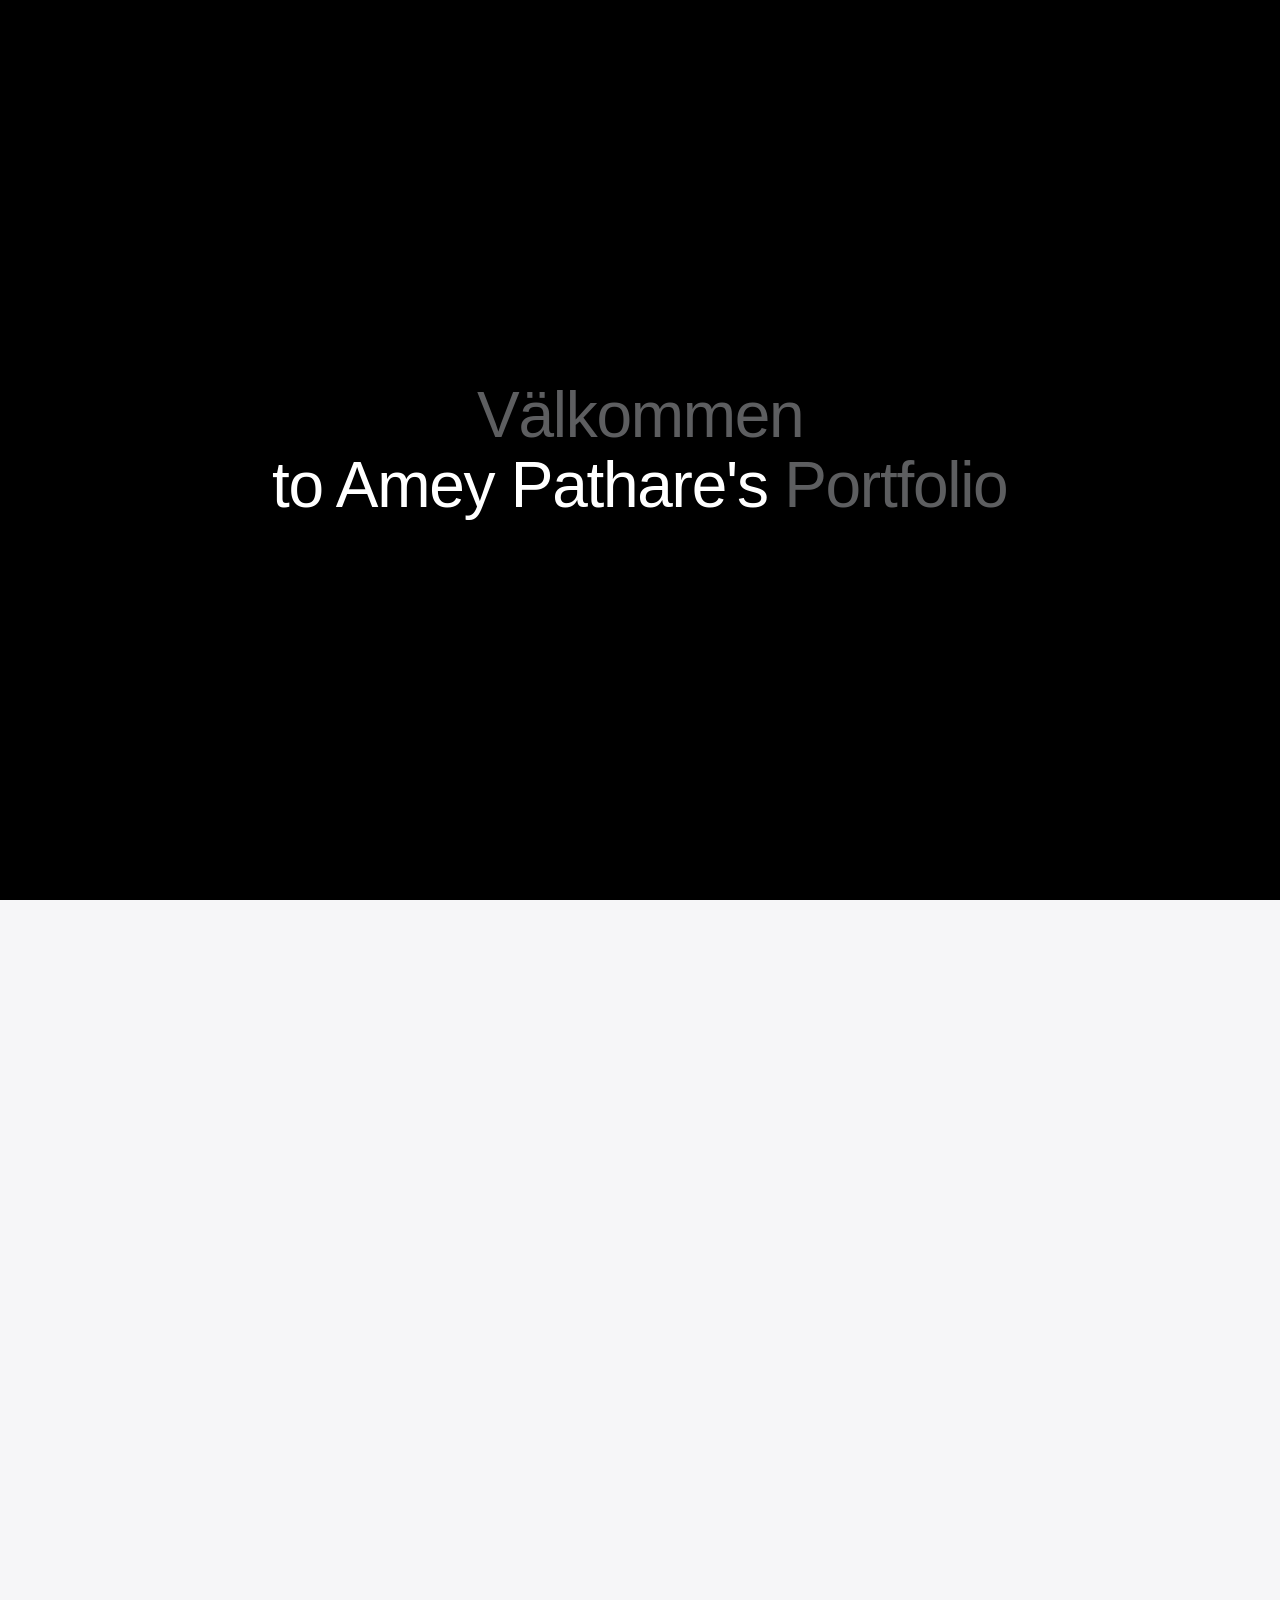
<file: index.html>
<!DOCTYPE html>
<html lang="en">
  <head>
    <meta charset="UTF-8" />

    <!-- ===== Favicon ===== -->
    <link rel="icon" type="image/png" href="/images/Fav_Icon_Logo.png" />
    <link rel="apple-touch-icon" href="/images/Fav_Icon_Logo.png" />

    <meta name="viewport" content="width=device-width, initial-scale=1.0" />
    <title>Portfolio | Amey Pathare</title>

    <!-- ===== Google Fonts ===== -->
    <link rel="preconnect" href="https://fonts.googleapis.com" />
    <link rel="preconnect" href="https://fonts.gstatic.com" crossorigin />
    <link
      href="https://fonts.googleapis.com/css2?family=DM+Sans:opsz,wght@9..40,100..1000&family=Inter:opsz,wght@14..32,100..900&display=swap"
      rel="stylesheet"
    />

    <!-- ===== Font Awesome ===== -->
    <link
      rel="stylesheet"
      href="https://cdnjs.cloudflare.com/ajax/libs/font-awesome/6.0.0-beta3/css/all.min.css"
    />

    <!-- ===== Microsoft Clarity ===== -->
    <script type="text/javascript">
      (function (c, l, a, r, i, t, y) {
        c[a] = c[a] || function () { (c[a].q = c[a].q || []).push(arguments) };
        t = l.createElement(r); t.async = 1; t.src = "https://www.clarity.ms/tag/" + i;
        y = l.getElementsByTagName(r)[0]; y.parentNode.insertBefore(t, y);
      })(window, document, "clarity", "script", "xxxxxxxxxx");
    </script>
    <script type="module" crossorigin src="/assets/index-CAOXFPjb.js"></script>
    <link rel="stylesheet" crossorigin href="/assets/index-CI3hJmlB.css">
  </head>
  <body>
    <div id="root"></div>
  </body>
</html>
</file>
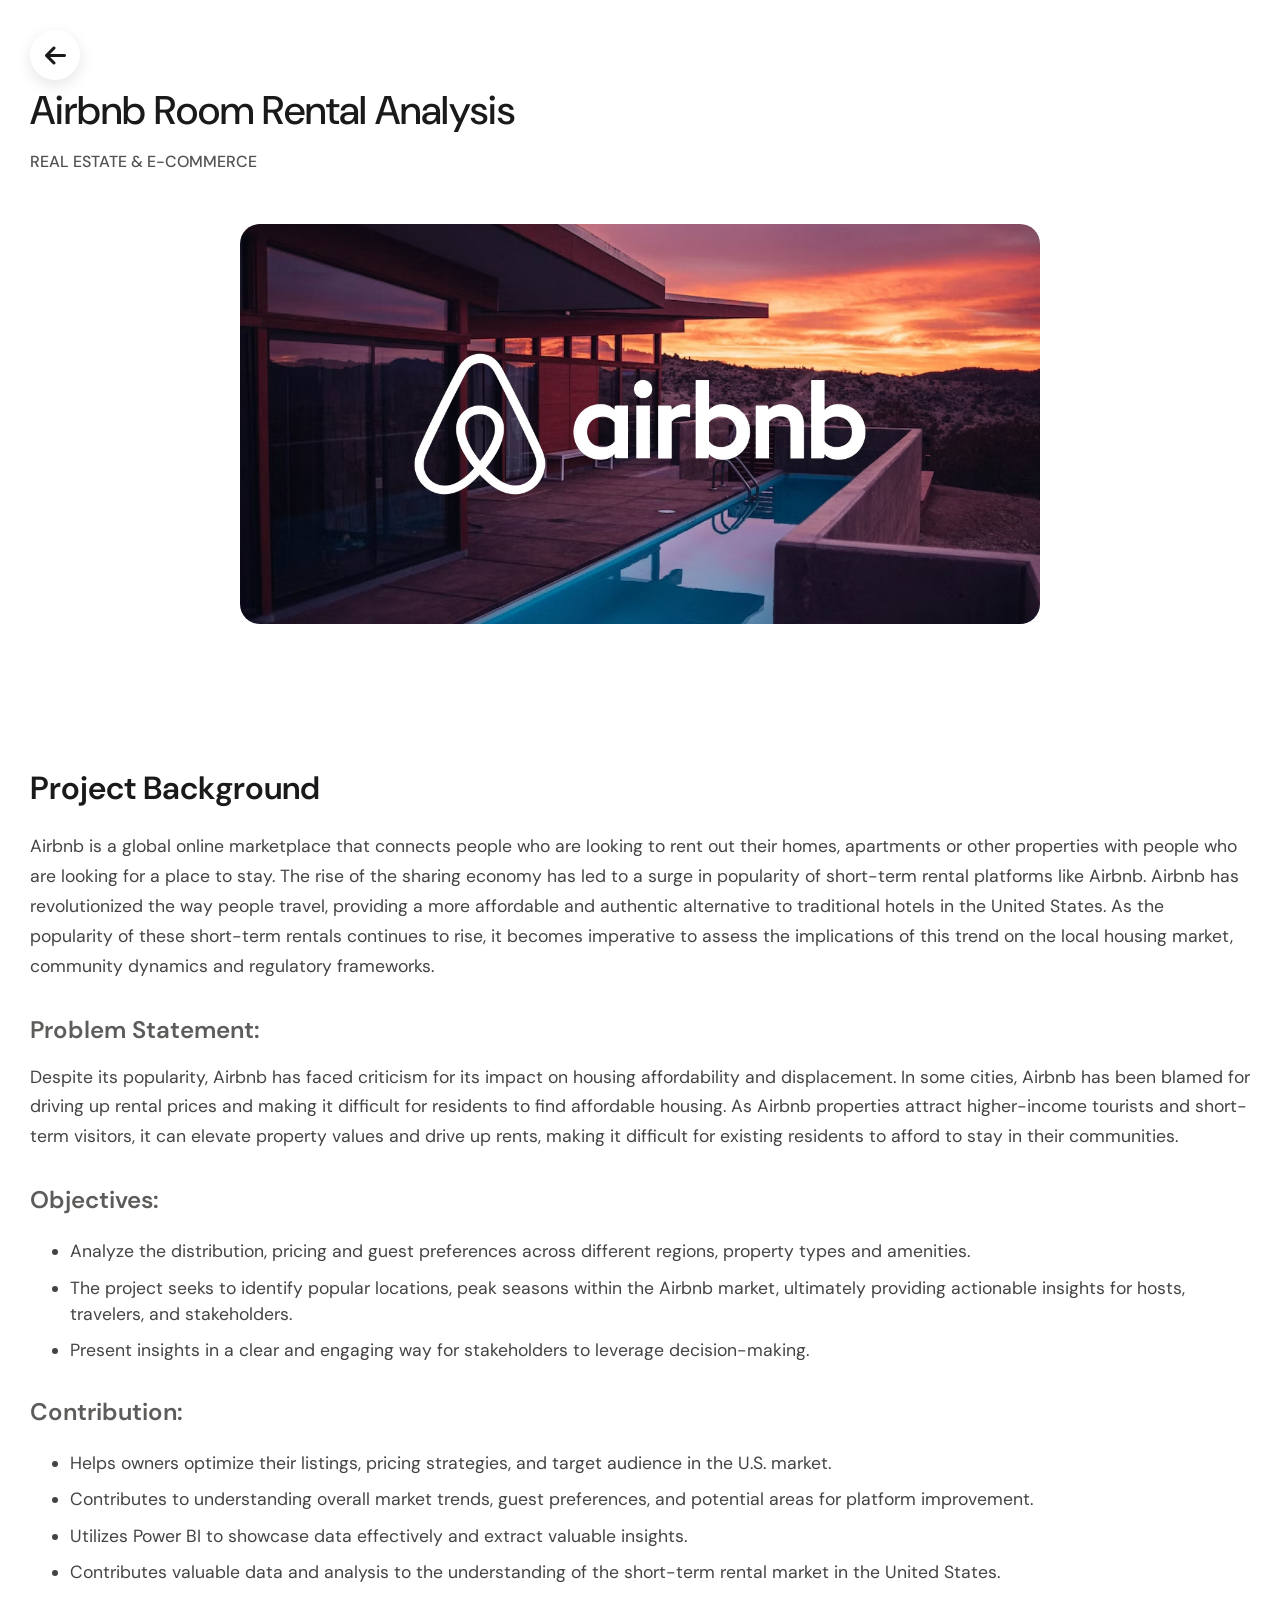
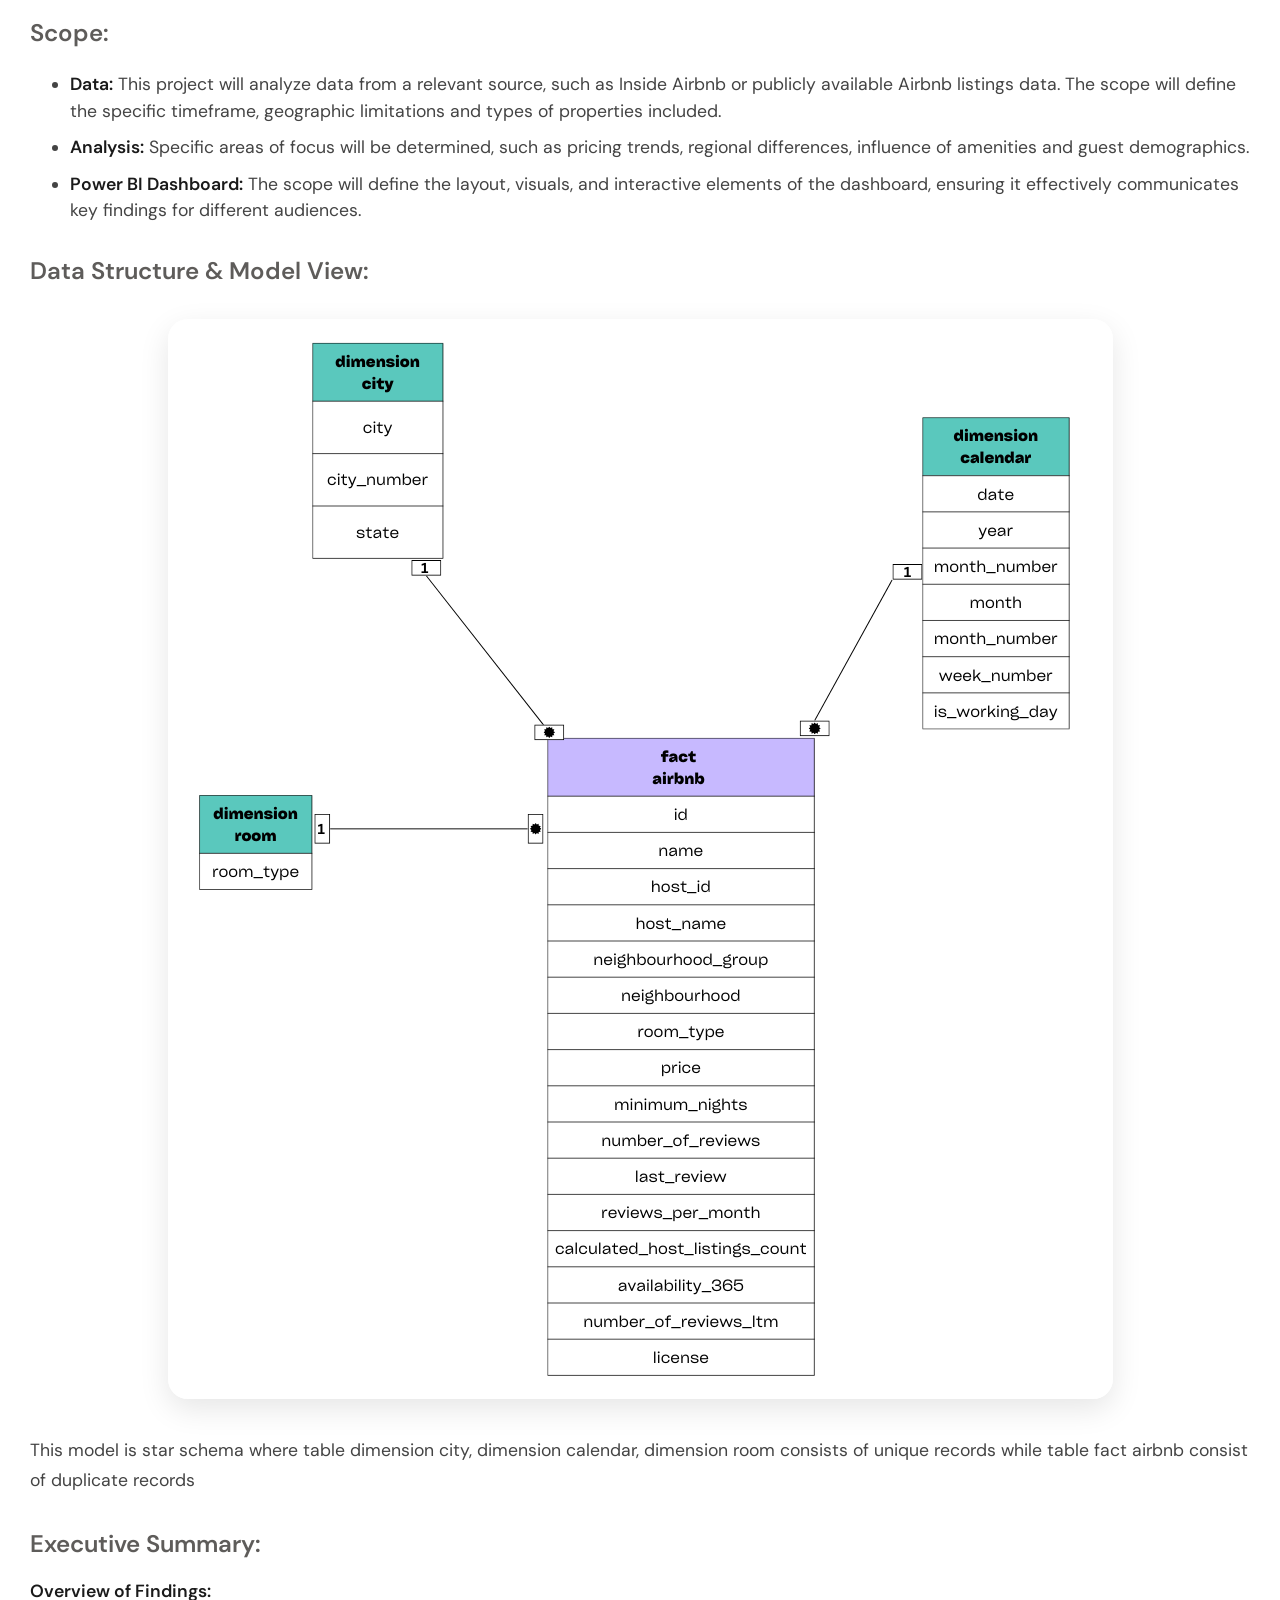
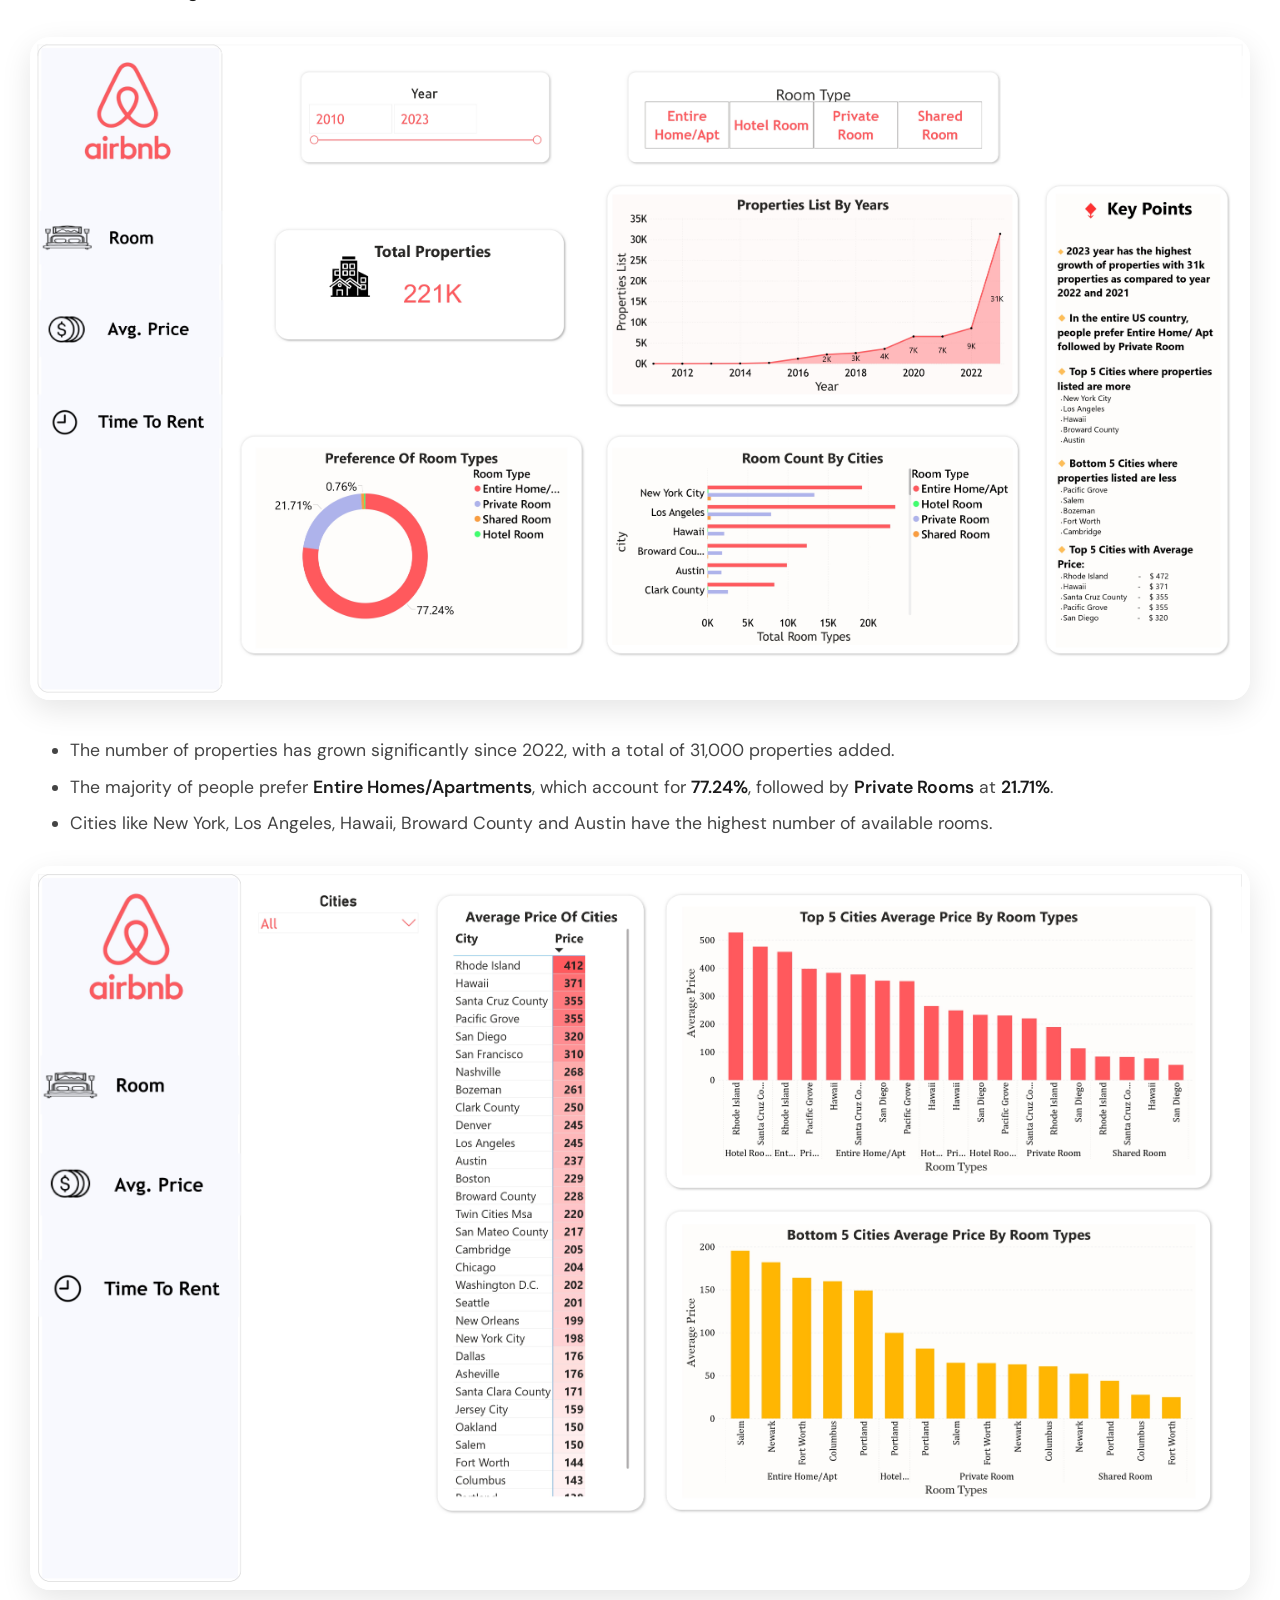
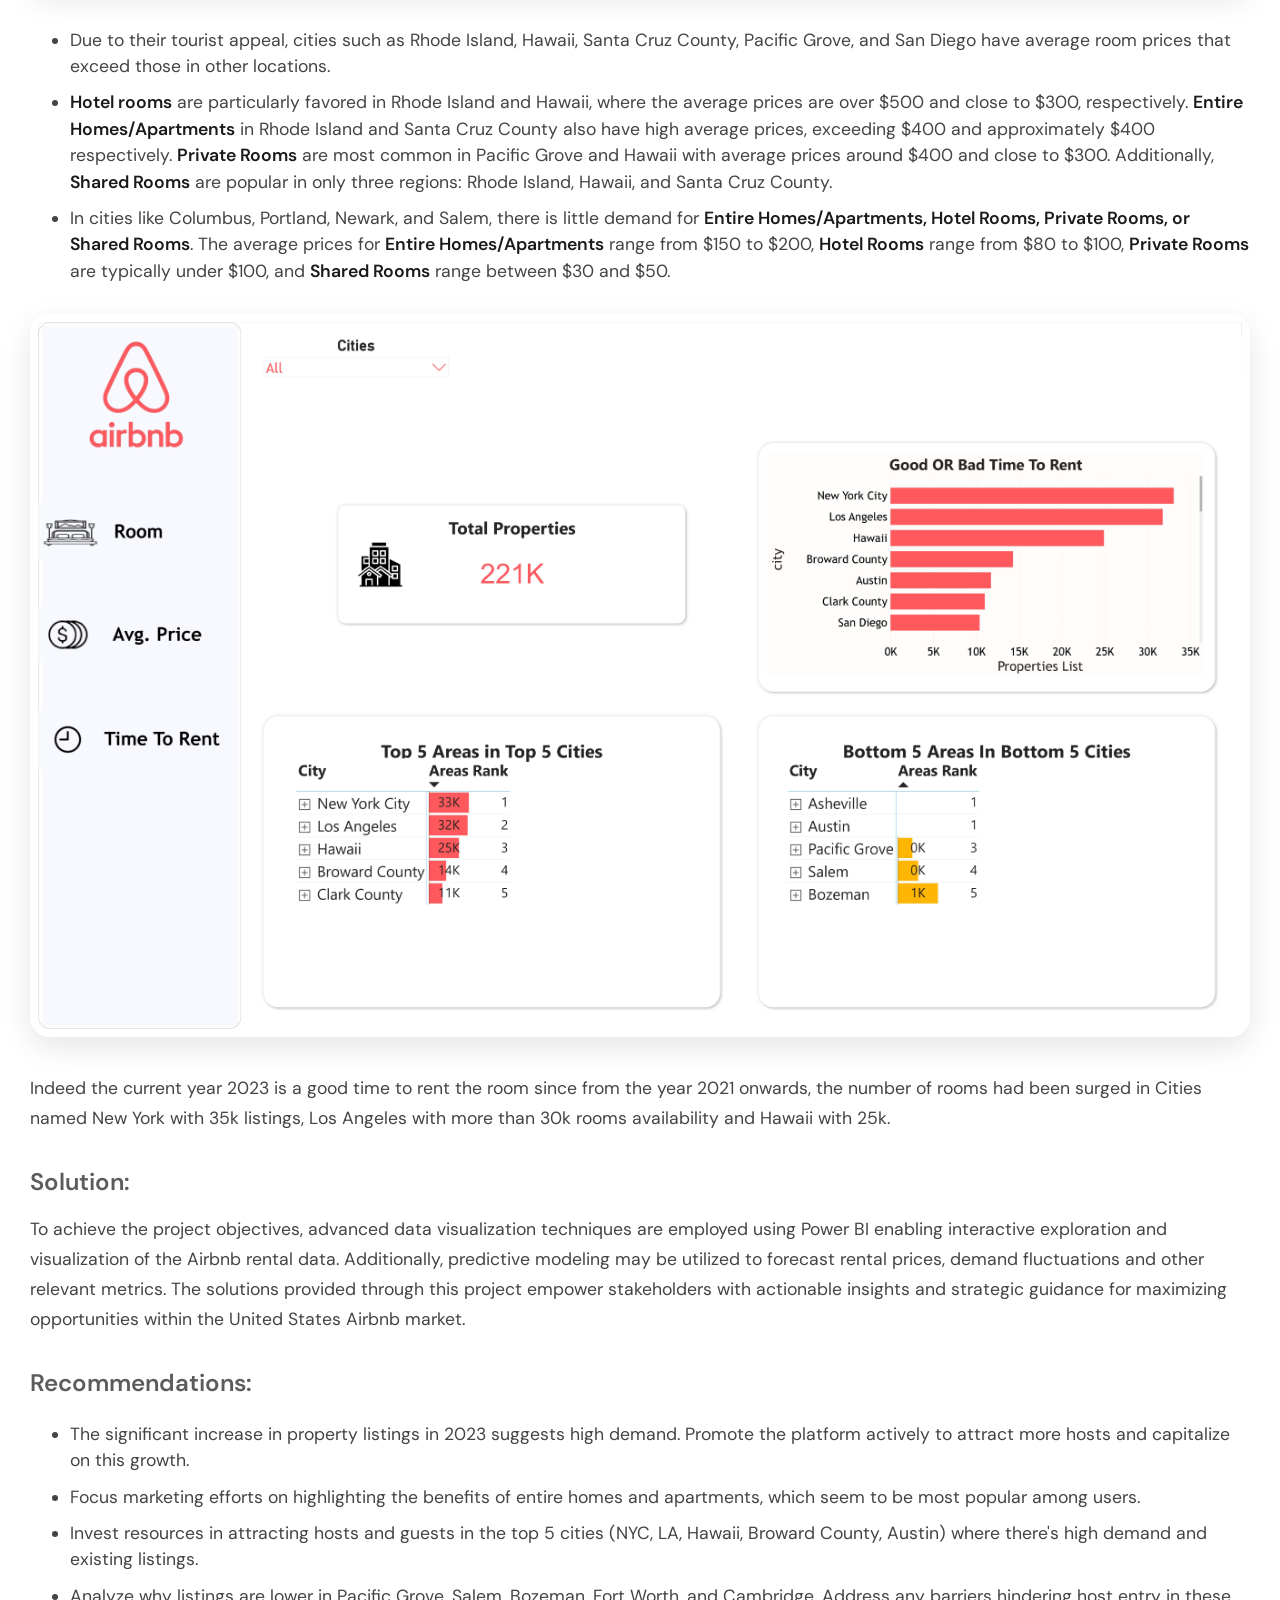
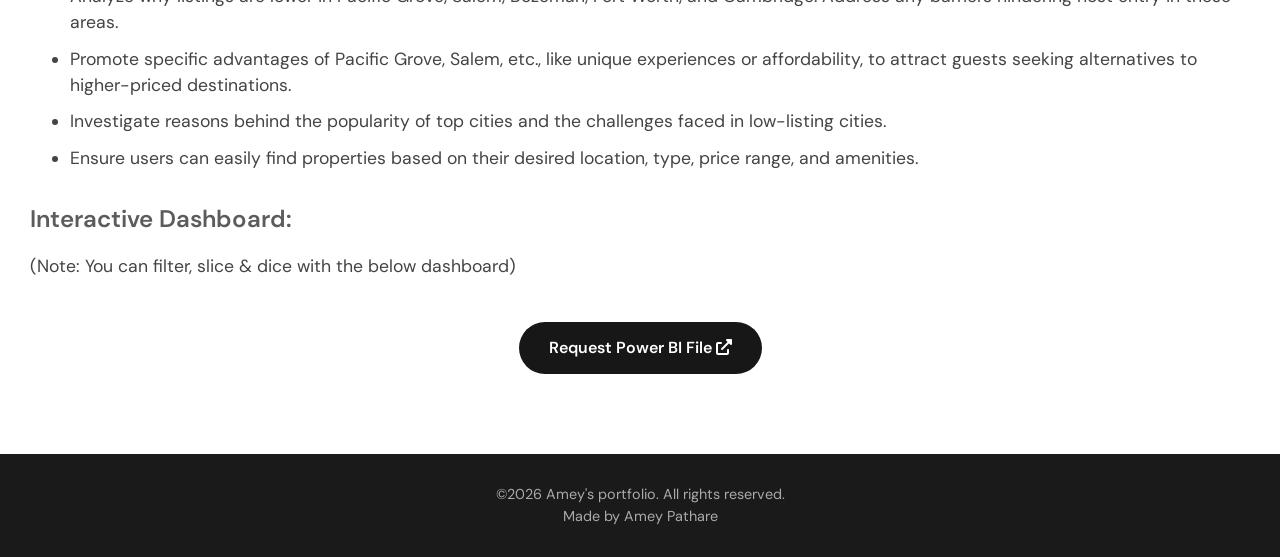
<file: airbnb.html>
<!DOCTYPE html>
<html lang="en">
<head>
    <meta charset="UTF-8">
    <meta name="viewport" content="width=device-width, initial-scale=1.0">
    <link rel="icon" type="image/png" href="images/Fav_Icon_Logo.png">
    <title>Airbnb Room Rental Analysis</title>
    <!-- Google Fonts -->
    <link rel="preconnect" href="https://fonts.googleapis.com">
    <link rel="preconnect" href="https://fonts.gstatic.com" crossorigin>
    <link href="https://fonts.googleapis.com/css2?family=DM+Sans:opsz,wght@9..40,100..1000&family=Inter:opsz,wght@14..32,100..900&display=swap" rel="stylesheet">
    <!-- Font Awesome -->
    <link rel="stylesheet" href="https://cdnjs.cloudflare.com/ajax/libs/font-awesome/6.0.0-beta3/css/all.min.css">
    <style>
        * {
            margin: 0;
            padding: 0;
            box-sizing: border-box;
        }

        body {
            font-family: 'DM Sans', 'Inter', sans-serif;
            background: #F5F5F5;
            color: #1A1A1A;
            line-height: 1.5;
        }

        .container {
            max-width: 1280px;
            margin: 0 auto;
            padding: 0 30px;
        }

        /* Back button */
        .back-button {
            position: absolute;
            top: 30px;
            left: 30px;
            z-index: 10;
        }

        .back-button a {
            display: flex;
            align-items: center;
            justify-content: center;
            width: 50px;
            height: 50px;
            background: white;
            border-radius: 50%;
            box-shadow: 0 5px 15px rgba(0,0,0,0.1);
            color: #1A1A1A;
            font-size: 1.5rem;
            transition: all 0.3s ease;
            text-decoration: none;
        }

        .back-button a:hover {
            background: #545252;
            color: white;
            transform: translateX(-3px);
        }

        /* Property Hero */
        .property-hero {
            padding: 80px 0 20px;
            background: rgb(255, 255, 255);
        }

        .property-title {
            font-size: 2.5rem;
            font-weight: 500;
            margin-bottom: 10px;
        }

        .property-location {
            color: #545252;
            font-weight: 500;
            margin-bottom: 30px;
        }

        /* Main Image */
        .image-section {
            background: white;
            padding: 0 0 40px;
        }

        .main-image img {
            width: 100%;
            height: auto;
            border-radius: 20px;
            display: block;
        }

        /* Project Details Section */
        .project-details {
            padding: 60px 0;
            background: white;
        }

        .project-details h2 {
            font-size: 2rem;
            font-weight: 600;
            margin: 40px 0 20px;
        }

        .project-details h3 {
            font-size: 1.5rem;
            font-weight: 600;
            margin: 30px 0 15px;
            color: #5e5c5a;
        }

        .project-details p {
            color: #444;
            font-size: 1.1rem;
            line-height: 1.7;
            margin-bottom: 20px;
        }

        .project-details strong {
            font-weight: 600;
            color: #1A1A1A;
        }

        .project-details ul {
            margin: 20px 0;
            padding-left: 40px;
        }

        .project-details li {
            font-size: 1.1rem;
            color: #444;
            margin-bottom: 10px;
        }

        .project-image {
            margin: 30px 0;
            text-align: center;
        }

        .project-image img {
            max-width: 100%;
            height: auto;
            border-radius: 20px;
            box-shadow: 0 10px 30px rgba(0,0,0,0.1);
        }

        .dashboard-link {
            margin: 40px 0 20px;
            text-align: center;
        }

        .dashboard-link a {
            display: inline-block;
            background: #171717;
            color: white;
            padding: 14px 30px;
            border-radius: 40px;
            text-decoration: none;
            font-weight: 600;
            transition: all 0.3s;
        }

        .dashboard-link a:hover {
            background: #545252;
            transform: translateY(-2px);
        }

        /* Footer */
        .site-footer {
            background: #1A1A1A;
            color: #aaa;
            text-align: center;
            padding: 30px 0;
            font-size: 0.9rem;
        }

        /* Responsive */
        @media (max-width: 768px) {
            .back-button {
                top: 15px;
                left: 15px;
            }
        }

        .main-image img {
            width: 100%;
            max-width: 800px;    /* optional limit */
            height: 400px;       /* fixed height */
            object-fit: cover;   /* crops to fill the box without stretching */
            border-radius: 20px;
            display: block;
            margin: 0 auto;      /* centers if max-width is set */
        }
    </style>
</head>
<body>
    <!-- Back button to return to index.html#projects -->
    <div class="back-button">
        <a href="/#projects-0" onclick="event.preventDefault(); goBackToPortfolio(0);" title="Back to projects">
            <i class="fas fa-arrow-left"></i>
        </a>
    </div>

    <main>
        <!-- Property Title -->
        <section class="property-hero">
            <div class="container">
                <h1 class="property-title">Airbnb Room Rental Analysis</h1>
                <p class="property-location">REAL ESTATE & E-COMMERCE</p>
            </div>
        </section>

        <!-- Main Image -->
        <section class="image-section">
            <div class="container">
                <div class="main-image">
                    <img src="images/airbnb.jpg" alt="Main Project Image">
                </div>
            </div>
        </section>

        <!-- Project Details -->
        <section class="project-details">
            <div class="container">
                <h2>Project Background</h2>
                <p>Airbnb is a global online marketplace that connects people who are looking to rent out their homes, apartments or other properties with people who are looking for a place to stay. The rise of the sharing economy has led to a surge in popularity of short-term rental platforms like Airbnb. Airbnb has revolutionized the way people travel, providing a more affordable and authentic alternative to traditional hotels in the United States. As the popularity of these short-term rentals continues to rise, it becomes imperative to assess the implications of this trend on the local housing market, community dynamics and regulatory frameworks.</p>

                <h3>Problem Statement:</h3>
                <p>Despite its popularity, Airbnb has faced criticism for its impact on housing affordability and displacement. In some cities, Airbnb has been blamed for driving up rental prices and making it difficult for residents to find affordable housing. As Airbnb properties attract higher-income tourists and short-term visitors, it can elevate property values and drive up rents, making it difficult for existing residents to afford to stay in their communities.</p>

                <h3>Objectives:</h3>
                <ul>
                    <li>Analyze the distribution, pricing and guest preferences across different regions, property types and amenities.</li>
                    <li>The project seeks to identify popular locations, peak seasons within the Airbnb market, ultimately providing actionable insights for hosts, travelers, and stakeholders.</li>
                    <li>Present insights in a clear and engaging way for stakeholders to leverage decision-making.</li>
                </ul>

                <h3>Contribution:</h3>
                <ul>
                    <li>Helps owners optimize their listings, pricing strategies, and target audience in the U.S. market.</li>
                    <li>Contributes to understanding overall market trends, guest preferences, and potential areas for platform improvement.</li>
                    <li>Utilizes Power BI to showcase data effectively and extract valuable insights.</li>
                    <li>Contributes valuable data and analysis to the understanding of the short-term rental market in the United States.</li>
                </ul>

                <h3>Scope:</h3>
                <ul>
                    <li><strong>Data:</strong> This project will analyze data from a relevant source, such as Inside Airbnb or publicly available Airbnb listings data. The scope will define the specific timeframe, geographic limitations and types of properties included.</li>
                    <li><strong>Analysis:</strong> Specific areas of focus will be determined, such as pricing trends, regional differences, influence of amenities and guest demographics.</li>
                    <li><strong>Power BI Dashboard:</strong> The scope will define the layout, visuals, and interactive elements of the dashboard, ensuring it effectively communicates key findings for different audiences.</li>
                </ul>

                <h3>Data Structure & Model View:</h3>
                <div class="project-image">
                    <img src="images/Entity_Relationship.png" alt="Star Schema">
                </div>

                <p>This model is star schema where table dimension city, dimension calendar, dimension room consists of unique records while table fact airbnb consist of duplicate records</p>

                <h3>Executive Summary:</h3>
                <p><strong>Overview of Findings:</strong></p>
                <div class="project-image">
                    <img src="images/Airbnb_page-0001.jpg" alt="Properties growth chart">
                </div>
                <ul>
                    <li>The number of properties has grown significantly since 2022, with a total of 31,000 properties added.</li>
                    <li>The majority of people prefer <strong>Entire Homes/Apartments</strong>, which account for <strong>77.24%</strong>, followed by <strong>Private Rooms</strong> at <strong>21.71%</strong>.</li>
                    <li>Cities like New York, Los Angeles, Hawaii, Broward County and Austin have the highest number of available rooms.</li>
                </ul>

                <div class="project-image">
                    <img src="images/Airbnb_page-0002.jpg" alt="Price comparison chart">
                </div>
                <ul>
                    <li>Due to their tourist appeal, cities such as Rhode Island, Hawaii, Santa Cruz County, Pacific Grove, and San Diego have average room prices that exceed those in other locations.</li>
                    <li><strong>Hotel rooms</strong> are particularly favored in Rhode Island and Hawaii, where the average prices are over $500 and close to $300, respectively. <strong>Entire Homes/Apartments</strong> in Rhode Island and Santa Cruz County also have high average prices, exceeding $400 and approximately $400 respectively. <strong>Private Rooms</strong> are most common in Pacific Grove and Hawaii with average prices around $400 and close to $300. Additionally, <strong>Shared Rooms</strong> are popular in only three regions: Rhode Island, Hawaii, and Santa Cruz County.</li>
                    <li>In cities like Columbus, Portland, Newark, and Salem, there is little demand for <strong>Entire Homes/Apartments, Hotel Rooms, Private Rooms, or Shared Rooms</strong>. The average prices for <strong>Entire Homes/Apartments</strong> range from $150 to $200, <strong>Hotel Rooms</strong> range from $80 to $100, <strong>Private Rooms</strong> are typically under $100, and <strong>Shared Rooms</strong> range between $30 and $50.</li>
                </ul>

                <div class="project-image">
                    <img src="images/Airbnb_page-0003.jpg" alt="City listings trend">
                </div>
                <p>Indeed the current year 2023 is a good time to rent the room since from the year 2021 onwards, the number of rooms had been surged in Cities named New York with 35k listings, Los Angeles with more than 30k rooms availability and Hawaii with 25k.</p>

                <h3>Solution:</h3>
                <p>To achieve the project objectives, advanced data visualization techniques are employed using Power BI enabling interactive exploration and visualization of the Airbnb rental data. Additionally, predictive modeling may be utilized to forecast rental prices, demand fluctuations and other relevant metrics. The solutions provided through this project empower stakeholders with actionable insights and strategic guidance for maximizing opportunities within the United States Airbnb market.</p>

                <h3>Recommendations:</h3>
                <ul>
                    <li>The significant increase in property listings in 2023 suggests high demand. Promote the platform actively to attract more hosts and capitalize on this growth.</li>
                    <li>Focus marketing efforts on highlighting the benefits of entire homes and apartments, which seem to be most popular among users.</li>
                    <li>Invest resources in attracting hosts and guests in the top 5 cities (NYC, LA, Hawaii, Broward County, Austin) where there's high demand and existing listings.</li>
                    <li>Analyze why listings are lower in Pacific Grove, Salem, Bozeman, Fort Worth, and Cambridge. Address any barriers hindering host entry in these areas.</li>
                    <li>Promote specific advantages of Pacific Grove, Salem, etc., like unique experiences or affordability, to attract guests seeking alternatives to higher-priced destinations.</li>
                    <li>Investigate reasons behind the popularity of top cities and the challenges faced in low-listing cities.</li>
                    <li>Ensure users can easily find properties based on their desired location, type, price range, and amenities.</li>
                </ul>

                <h3>Interactive Dashboard:</h3>
                <p>(Note: You can filter, slice & dice with the below dashboard)</p>
                <div class="dashboard-link">
                    <a href="https://drive.google.com/file/d/1PZ5dBmV0-A9T-mxrRMJmYanRHbJ9RwR6/view?usp=sharing" target="_blank" rel="noopener noreferrer">
                        Request Power BI File <i class="fas fa-external-link-alt"></i>
                    </a>
                </div>
            </div>
        </section>
    </main>

    <footer class="site-footer">
        <div class="container">
            <p>©2026 Amey's portfolio. All rights reserved.<br>Made by Amey Pathare</p>
        </div>
    </footer>

    <script>
    function goBackToPortfolio(projectIndex) {
      if (window.history.length > 1) {
        let navigated = false;
        window.addEventListener('pagehide', () => { navigated = true; }, { once: true });
        window.history.back();
        setTimeout(() => {
          if (!navigated) window.location.href = '/#projects-' + projectIndex;
        }, 300);
      } else {
        window.location.href = '/#projects-' + projectIndex;
      }
    }
    </script>
</body>
</html>
</file>
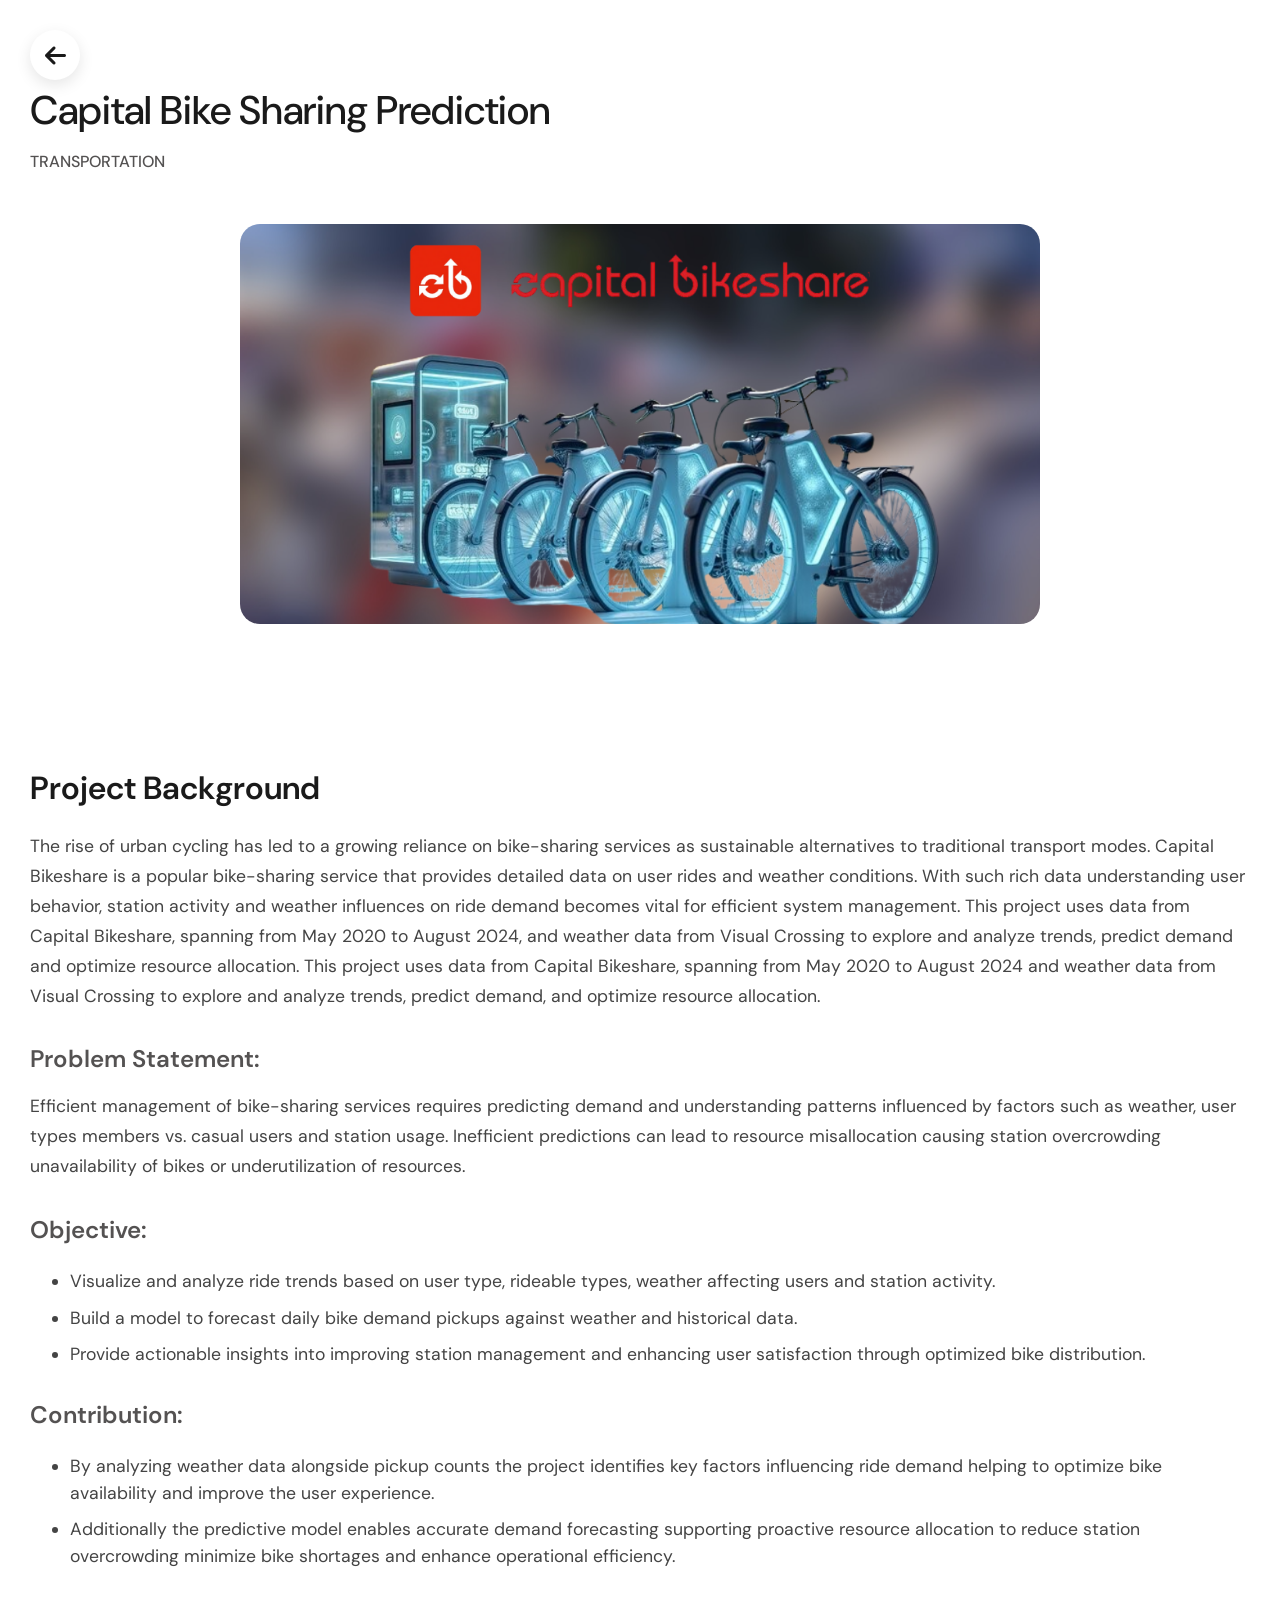
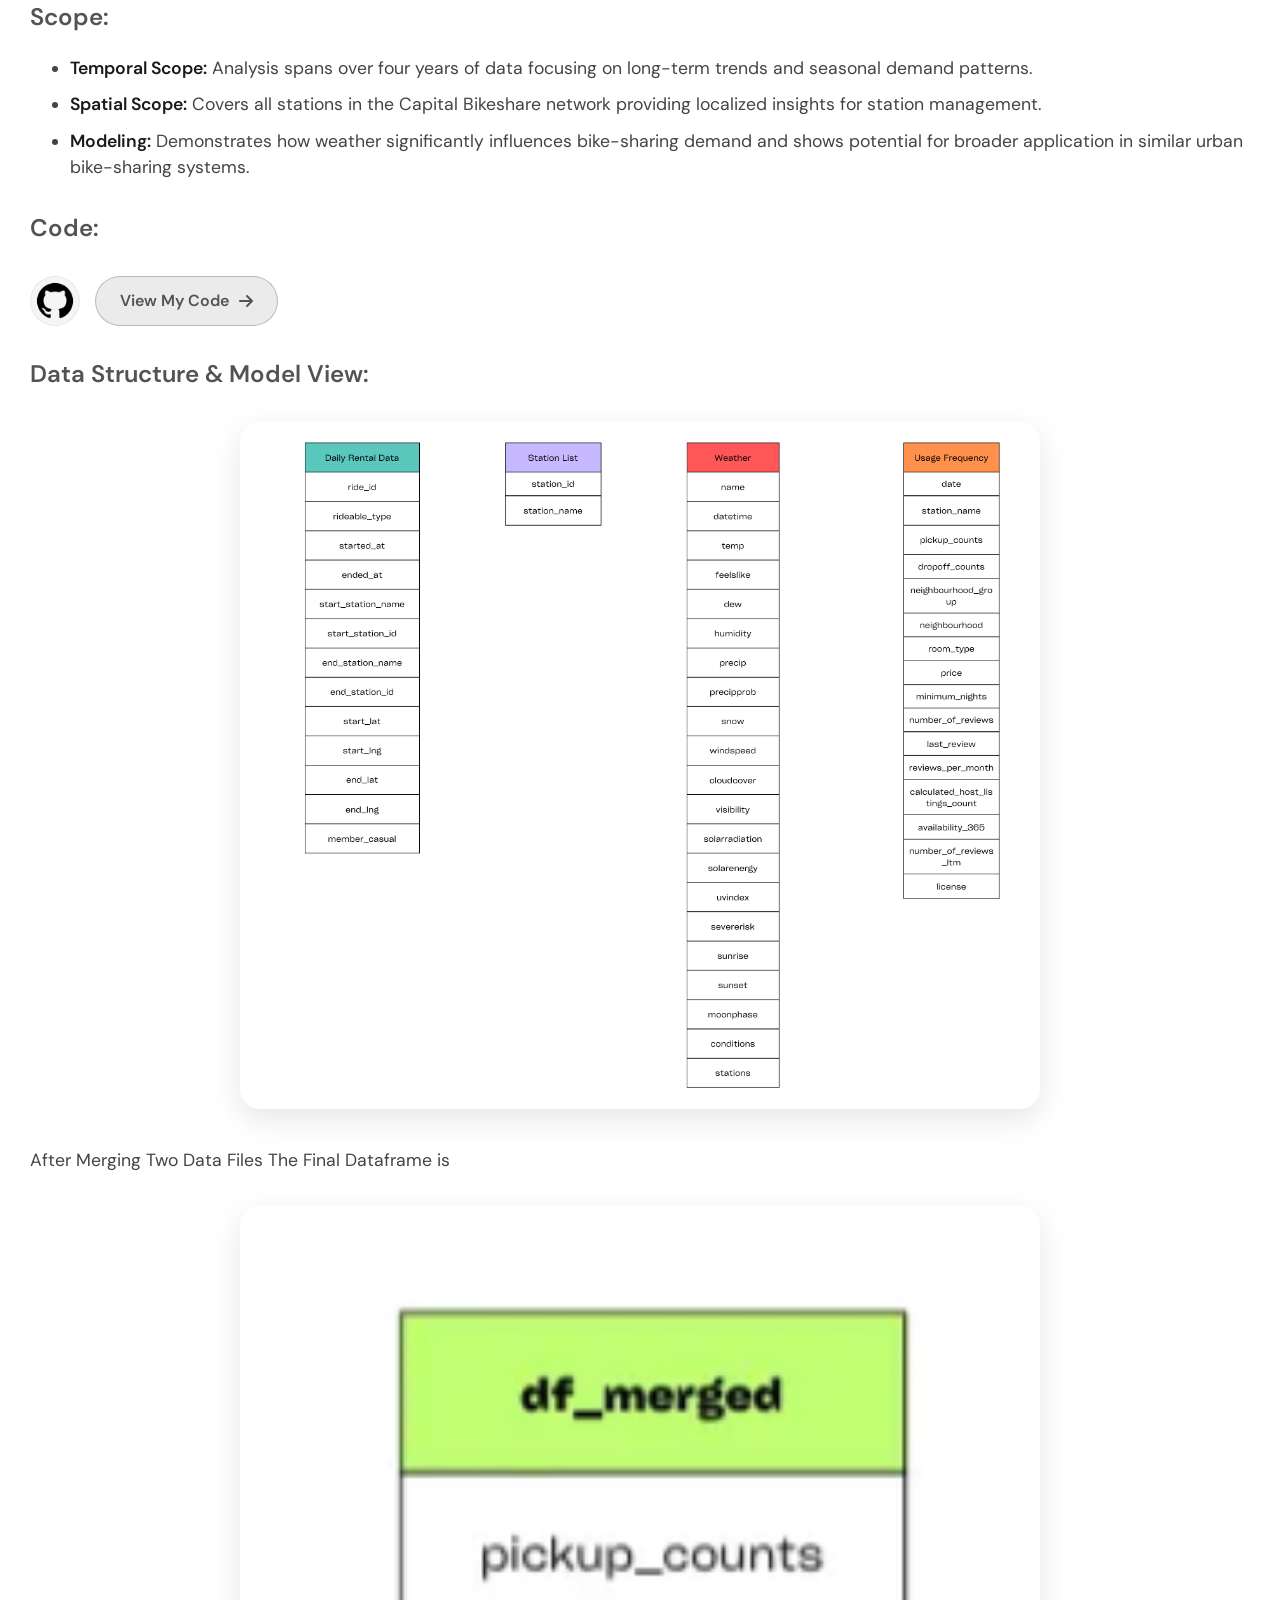
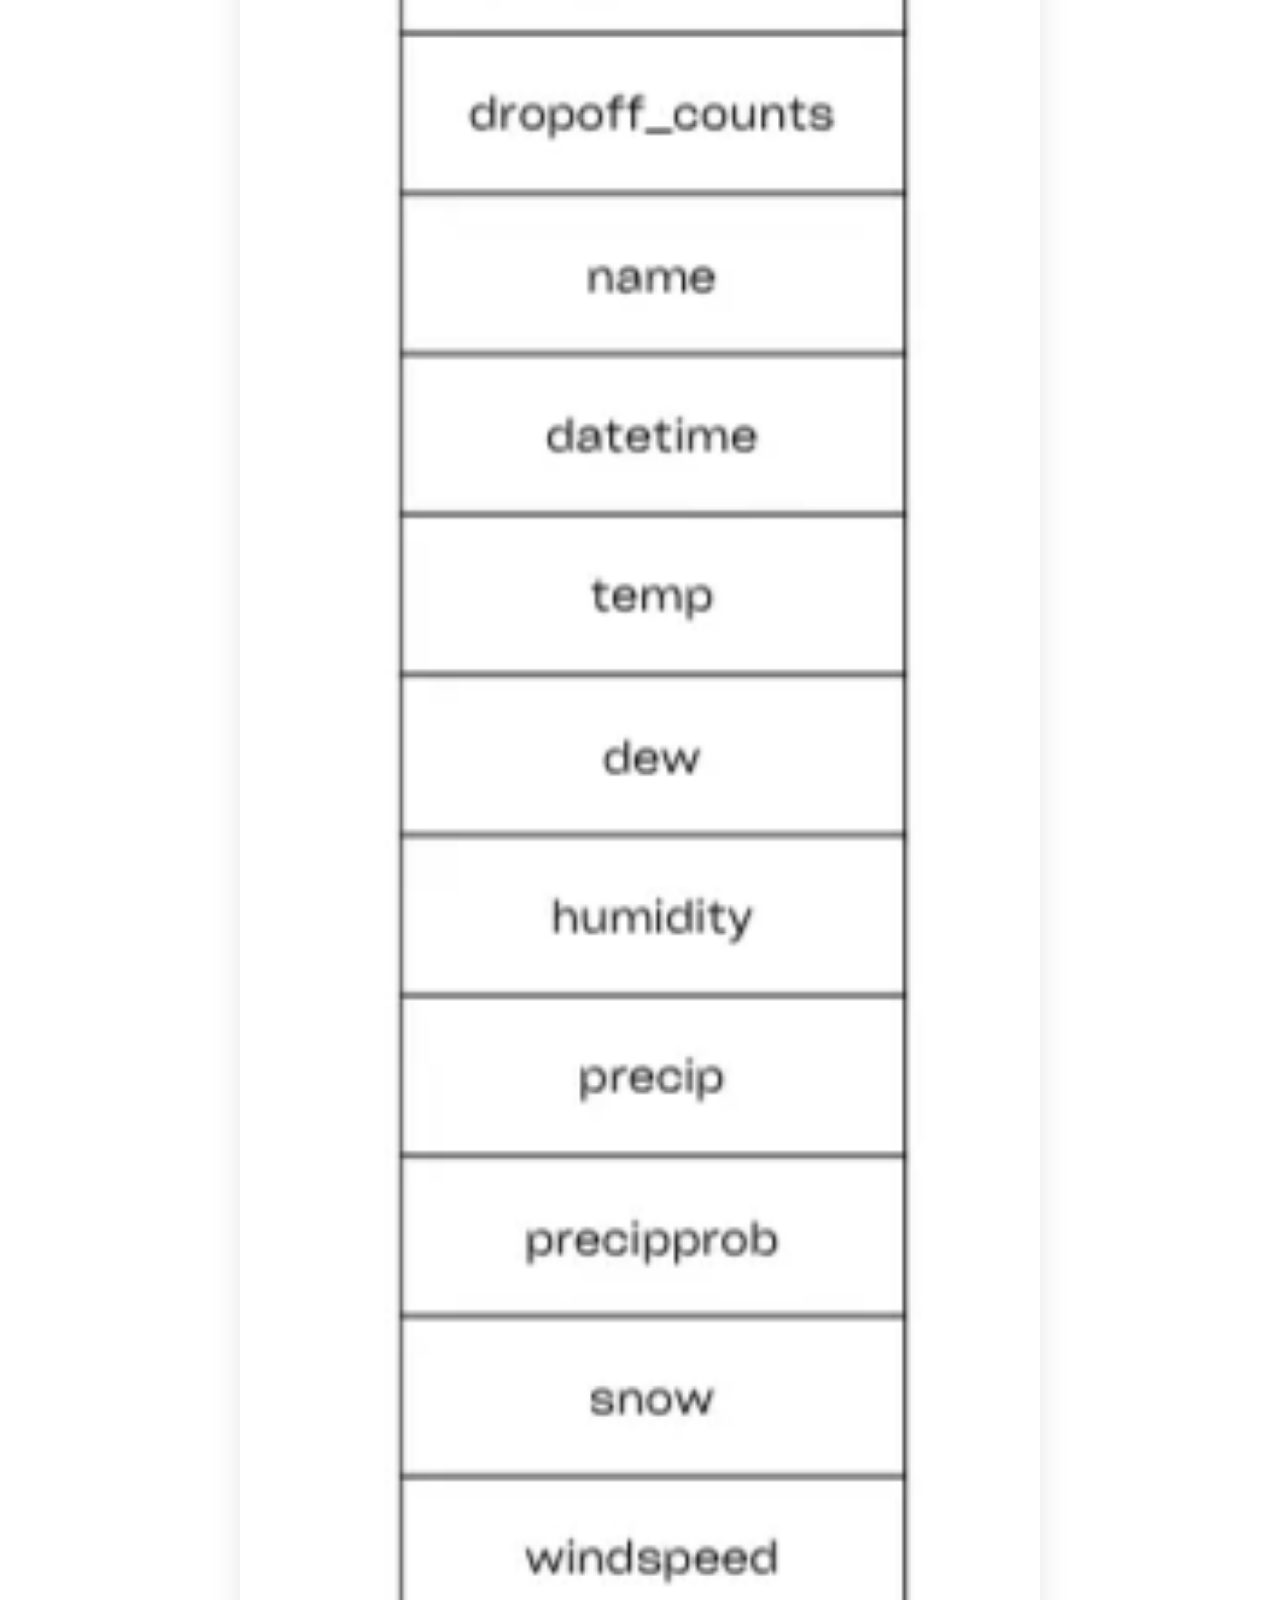
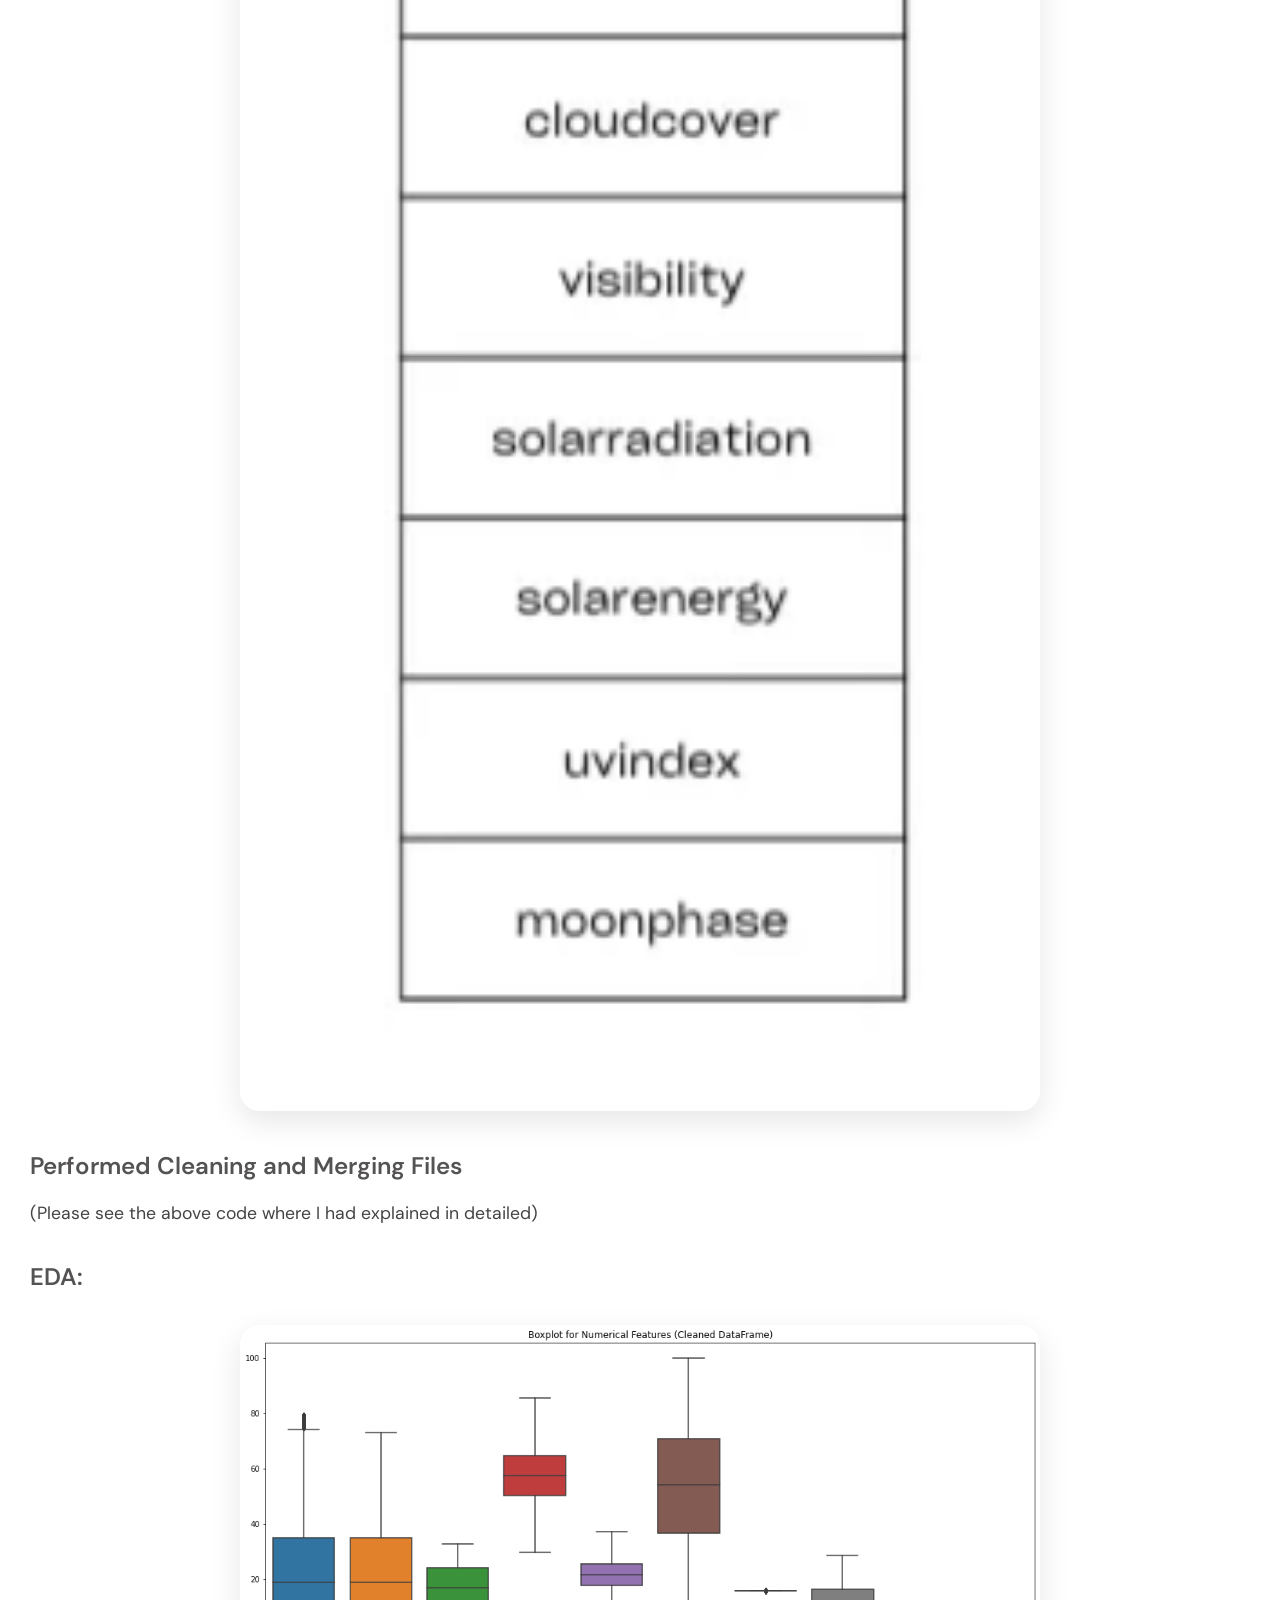
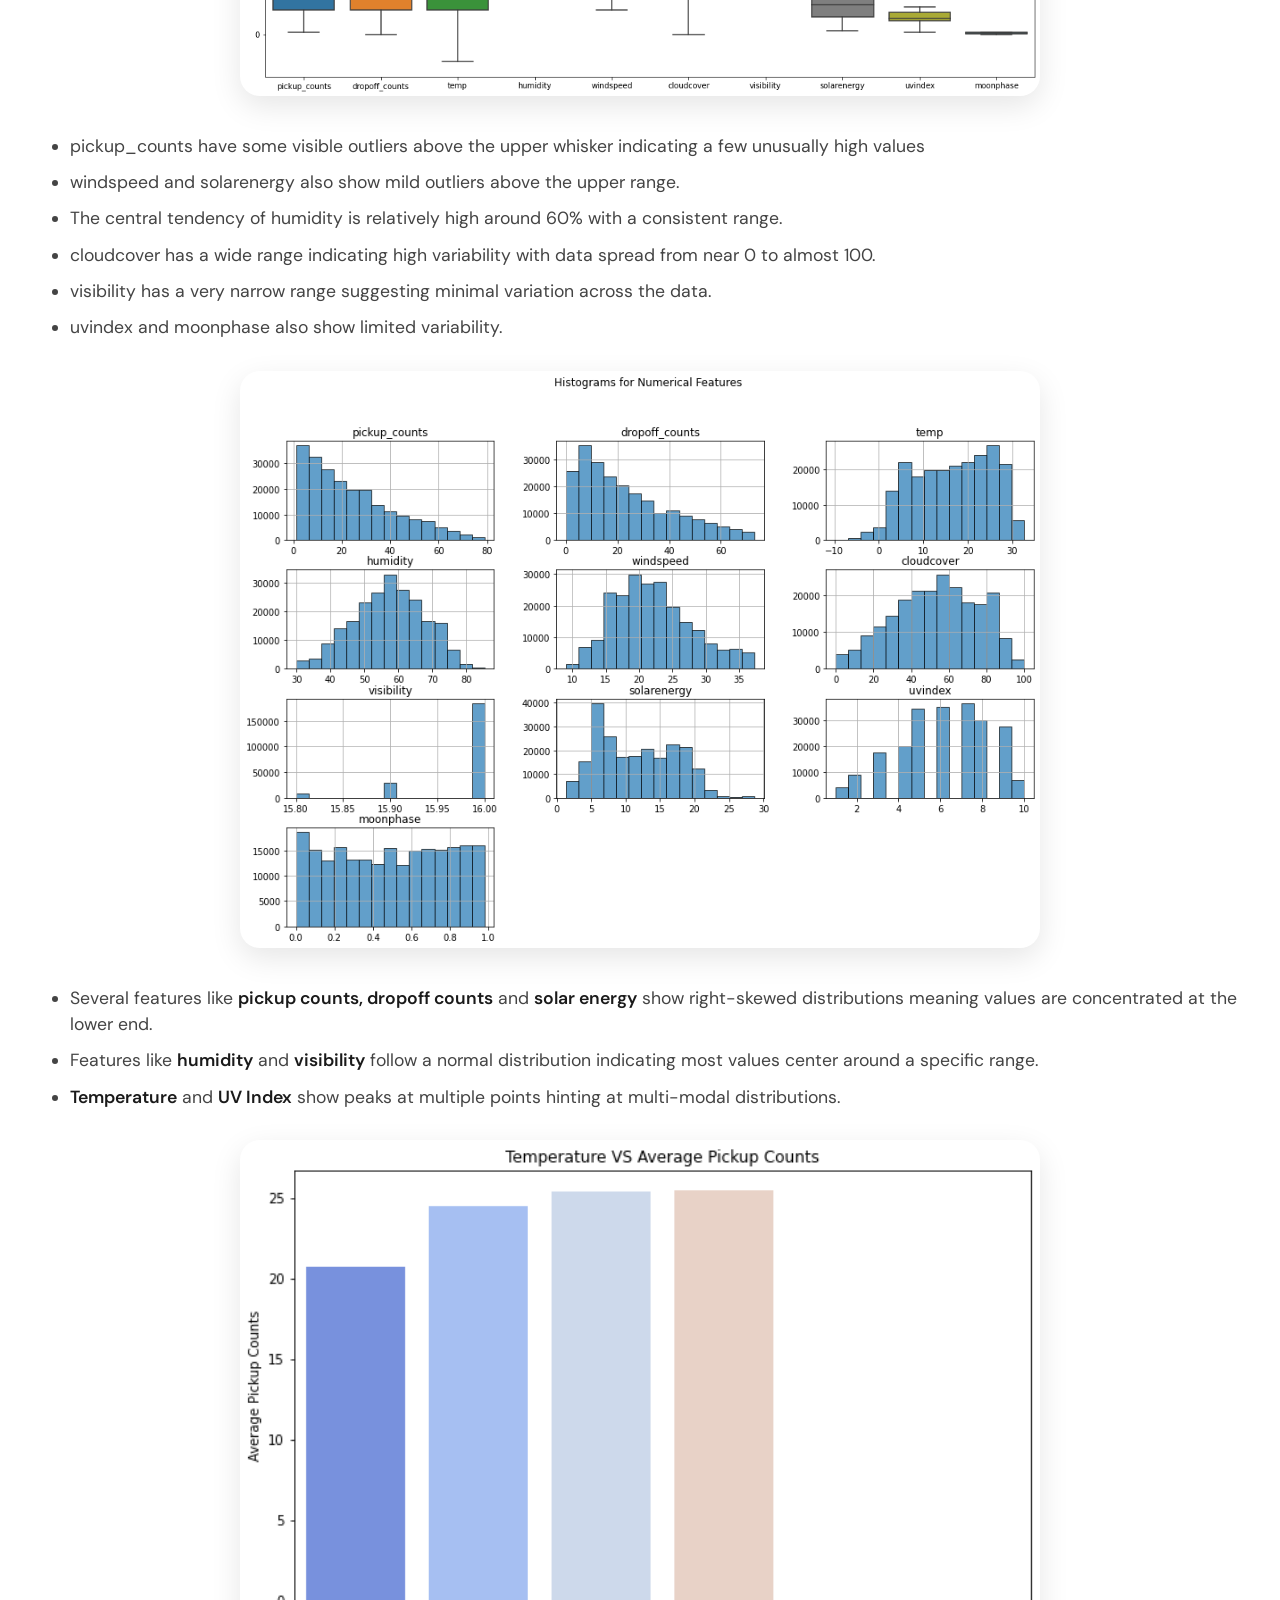
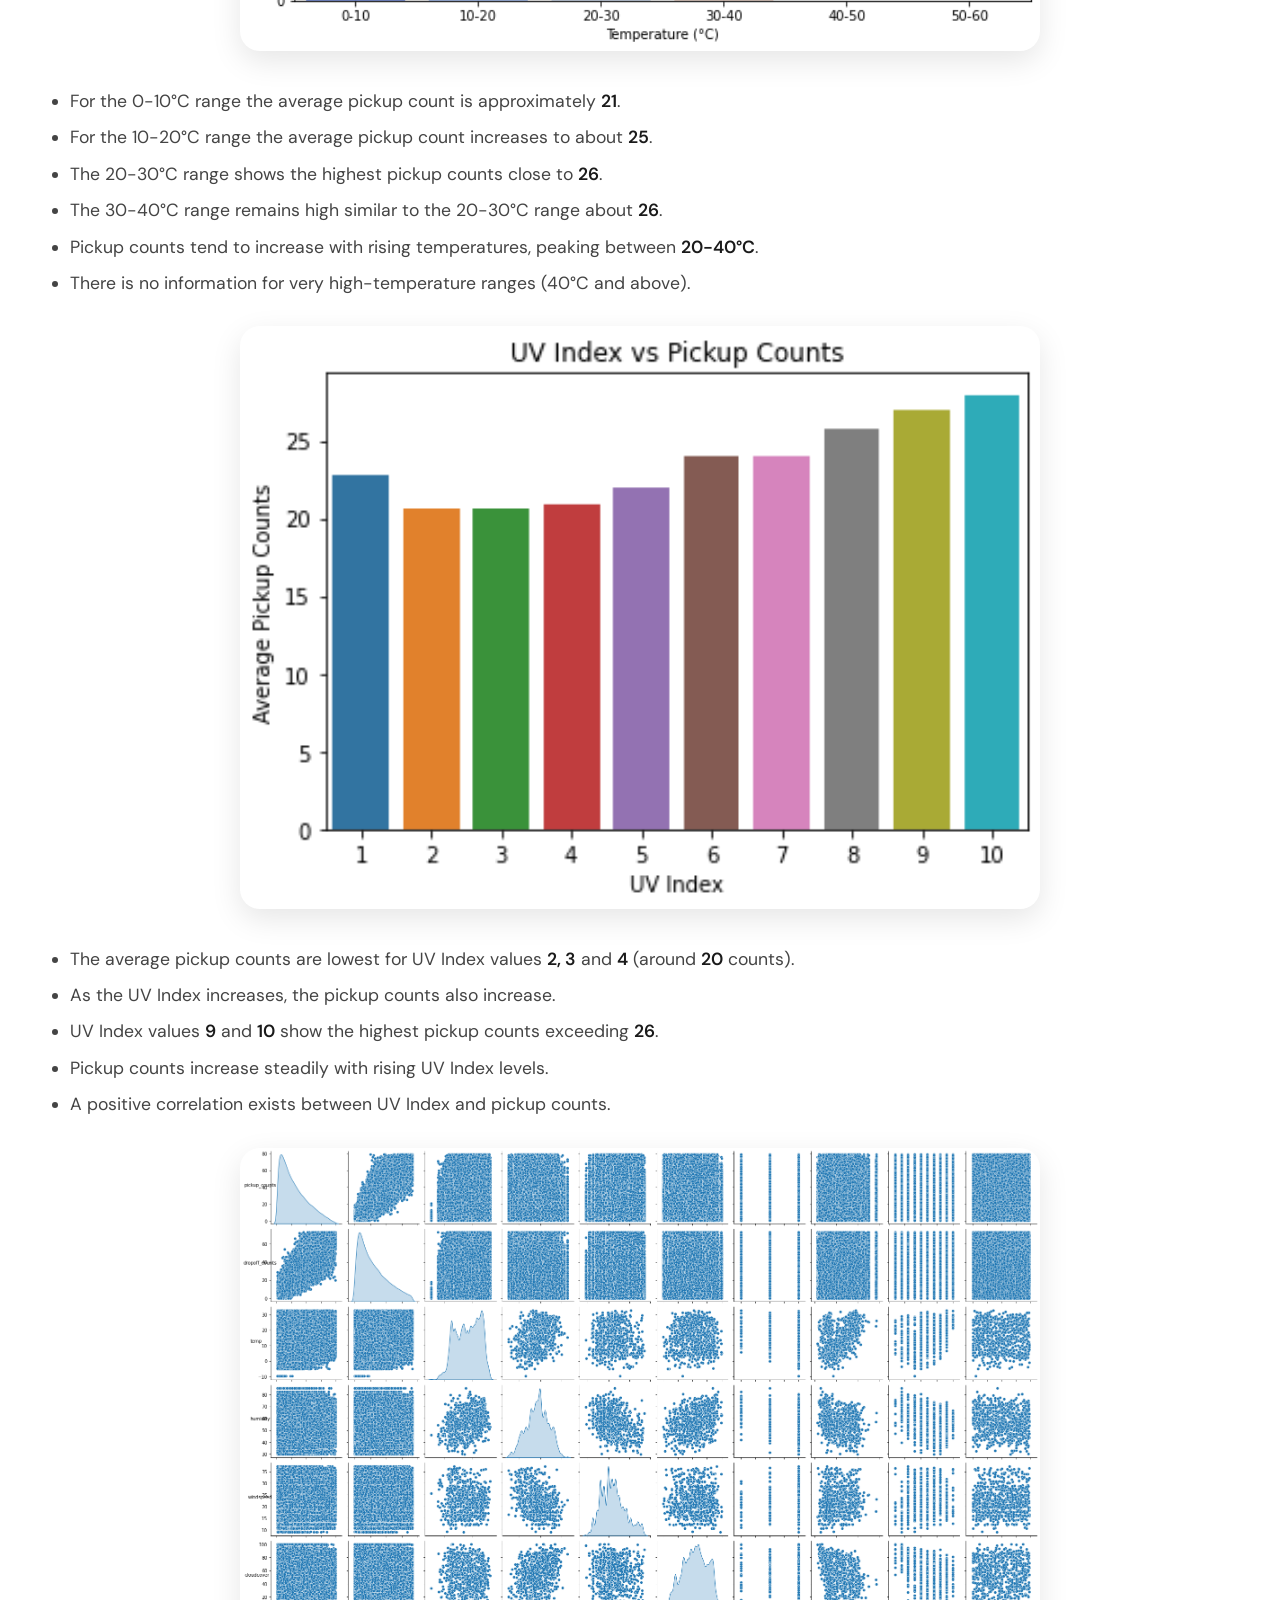
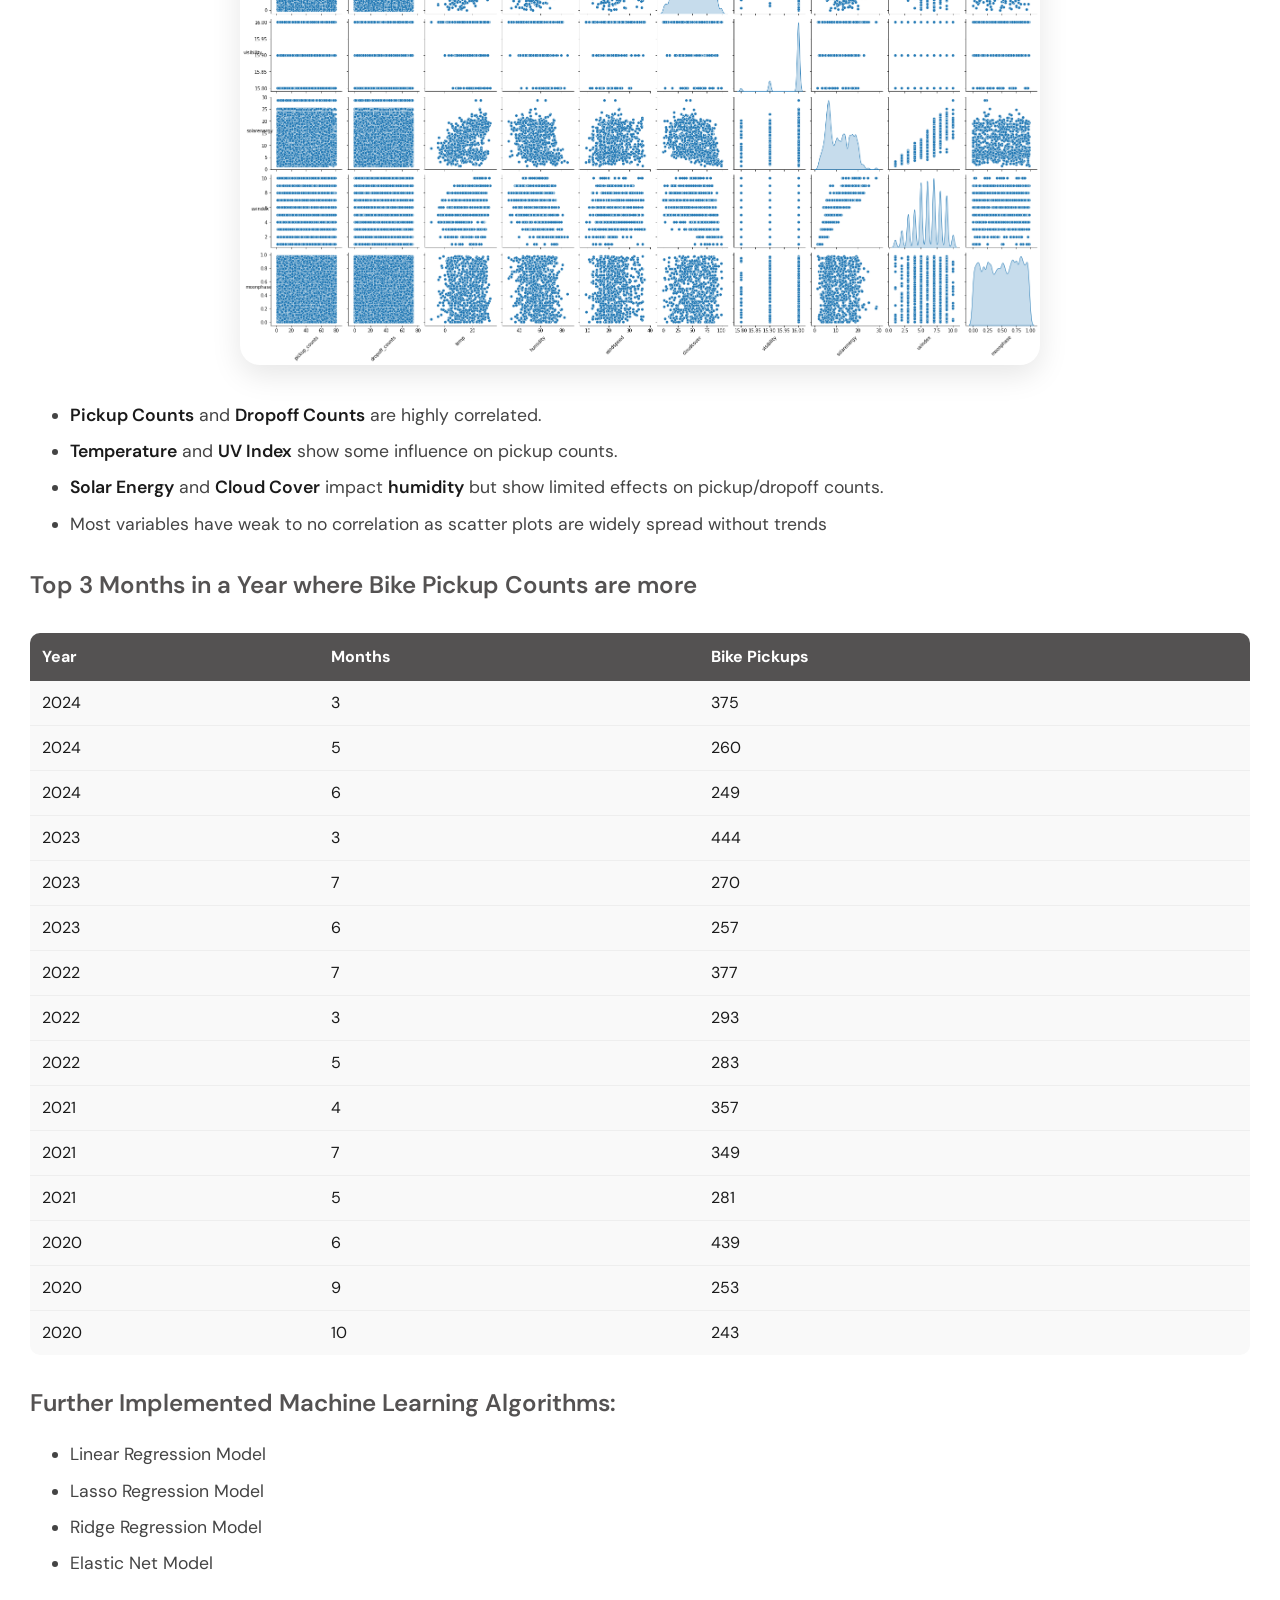
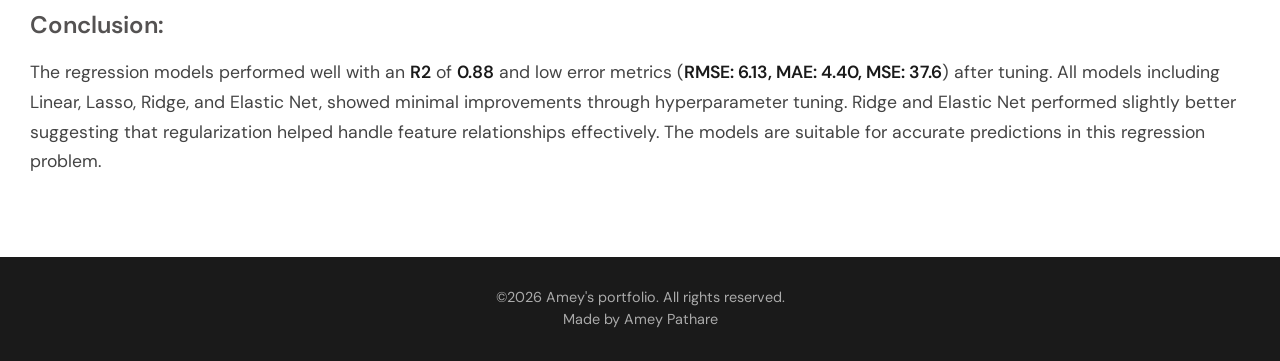
<file: bike_sharing.html>
<!DOCTYPE html>
<html lang="en">
<head>
    <meta charset="UTF-8">
    <meta name="viewport" content="width=device-width, initial-scale=1.0">
    <link rel="icon" type="image/png" href="images/Fav_Icon_Logo.png">
    <title>Capital Bike Sharing Prediction</title>
    <!-- Google Fonts -->
    <link rel="preconnect" href="https://fonts.googleapis.com">
    <link rel="preconnect" href="https://fonts.gstatic.com" crossorigin>
    <link href="https://fonts.googleapis.com/css2?family=DM+Sans:opsz,wght@9..40,100..1000&family=Inter:opsz,wght@14..32,100..900&display=swap" rel="stylesheet">
    <!-- Font Awesome -->
    <link rel="stylesheet" href="https://cdnjs.cloudflare.com/ajax/libs/font-awesome/6.0.0-beta3/css/all.min.css">
    <style>
        * {
            margin: 0;
            padding: 0;
            box-sizing: border-box;
        }

        body {
            font-family: 'DM Sans', 'Inter', sans-serif;
            background: #F5F5F5;
            color: #1A1A1A;
            line-height: 1.5;
        }

        .container {
            max-width: 1280px;
            margin: 0 auto;
            padding: 0 30px;
        }

        /* Back button */
        .back-button {
            position: absolute;
            top: 30px;
            left: 30px;
            z-index: 10;
        }

        .back-button a {
            display: flex;
            align-items: center;
            justify-content: center;
            width: 50px;
            height: 50px;
            background: white;
            border-radius: 50%;
            box-shadow: 0 5px 15px rgba(0,0,0,0.1);
            color: #1A1A1A;
            font-size: 1.5rem;
            transition: all 0.3s ease;
            text-decoration: none;
        }

        .back-button a:hover {
            background: #545252;
            color: white;
            transform: translateX(-3px);
        }

        /* Property Hero */
        .property-hero {
            padding: 80px 0 20px;
            background: white;
        }

        .property-title {
            font-size: 2.5rem;
            font-weight: 500;
            margin-bottom: 10px;
        }

        .property-location {
            color: #545252;
            font-weight: 500;
            margin-bottom: 30px;
        }

        /* Main Image */
        .image-section {
            background: white;
            padding: 0 0 40px;
        }

        .main-image img {
            width: 100%;
            max-width: 800px;
            height: 400px;
            object-fit: cover;
            border-radius: 20px;
            display: block;
            margin: 0 auto;
        }

        /* Project Details Section */
        .project-details {
            padding: 60px 0;
            background: white;
        }

        .project-details h2 {
            font-size: 2rem;
            font-weight: 600;
            margin: 40px 0 20px;
        }

        .project-details h3 {
            font-size: 1.5rem;
            font-weight: 600;
            margin: 30px 0 15px;
            color: #545252;
        }

        .project-details p {
            color: #444;
            font-size: 1.1rem;
            line-height: 1.7;
            margin-bottom: 20px;
        }

        .project-details strong {
            font-weight: 600;
            color: #1A1A1A;
        }

        .project-details ul {
            margin: 20px 0;
            padding-left: 40px;
        }

        .project-details li {
            font-size: 1.1rem;
            color: #444;
            margin-bottom: 10px;
        }

        .project-image {
            margin: 30px 0;
            text-align: center;
            width: 100%;
        }

        .project-image img {
            width: 100%;
            height: auto;
            max-width: 800px;  /* Optional: limits maximum size on large screens */
            border-radius: 20px;
            box-shadow: 0 10px 30px rgba(0,0,0,0.1);
        }

        .image-row {
            display: flex;
            gap: 20px;
            justify-content: center;
            margin: 30px 0;
            flex-wrap: wrap;
        }

        .image-row .project-image {
            margin: 0;
            flex: 1 1 300px;
        }

        .code-section {
            margin: 30px 0;
            display: flex;
            align-items: center;
            gap: 15px;
            flex-wrap: wrap;
        }

        .github-icon {
            width: 50px;
            height: 50px;
            border-radius: 50%;
            background: #f5f5f5;
            display: flex;
            align-items: center;
            justify-content: center;
            border: 1px solid rgba(0,0,0,0.05);
            overflow: hidden;
        }

        .github-icon img {
            width: 100%;
            height: 100%;
            object-fit: contain;
        }

        .code-link {
            display: inline-flex;
            align-items: center;
            gap: 10px;
            background: rgba(70, 66, 63, 0.1);
            color: #545252;
            padding: 12px 24px;
            border-radius: 40px;
            text-decoration: none;
            font-weight: 600;
            transition: all 0.3s ease;
            border: 1px solid rgba(75, 71, 69, 0.3);
        }

        .code-link:hover {
            background: #545252;
            color: white;
            gap: 15px;
            border-color: #545252;
        }

        .table-container {
            overflow-x: auto;
            margin: 30px 0;
        }

        .data-table {
            width: 100%;
            border-collapse: collapse;
            background: #f9f9f9;
            border-radius: 10px;
            overflow: hidden;
        }

        .data-table th {
            background: #545252;
            color: white;
            padding: 12px;
            text-align: left;
        }

        .data-table td {
            padding: 10px 12px;
            border-bottom: 1px solid #eee;
        }

        .data-table tr:last-child td {
            border-bottom: none;
        }

        .data-table tr:hover {
            background: #f1f1f1;
        }

        .dashboard-link {
            margin: 40px 0 20px;
            text-align: center;
        }

        .dashboard-link a {
            display: inline-block;
            background: #545252;
            color: white;
            padding: 14px 30px;
            border-radius: 40px;
            text-decoration: none;
            font-weight: 600;
            transition: all 0.3s;
        }

        .dashboard-link a:hover {
            background: #545252;
            transform: translateY(-2px);
        }

        /* Footer */
        .site-footer {
            background: #1A1A1A;
            color: #aaa;
            text-align: center;
            padding: 30px 0;
            font-size: 0.9rem;
        }

        /* Responsive */
        @media (max-width: 768px) {
            .back-button {
                top: 15px;
                left: 15px;
            }
            .image-row {
                flex-direction: column;
                align-items: center;
            }
        }
    </style>
</head>
<body>
    <!-- Back button to return to index.html#projects -->
    <div class="back-button">
        <a href="/#projects-5" onclick="event.preventDefault(); goBackToPortfolio(5);" title="Back to projects">
            <i class="fas fa-arrow-left"></i>
        </a>
    </div>

    <main>
        <!-- Property Title -->
        <section class="property-hero">
            <div class="container">
                <h1 class="property-title">Capital Bike Sharing Prediction</h1>
                <p class="property-location">TRANSPORTATION</p>
            </div>
        </section>

        <!-- Main Image -->
        <section class="image-section">
            <div class="container">
                <div class="main-image">
                    <img src="images/main_bike_sharing.png" alt="Bike Sharing Analysis Main Image">
                </div>
            </div>
        </section>

        <!-- Project Details -->
        <section class="project-details">
            <div class="container">
                <h2>Project Background</h2>
                <p>The rise of urban cycling has led to a growing reliance on bike-sharing services as sustainable alternatives to traditional transport modes. Capital Bikeshare is a popular bike-sharing service that provides detailed data on user rides and weather conditions. With such rich data understanding user behavior, station activity and weather influences on ride demand becomes vital for efficient system management. This project uses data from Capital Bikeshare, spanning from May 2020 to August 2024, and weather data from Visual Crossing to explore and analyze trends, predict demand and optimize resource allocation. This project uses data from Capital Bikeshare, spanning from May 2020 to August 2024 and weather data from Visual Crossing to explore and analyze trends, predict demand, and optimize resource allocation.</p>

                <h3>Problem Statement:</h3>
                <p>Efficient management of bike-sharing services requires predicting demand and understanding patterns influenced by factors such as weather, user types members vs. casual users and station usage. Inefficient predictions can lead to resource misallocation causing station overcrowding unavailability of bikes or underutilization of resources.</p>

                <h3>Objective:</h3>
                <ul>
                    <li>Visualize and analyze ride trends based on user type, rideable types, weather affecting users and station activity.</li>
                    <li>Build a model to forecast daily bike demand pickups against weather and historical data.</li>
                    <li>Provide actionable insights into improving station management and enhancing user satisfaction through optimized bike distribution.</li>
                </ul>

                <h3>Contribution:</h3>
                <ul>
                    <li>By analyzing weather data alongside pickup counts the project identifies key factors influencing ride demand helping to optimize bike availability and improve the user experience.</li>
                    <li>Additionally the predictive model enables accurate demand forecasting supporting proactive resource allocation to reduce station overcrowding minimize bike shortages and enhance operational efficiency.</li>
                </ul>

                <h3>Scope:</h3>
                <ul>
                    <li><strong>Temporal Scope:</strong> Analysis spans over four years of data focusing on long-term trends and seasonal demand patterns.</li>
                    <li><strong>Spatial Scope:</strong> Covers all stations in the Capital Bikeshare network providing localized insights for station management.</li>
                    <li><strong>Modeling:</strong> Demonstrates how weather significantly influences bike-sharing demand and shows potential for broader application in similar urban bike-sharing systems.</li>
                </ul>

                <h3>Code:</h3>
                <div class="code-section">
                    <div class="github-icon">
                        <img src="images/Github.png" alt="GitHub">
                    </div>
                    <a href="https://github.com/ameypathare/bike_sharing_code" class="code-link" target="_blank" rel="noopener noreferrer">
                        View My Code <i class="fas fa-arrow-right"></i>
                    </a>
                </div>

                <h3>Data Structure & Model View:</h3>
                <div class="project-image">
                    <img src="images/3_Entity_Relationship.png" alt="Data Structure">
                </div>

                <p>After Merging Two Data Files The Final Dataframe is</p>
                <div class="project-image">
                    <img src="images/4_Entity_Relationship.png" alt="Final Dataframe">
                </div>

                <h3>Performed Cleaning and Merging Files</h3>
                <p>(Please see the above code where I had explained in detailed)</p>

                <h3>EDA:</h3>
                
                <!-- Image 4 -->
                <div class="project-image">
                    <img src="images/boxplot.png" alt="EDA Boxplot">
                </div>
                <ul>
                    <li>pickup_counts have some visible outliers above the upper whisker indicating a few unusually high values</li>
                    <li>windspeed and solarenergy also show mild outliers above the upper range.</li>
                    <li>The central tendency of humidity is relatively high around 60% with a consistent range.</li>
                    <li>cloudcover has a wide range indicating high variability with data spread from near 0 to almost 100.</li>
                    <li>visibility has a very narrow range suggesting minimal variation across the data.</li>
                    <li>uvindex and moonphase also show limited variability.</li>
                </ul>

                <!-- Image 5 -->
                <div class="project-image">
                    <img src="images/histogram.png" alt="EDA Distribution">
                </div>
                <ul>
                    <li>Several features like <strong>pickup counts, dropoff counts</strong> and <strong>solar energy</strong> show right-skewed distributions meaning values are concentrated at the lower end.</li>
                    <li>Features like <strong>humidity</strong> and <strong>visibility</strong> follow a normal distribution indicating most values center around a specific range.</li>
                    <li><strong>Temperature</strong> and <strong>UV Index</strong> show peaks at multiple points hinting at multi-modal distributions.</li>
                </ul>

                <!-- Image 6 -->
                <div class="project-image">
                    <img src="images/temp vs pickup.png" alt="Temperature Analysis">
                </div>
                <ul>
                    <li>For the 0-10°C range the average pickup count is approximately <strong>21</strong>.</li>
                    <li>For the 10-20°C range the average pickup count increases to about <strong>25</strong>.</li>
                    <li>The 20-30°C range shows the highest pickup counts close to <strong>26</strong>.</li>
                    <li>The 30-40°C range remains high similar to the 20-30°C range about <strong>26</strong>.</li>
                    <li>Pickup counts tend to increase with rising temperatures, peaking between <strong>20-40°C</strong>.</li>
                    <li>There is no information for very high-temperature ranges (40°C and above).</li>
                </ul>

                <!-- Image 7 -->
                <div class="project-image">
                    <img src="images/UVindex.png" alt="UV Index Analysis">
                </div>
                <ul>
                    <li>The average pickup counts are lowest for UV Index values <strong>2, 3</strong> and <strong>4</strong> (around <strong>20</strong> counts).</li>
                    <li>As the UV Index increases, the pickup counts also increase.</li>
                    <li>UV Index values <strong>9</strong> and <strong>10</strong> show the highest pickup counts exceeding <strong>26</strong>.</li>
                    <li>Pickup counts increase steadily with rising UV Index levels.</li>
                    <li>A positive correlation exists between UV Index and pickup counts.</li>
                </ul>

                <!-- Image 8 -->
                <div class="project-image">
                    <img src="images/pairplot.png" alt="Correlation Analysis">
                </div>
                <ul>
                    <li><strong>Pickup Counts</strong> and <strong>Dropoff Counts</strong> are highly correlated.</li>
                    <li><strong>Temperature</strong> and <strong>UV Index</strong> show some influence on pickup counts.</li>
                    <li><strong>Solar Energy</strong> and <strong>Cloud Cover</strong> impact <strong>humidity</strong> but show limited effects on pickup/dropoff counts.</li>
                    <li>Most variables have weak to no correlation as scatter plots are widely spread without trends</li>
                </ul>

                <h3>Top 3 Months in a Year where Bike Pickup Counts are more</h3>
                <div class="table-container">
                    <table class="data-table">
                        <thead>
                            <tr>
                                <th>Year</th>
                                <th>Months</th>
                                <th>Bike Pickups</th>
                            </tr>
                        </thead>
                        <tbody>
                            <tr><td>2024</td><td>3</td><td>375</td></tr>
                            <tr><td>2024</td><td>5</td><td>260</td></tr>
                            <tr><td>2024</td><td>6</td><td>249</td></tr>
                            <tr><td>2023</td><td>3</td><td>444</td></tr>
                            <tr><td>2023</td><td>7</td><td>270</td></tr>
                            <tr><td>2023</td><td>6</td><td>257</td></tr>
                            <tr><td>2022</td><td>7</td><td>377</td></tr>
                            <tr><td>2022</td><td>3</td><td>293</td></tr>
                            <tr><td>2022</td><td>5</td><td>283</td></tr>
                            <tr><td>2021</td><td>4</td><td>357</td></tr>
                            <tr><td>2021</td><td>7</td><td>349</td></tr>
                            <tr><td>2021</td><td>5</td><td>281</td></tr>
                            <tr><td>2020</td><td>6</td><td>439</td></tr>
                            <tr><td>2020</td><td>9</td><td>253</td></tr>
                            <tr><td>2020</td><td>10</td><td>243</td></tr>
                        </tbody>
                    </table>
                </div>

                <h3>Further Implemented Machine Learning Algorithms:</h3>
                <ul>
                    <li>Linear Regression Model</li>
                    <li>Lasso Regression Model</li>
                    <li>Ridge Regression Model</li>
                    <li>Elastic Net Model</li>
                </ul>

                <h3>Conclusion:</h3>
                <p>The regression models performed well with an <strong>R2</strong> of <strong>0.88</strong> and low error metrics (<strong>RMSE: 6.13, MAE: 4.40, MSE: 37.6</strong>) after tuning. All models including Linear, Lasso, Ridge, and Elastic Net, showed minimal improvements through hyperparameter tuning. Ridge and Elastic Net performed slightly better suggesting that regularization helped handle feature relationships effectively. The models are suitable for accurate predictions in this regression problem.</p>
            </div>
        </section>
    </main>

    <footer class="site-footer">
        <div class="container">
            <p>©2026 Amey's portfolio. All rights reserved.<br>Made by Amey Pathare</p>
        </div>
    </footer>

    <script>
    function goBackToPortfolio(projectIndex) {
      if (window.history.length > 1) {
        let navigated = false;
        window.addEventListener('pagehide', () => { navigated = true; }, { once: true });
        window.history.back();
        setTimeout(() => {
          if (!navigated) window.location.href = '/#projects-' + projectIndex;
        }, 300);
      } else {
        window.location.href = '/#projects-' + projectIndex;
      }
    }
    </script>    

</body>
</html>
</file>
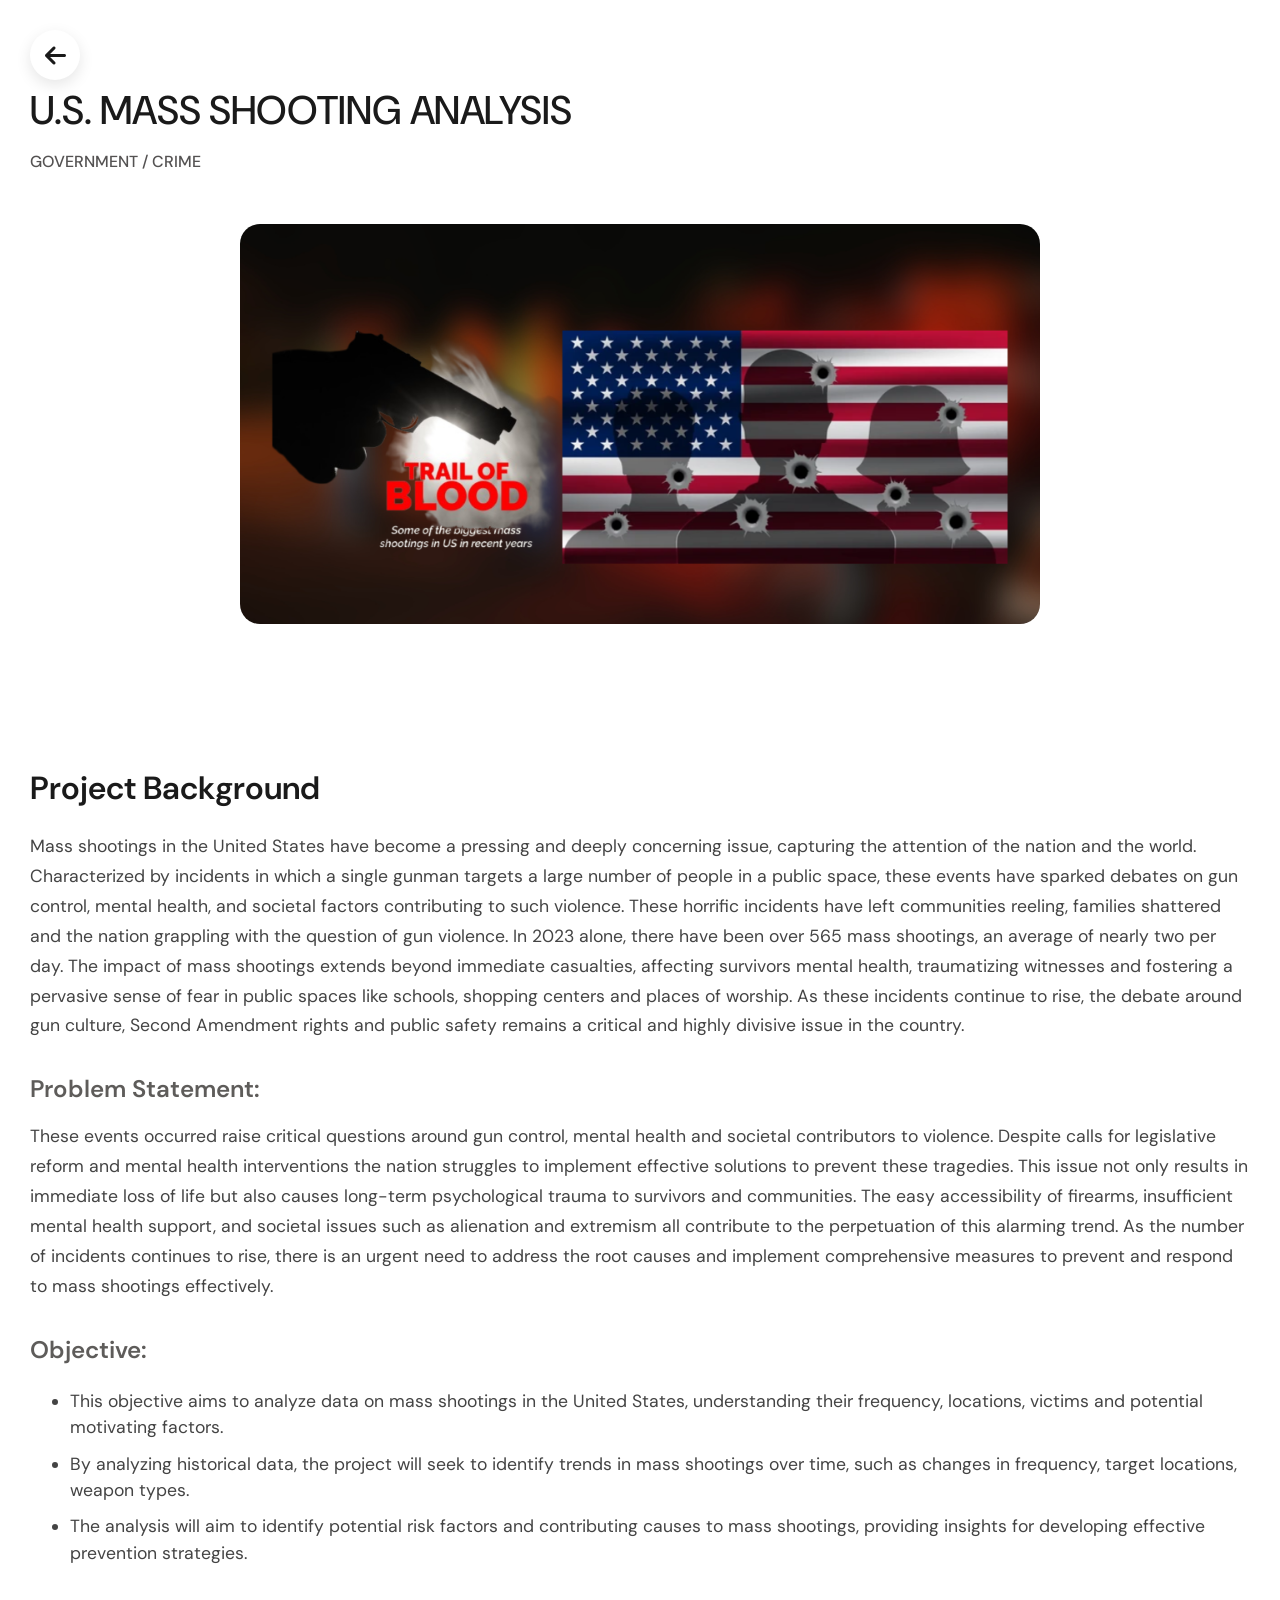
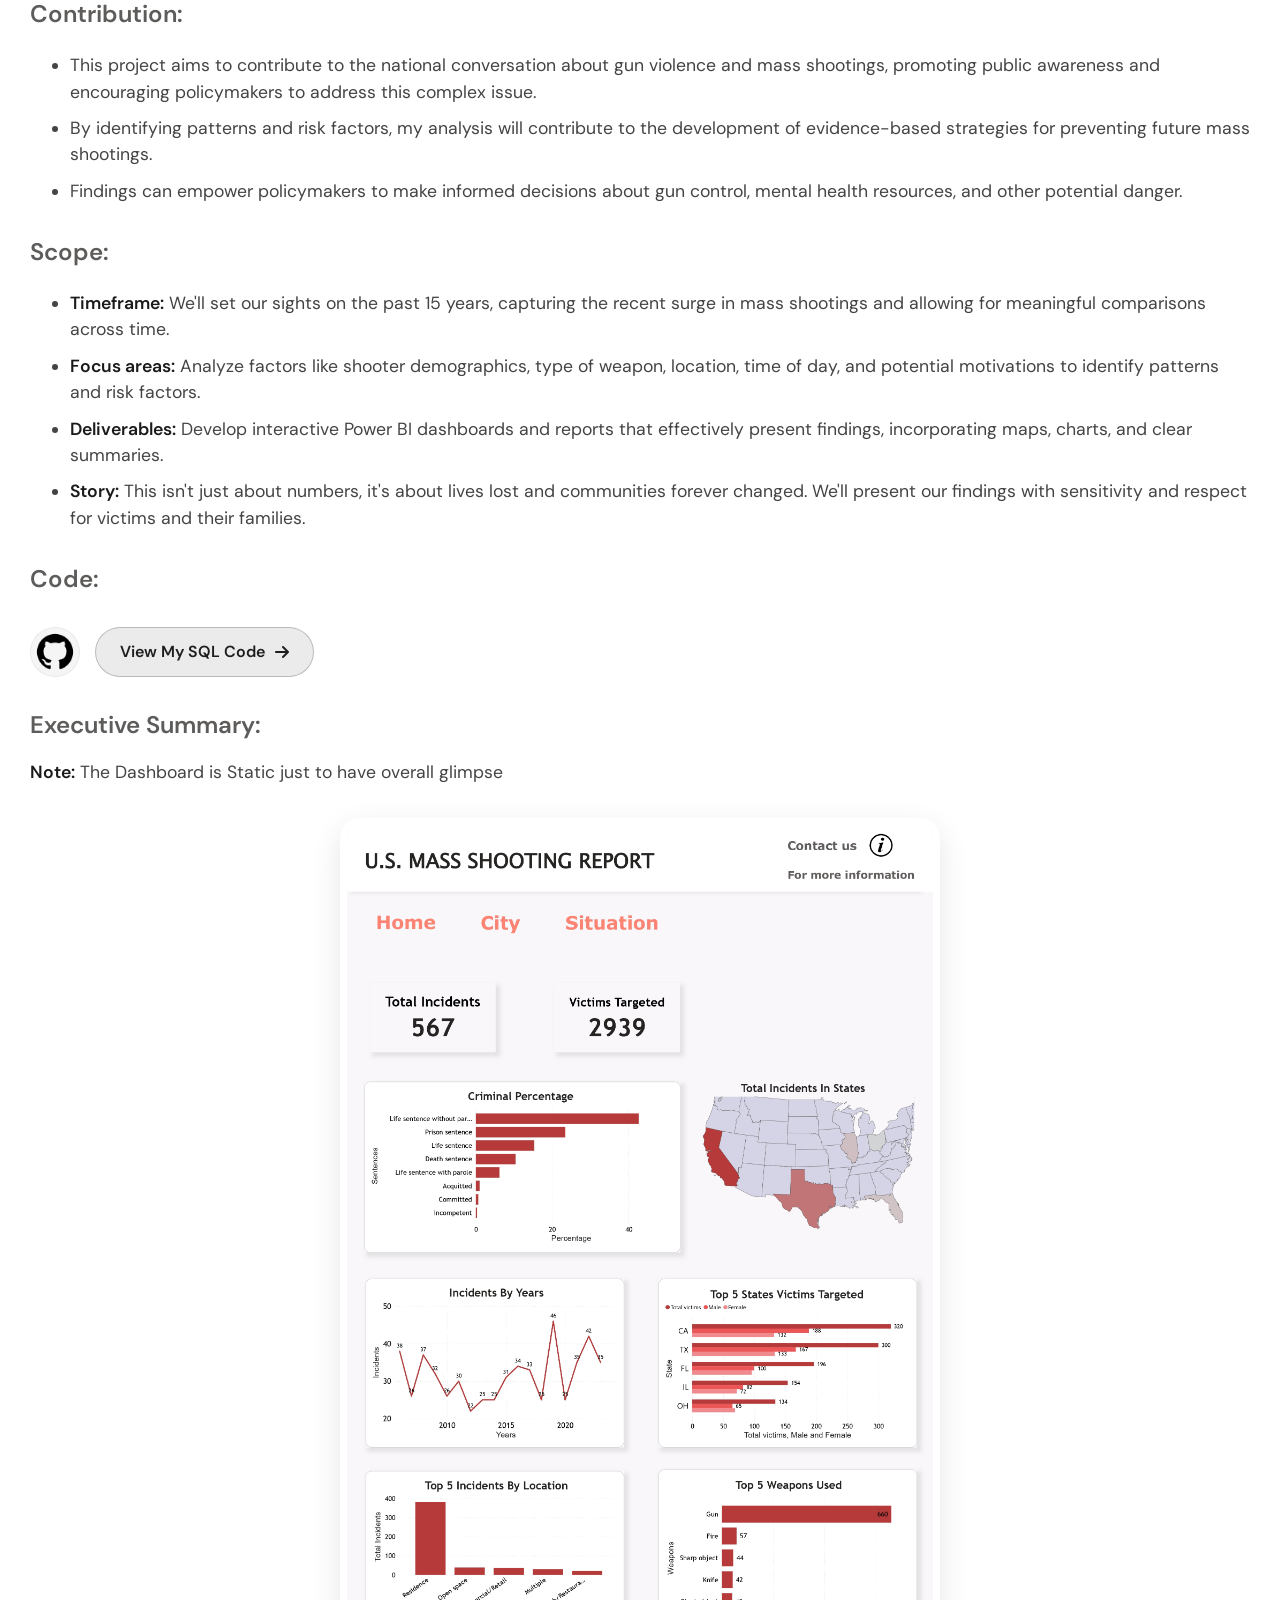
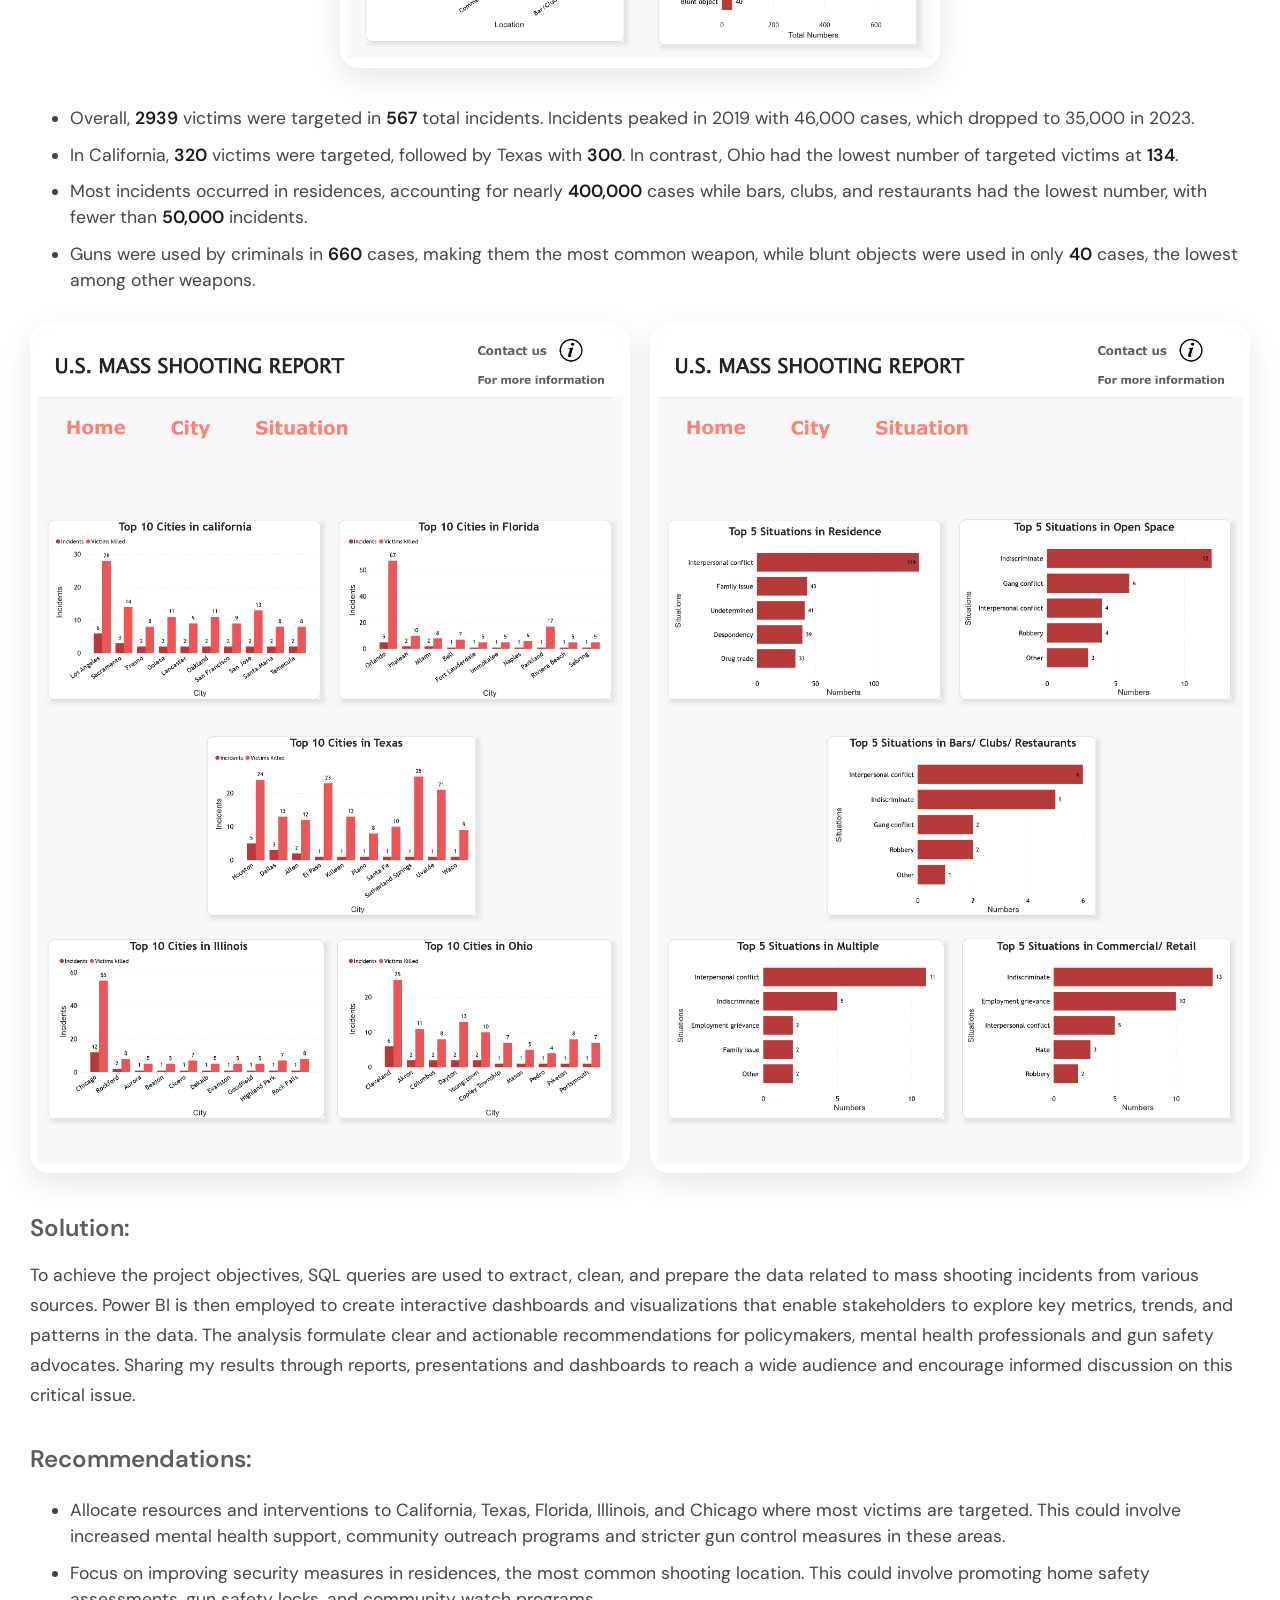
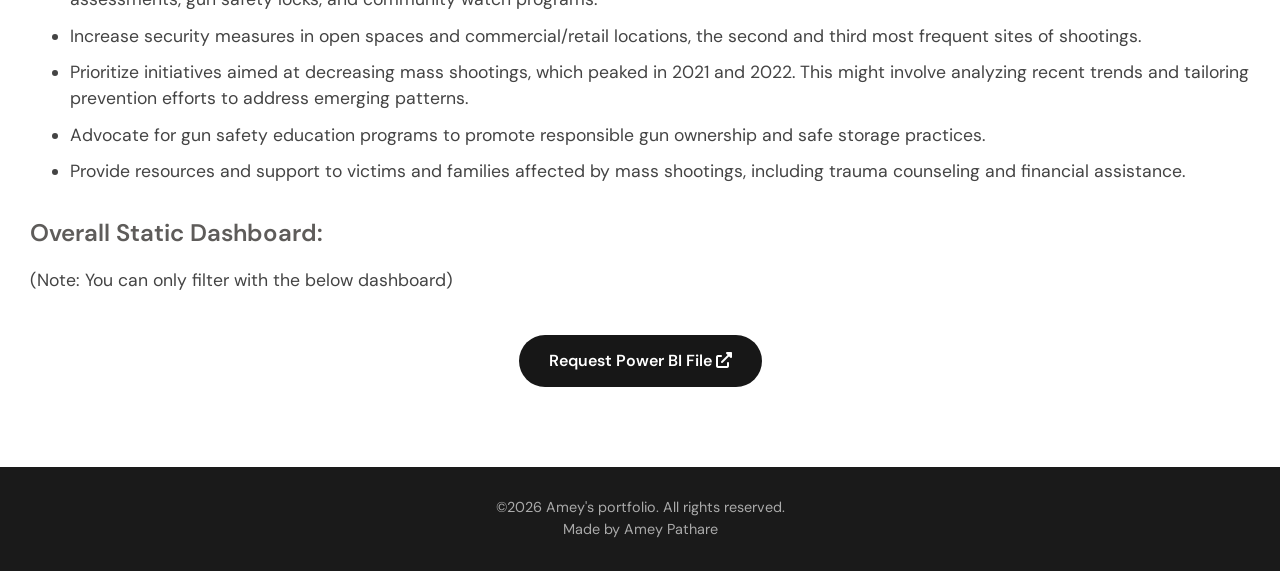
<file: mass_shooting.html>
<!DOCTYPE html>
<html lang="en">
<head>
    <meta charset="UTF-8">
    <meta name="viewport" content="width=device-width, initial-scale=1.0">
    <link rel="icon" type="image/png" href="images/Fav_Icon_Logo.png">
    <title>Mass Shooting Analysis</title>
    <!-- Google Fonts -->
    <link rel="preconnect" href="https://fonts.googleapis.com">
    <link rel="preconnect" href="https://fonts.gstatic.com" crossorigin>
    <link href="https://fonts.googleapis.com/css2?family=DM+Sans:opsz,wght@9..40,100..1000&family=Inter:opsz,wght@14..32,100..900&display=swap" rel="stylesheet">
    <!-- Font Awesome -->
    <link rel="stylesheet" href="https://cdnjs.cloudflare.com/ajax/libs/font-awesome/6.0.0-beta3/css/all.min.css">
    <style>
        * {
            margin: 0;
            padding: 0;
            box-sizing: border-box;
        }

        body {
            font-family: 'DM Sans', 'Inter', sans-serif;
            background: #F5F5F5;
            color: #1A1A1A;
            line-height: 1.5;
        }

        .container {
            max-width: 1280px;
            margin: 0 auto;
            padding: 0 30px;
        }

        /* Back button */
        .back-button {
            position: absolute;
            top: 30px;
            left: 30px;
            z-index: 10;
        }

        .back-button a {
            display: flex;
            align-items: center;
            justify-content: center;
            width: 50px;
            height: 50px;
            background: white;
            border-radius: 50%;
            box-shadow: 0 5px 15px rgba(0,0,0,0.1);
            color: #1A1A1A;
            font-size: 1.5rem;
            transition: all 0.3s ease;
            text-decoration: none;
        }

        .back-button a:hover {
            background: #545252;
            color: white;
            transform: translateX(-3px);
        }

        /* Property Hero */
        .property-hero {
            padding: 80px 0 20px;
            background: white;
        }

        .property-title {
            font-size: 2.5rem;
            font-weight: 500;
            margin-bottom: 10px;
        }

        .property-location {
            color: #545252;
            font-weight: 500;
            margin-bottom: 30px;
        }

        /* Main Image */
        .image-section {
            background: white;
            padding: 0 0 40px;
        }

        .main-image img {
            width: 100%;
            max-width: 800px;
            height: 400px;
            object-fit: cover;
            border-radius: 20px;
            display: block;
            margin: 0 auto;
        }

        /* Project Details Section */
        .project-details {
            padding: 60px 0;
            background: white;
        }

        .project-details h2 {
            font-size: 2rem;
            font-weight: 600;
            margin: 40px 0 20px;
        }

        .project-details h3 {
            font-size: 1.5rem;
            font-weight: 600;
            margin: 30px 0 15px;
            color: #5e5c5a;
        }

        .project-details p {
            color: #444;
            font-size: 1.1rem;
            line-height: 1.7;
            margin-bottom: 20px;
        }

        .project-details strong {
            font-weight: 600;
            color: #1A1A1A;
        }

        .project-details ul {
            margin: 20px 0;
            padding-left: 40px;
        }

        .project-details li {
            font-size: 1.1rem;
            color: #444;
            margin-bottom: 10px;
        }

        .project-image {
            margin: 30px 0;
            text-align: center;
        }

        .project-image img {
            width: 600px;
            height: 850px;
            object-fit: cover;
            border-radius: 20px;
            box-shadow: 0 10px 30px rgba(0,0,0,0.1);
            max-width: 100%;
        }

        .image-row {
            display: flex;
            gap: 20px;
            justify-content: center;
            margin: 30px 0;
            flex-wrap: wrap;
        }

        .image-row .project-image {
            margin: 0;
            flex: 1 1 300px;
        }

        .code-section {
            margin: 30px 0;
            display: flex;
            align-items: center;
            gap: 15px;
            flex-wrap: wrap;
        }

        .github-icon {
            width: 50px;
            height: 50px;
            border-radius: 50%;
            background: #f5f5f5;
            display: flex;
            align-items: center;
            justify-content: center;
            border: 1px solid rgba(0,0,0,0.05);
            overflow: hidden;
        }

        .github-icon img {
            width: 100%;
            height: 100%;
            object-fit: contain;
        }

        .code-link {
            display: inline-flex;
            align-items: center;
            gap: 10px;
            background: rgba(70, 66, 63, 0.1);
            color: #1f1e1e;
            padding: 12px 24px;
            border-radius: 40px;
            text-decoration: none;
            font-weight: 600;
            transition: all 0.3s ease;
            border: 1px solid rgba(75, 71, 69, 0.3);
        }

        .code-link:hover {
            background: #545252;
            color: white;
            gap: 15px;
            border-color: #545252;
        }

        .dashboard-link {
            margin: 40px 0 20px;
            text-align: center;
        }

        .dashboard-link a {
            display: inline-block;
            background: #171717;
            color: white;
            padding: 14px 30px;
            border-radius: 40px;
            text-decoration: none;
            font-weight: 600;
            transition: all 0.3s;
        }

        .dashboard-link a:hover {
            background: #545252;
            transform: translateY(-2px);
        }

        /* Footer */
        .site-footer {
            background: #1A1A1A;
            color: #aaa;
            text-align: center;
            padding: 30px 0;
            font-size: 0.9rem;
        }

        /* Responsive */
        @media (max-width: 768px) {
            .back-button {
                top: 15px;
                left: 15px;
            }
            .image-row {
                flex-direction: column;
                align-items: center;
            }
        }
    </style>
</head>
<body>
    <!-- Back button to return to index.html#projects -->
    <div class="back-button">
        <a href="/#projects-3" onclick="event.preventDefault(); goBackToPortfolio(3);" title="Back to projects">
            <i class="fas fa-arrow-left"></i>
        </a>
    </div>

    <main>
        <!-- Property Title -->
        <section class="property-hero">
            <div class="container">
                <h1 class="property-title">U.S. MASS SHOOTING ANALYSIS</h1>
                <p class="property-location">GOVERNMENT / CRIME</p>
            </div>
        </section>

        <!-- Main Image -->
        <section class="image-section">
            <div class="container">
                <div class="main-image">
                    <img src="images/mass_shooting.png" alt="Mass Shooting Analysis Main Image">
                </div>
            </div>
        </section>

        <!-- Project Details -->
        <section class="project-details">
            <div class="container">
                <h2>Project Background</h2>
                <p>Mass shootings in the United States have become a pressing and deeply concerning issue, capturing the attention of the nation and the world. Characterized by incidents in which a single gunman targets a large number of people in a public space, these events have sparked debates on gun control, mental health, and societal factors contributing to such violence. These horrific incidents have left communities reeling, families shattered and the nation grappling with the question of gun violence. In 2023 alone, there have been over 565 mass shootings, an average of nearly two per day. The impact of mass shootings extends beyond immediate casualties, affecting survivors mental health, traumatizing witnesses and fostering a pervasive sense of fear in public spaces like schools, shopping centers and places of worship. As these incidents continue to rise, the debate around gun culture, Second Amendment rights and public safety remains a critical and highly divisive issue in the country.</p>

                <h3>Problem Statement:</h3>
                <p>These events occurred raise critical questions around gun control, mental health and societal contributors to violence. Despite calls for legislative reform and mental health interventions the nation struggles to implement effective solutions to prevent these tragedies. This issue not only results in immediate loss of life but also causes long-term psychological trauma to survivors and communities. The easy accessibility of firearms, insufficient mental health support, and societal issues such as alienation and extremism all contribute to the perpetuation of this alarming trend. As the number of incidents continues to rise, there is an urgent need to address the root causes and implement comprehensive measures to prevent and respond to mass shootings effectively.</p>

                <h3>Objective:</h3>
                <ul>
                    <li>This objective aims to analyze data on mass shootings in the United States, understanding their frequency, locations, victims and potential motivating factors.</li>
                    <li>By analyzing historical data, the project will seek to identify trends in mass shootings over time, such as changes in frequency, target locations, weapon types.</li>
                    <li>The analysis will aim to identify potential risk factors and contributing causes to mass shootings, providing insights for developing effective prevention strategies.</li>
                </ul>

                <h3>Contribution:</h3>
                <ul>
                    <li>This project aims to contribute to the national conversation about gun violence and mass shootings, promoting public awareness and encouraging policymakers to address this complex issue.</li>
                    <li>By identifying patterns and risk factors, my analysis will contribute to the development of evidence-based strategies for preventing future mass shootings.</li>
                    <li>Findings can empower policymakers to make informed decisions about gun control, mental health resources, and other potential danger.</li>
                </ul>

                <h3>Scope:</h3>
                <ul>
                    <li><strong>Timeframe:</strong> We'll set our sights on the past 15 years, capturing the recent surge in mass shootings and allowing for meaningful comparisons across time.</li>
                    <li><strong>Focus areas:</strong> Analyze factors like shooter demographics, type of weapon, location, time of day, and potential motivations to identify patterns and risk factors.</li>
                    <li><strong>Deliverables:</strong> Develop interactive Power BI dashboards and reports that effectively present findings, incorporating maps, charts, and clear summaries.</li>
                    <li><strong>Story:</strong> This isn't just about numbers, it's about lives lost and communities forever changed. We'll present our findings with sensitivity and respect for victims and their families.</li>
                </ul>

                <h3>Code:</h3>
                <div class="code-section">
                    <div class="github-icon">
                        <img src="images/Github.png" alt="GitHub">
                    </div>
                    <a href="https://github.com/ameypathare/mass_shooting_sql_queries" class="code-link" target="_blank" rel="noopener noreferrer">
                        View My SQL Code <i class="fas fa-arrow-right"></i>
                    </a>
                </div>

                <h3>Executive Summary:</h3>
                <p><strong>Note:</strong> The Dashboard is Static just to have overall glimpse</p>
                
                <!-- First image -->
                <div class="project-image">
                    <img src="images/U.S_Mass_Killing_page-0001.jpg" alt="Mass Shooting Dashboard 1">
                </div>
                
                <ul>
                    <li>Overall, <strong>2939</strong> victims were targeted in <strong>567</strong> total incidents. Incidents peaked in 2019 with 46,000 cases, which dropped to 35,000 in 2023.</li>
                    <li>In California, <strong>320</strong> victims were targeted, followed by Texas with <strong>300</strong>. In contrast, Ohio had the lowest number of targeted victims at <strong>134</strong>.</li>
                    <li>Most incidents occurred in residences, accounting for nearly <strong>400,000</strong> cases while bars, clubs, and restaurants had the lowest number, with fewer than <strong>50,000</strong> incidents.</li>
                    <li>Guns were used by criminals in <strong>660</strong> cases, making them the most common weapon, while blunt objects were used in only <strong>40</strong> cases, the lowest among other weapons.</li>
                </ul>

                <!-- Two images side by side -->
                <div class="image-row">
                    <div class="project-image">
                        <img src="images/U.S_Mass_Killing_page-0002.jpg" alt="Mass Shooting Dashboard 2">
                    </div>
                    <div class="project-image">
                        <img src="images/U.S_Mass_Killing_page-0003.jpg" alt="Mass Shooting Dashboard 3">
                    </div>
                </div>

                <h3>Solution:</h3>
                <p>To achieve the project objectives, SQL queries are used to extract, clean, and prepare the data related to mass shooting incidents from various sources. Power BI is then employed to create interactive dashboards and visualizations that enable stakeholders to explore key metrics, trends, and patterns in the data. The analysis formulate clear and actionable recommendations for policymakers, mental health professionals and gun safety advocates. Sharing my results through reports, presentations and dashboards to reach a wide audience and encourage informed discussion on this critical issue.</p>

                <h3>Recommendations:</h3>
                <ul>
                    <li>Allocate resources and interventions to California, Texas, Florida, Illinois, and Chicago where most victims are targeted. This could involve increased mental health support, community outreach programs and stricter gun control measures in these areas.</li>
                    <li>Focus on improving security measures in residences, the most common shooting location. This could involve promoting home safety assessments, gun safety locks, and community watch programs.</li>
                    <li>Increase security measures in open spaces and commercial/retail locations, the second and third most frequent sites of shootings.</li>
                    <li>Prioritize initiatives aimed at decreasing mass shootings, which peaked in 2021 and 2022. This might involve analyzing recent trends and tailoring prevention efforts to address emerging patterns.</li>
                    <li>Advocate for gun safety education programs to promote responsible gun ownership and safe storage practices.</li>
                    <li>Provide resources and support to victims and families affected by mass shootings, including trauma counseling and financial assistance.</li>
                </ul>

                <h3>Overall Static Dashboard:</h3>
                <p>(Note: You can only filter with the below dashboard)</p>
                <div class="dashboard-link">
                    <a href="https://drive.google.com/file/d/1V3CtRSuKD-yFwV5EN7Rzft3H-zexluE2/view?usp=sharing" target="_blank" rel="noopener noreferrer">
                        Request Power BI File <i class="fas fa-external-link-alt"></i>
                    </a>
                </div>
            </div>
        </section>
    </main>

    <footer class="site-footer">
        <div class="container">
            <p>©2026 Amey's portfolio. All rights reserved.<br>Made by Amey Pathare</p>
        </div>
    </footer>

    <script>
    function goBackToPortfolio(projectIndex) {
      if (window.history.length > 1) {
        let navigated = false;
        window.addEventListener('pagehide', () => { navigated = true; }, { once: true });
        window.history.back();
        setTimeout(() => {
          if (!navigated) window.location.href = '/#projects-' + projectIndex;
        }, 300);
      } else {
        window.location.href = '/#projects-' + projectIndex;
      }
    }
    </script>    
</body>
</html>
</file>
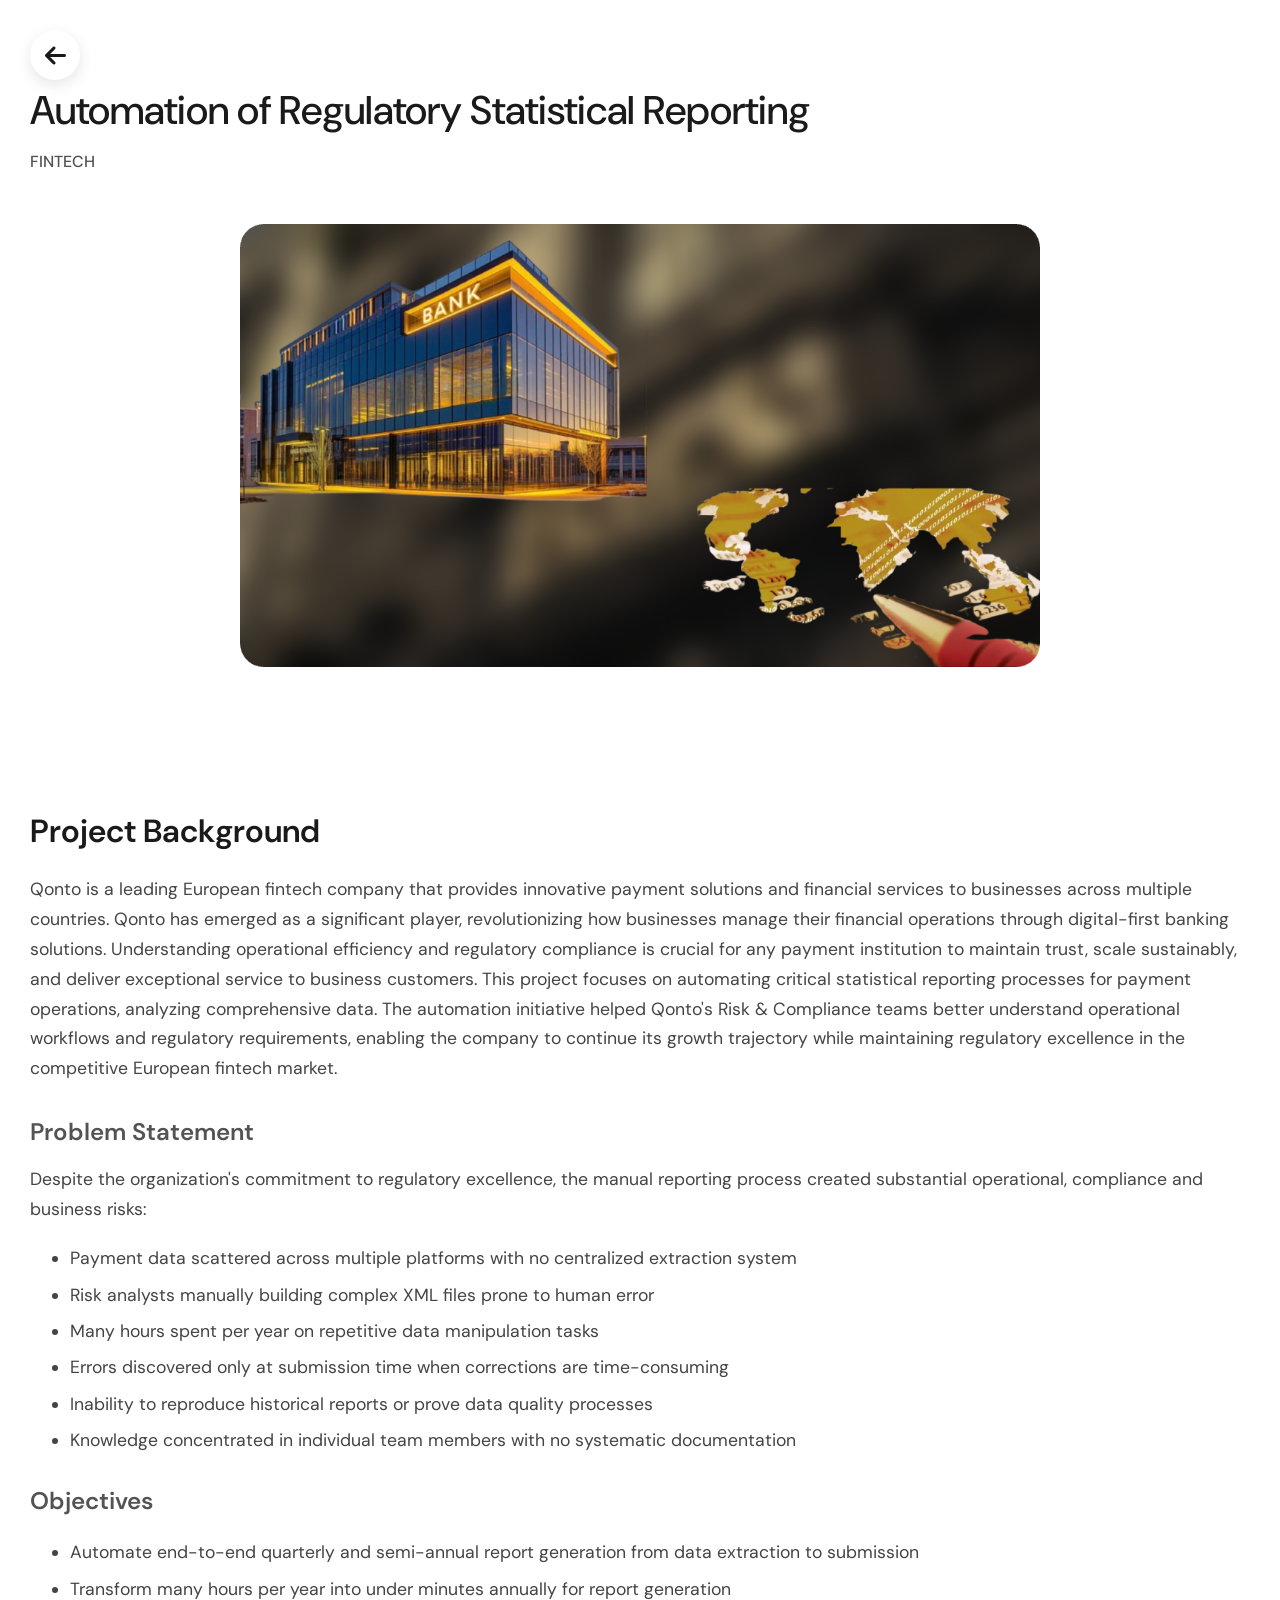
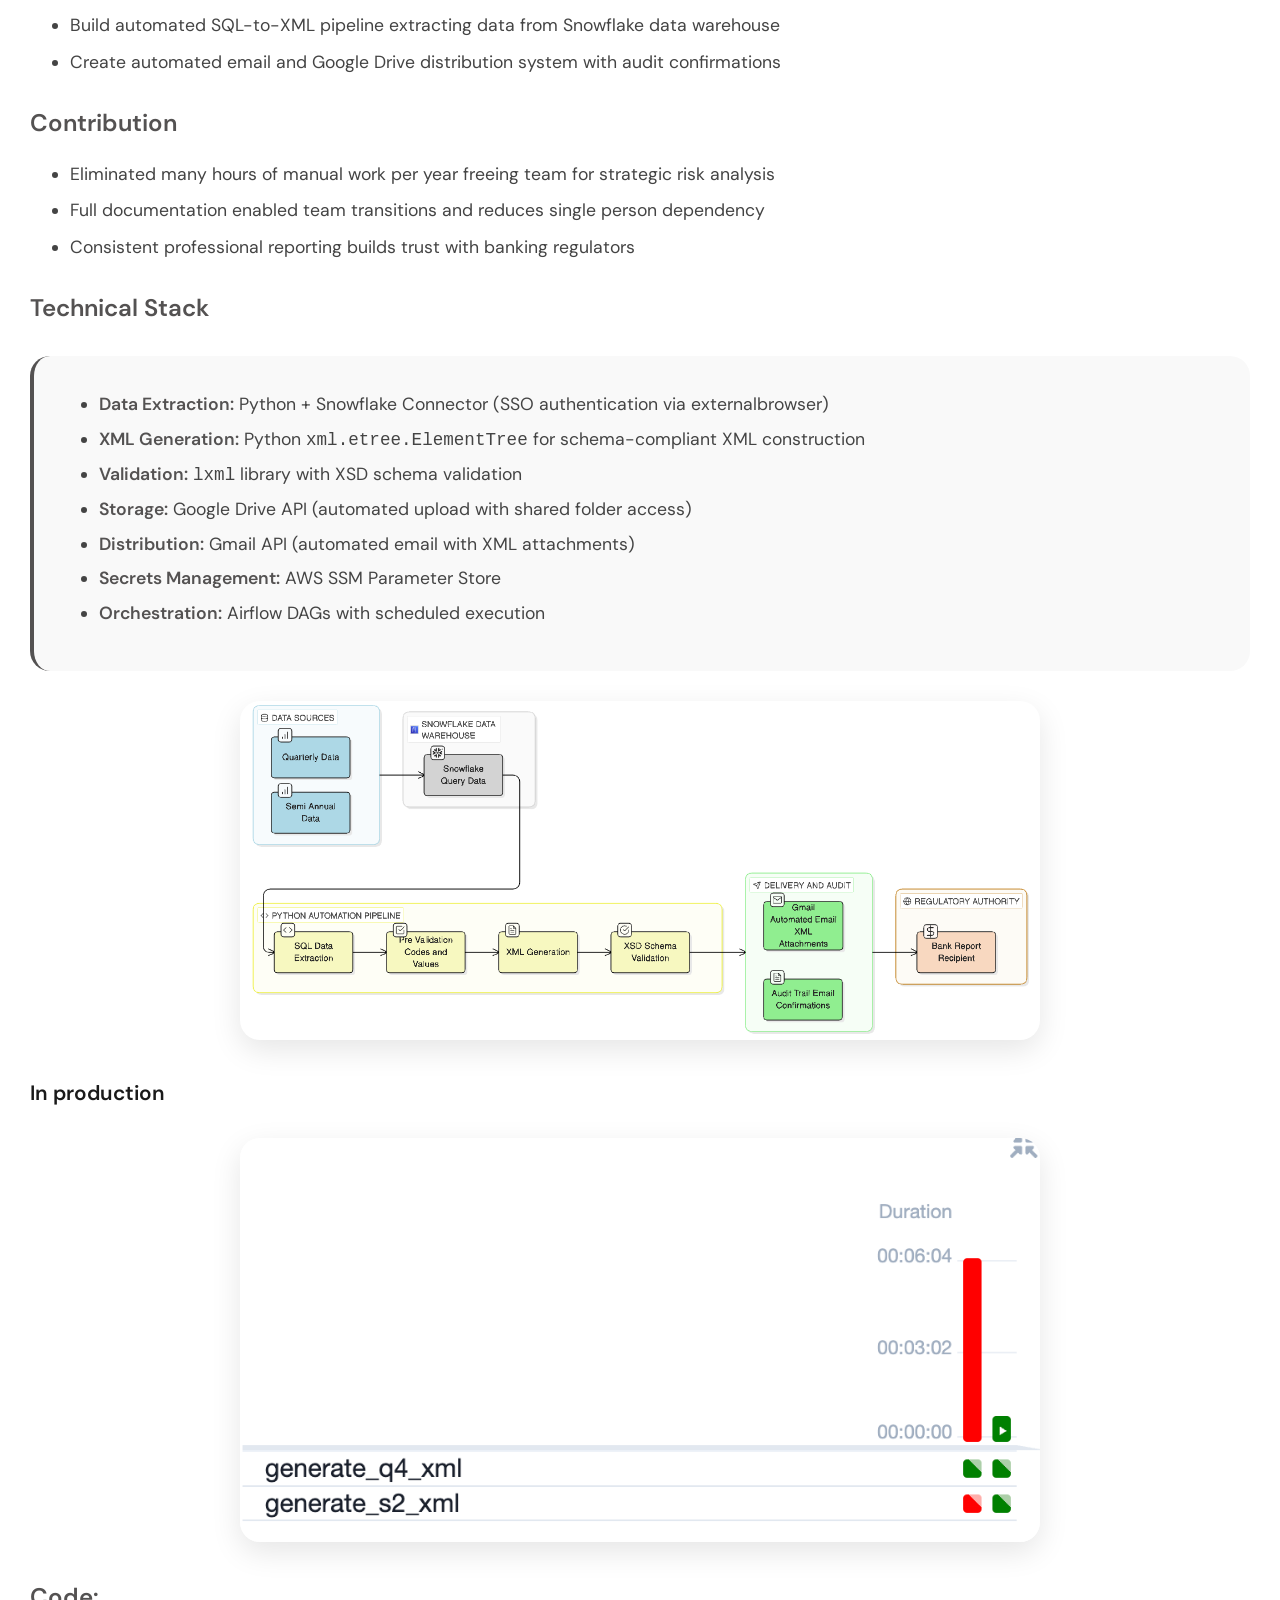
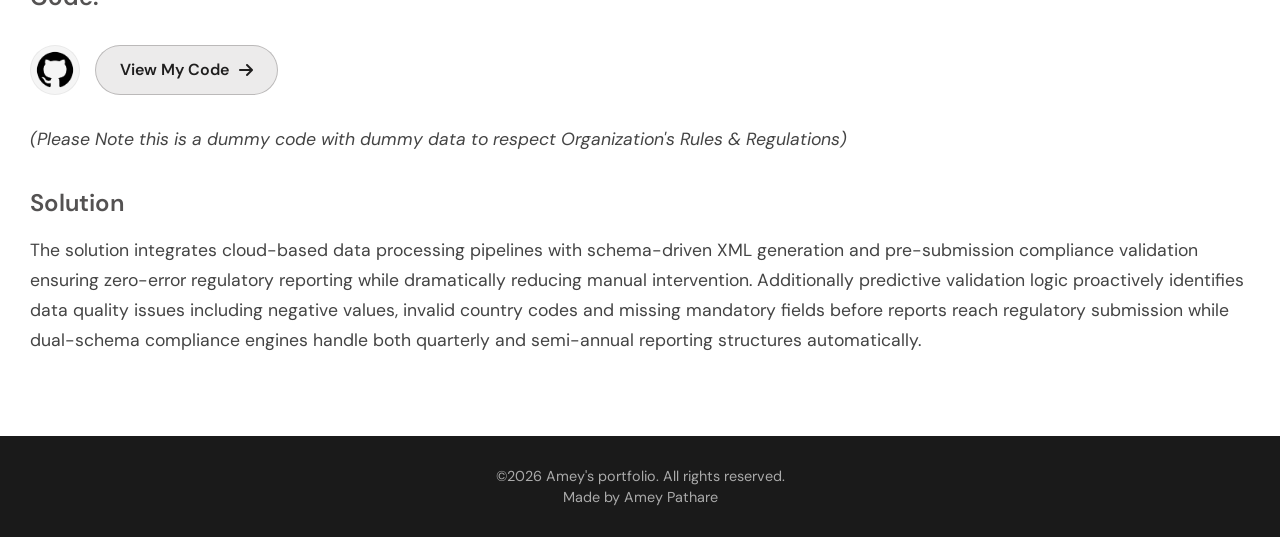
<file: regulatory_automation.html>
<!DOCTYPE html>
<html lang="en">
<head>
    <meta charset="UTF-8">
    <meta name="viewport" content="width=device-width, initial-scale=1.0">
    <link rel="icon" type="image/png" href="images/Fav_Icon_Logo.png">
    <title>Regulatory Statistical Reporting</title>
    <!-- Google Fonts -->
    <link rel="preconnect" href="https://fonts.googleapis.com">
    <link rel="preconnect" href="https://fonts.gstatic.com" crossorigin>
    <link href="https://fonts.googleapis.com/css2?family=DM+Sans:opsz,wght@9..40,100..1000&family=Inter:opsz,wght@14..32,100..900&display=swap" rel="stylesheet">
    <!-- Font Awesome -->
    <link rel="stylesheet" href="https://cdnjs.cloudflare.com/ajax/libs/font-awesome/6.0.0-beta3/css/all.min.css">
    <style>
        * {
            margin: 0;
            padding: 0;
            box-sizing: border-box;
        }

        body {
            font-family: 'DM Sans', 'Inter', sans-serif;
            background: #F5F5F5;
            color: #1A1A1A;
            line-height: 1.5;
        }

        .container {
            max-width: 1280px;
            margin: 0 auto;
            padding: 0 30px;
        }

        /* Back button */
        .back-button {
            position: absolute;
            top: 30px;
            left: 30px;
            z-index: 10;
        }

        .back-button a {
            display: flex;
            align-items: center;
            justify-content: center;
            width: 50px;
            height: 50px;
            background: white;
            border-radius: 50%;
            box-shadow: 0 5px 15px rgba(0,0,0,0.1);
            color: #1A1A1A;
            font-size: 1.5rem;
            transition: all 0.3s ease;
            text-decoration: none;
        }

        .back-button a:hover {
            background: #545252;
            color: white;
            transform: translateX(-3px);
        }

        /* Property Hero */
        .property-hero {
            padding: 80px 0 20px;
            background: white;
        }

        .property-title {
            font-size: 2.5rem;
            font-weight: 500;
            margin-bottom: 10px;
        }

        .property-location {
            color: #545252;
            font-weight: 500;
            margin-bottom: 30px;
        }

        /* Main Image */
        .image-section {
            background: white;
            padding: 0 0 40px;
        }

        .main-image {
            text-align: center;
        }

        .main-image img {
            width: 100%;
            max-width: 800px;
            height: auto;
            border-radius: 20px;
            display: block;
            margin: 0 auto;
        }

        /* Project Details Section */
        .project-details {
            padding: 60px 0;
            background: white;
        }

        .project-details h2 {
            font-size: 2rem;
            font-weight: 600;
            margin: 40px 0 20px;
        }

        .project-details h3 {
            font-size: 1.5rem;
            font-weight: 600;
            margin: 30px 0 15px;
            color: #545252;
        }

        .project-details h4 {
            font-size: 1.3rem;
            font-weight: 600;
            margin: 25px 0 10px;
            color: #1A1A1A;
        }

        .project-details p {
            color: #444;
            font-size: 1.1rem;
            line-height: 1.7;
            margin-bottom: 20px;
        }

        .project-details strong {
            font-weight: 600;
            color: #1A1A1A;
        }

        .project-details ul {
            margin: 20px 0;
            padding-left: 40px;
        }

        .project-details li {
            font-size: 1.1rem;
            color: #444;
            margin-bottom: 10px;
        }

        .project-image {
            margin: 30px 0;
            text-align: center;
            width: 100%;
        }

        .project-image img {
            width: 100%;
            height: auto;
            max-width: 800px;
            border-radius: 20px;
            box-shadow: 0 10px 30px rgba(0,0,0,0.1);
        }

        .code-section {
            margin: 30px 0;
            display: flex;
            align-items: center;
            gap: 15px;
            flex-wrap: wrap;
        }

        .github-icon {
            width: 50px;
            height: 50px;
            border-radius: 50%;
            background: #f5f5f5;
            display: flex;
            align-items: center;
            justify-content: center;
            border: 1px solid rgba(0,0,0,0.05);
            overflow: hidden;
        }

        .github-icon img {
            width: 100%;
            height: 100%;
            object-fit: contain;
        }

        .code-link {
            display: inline-flex;
            align-items: center;
            gap: 10px;
            background: rgba(70, 66, 63, 0.1);
            color: #1f1e1e;
            padding: 12px 24px;
            border-radius: 40px;
            text-decoration: none;
            font-weight: 600;
            transition: all 0.3s ease;
            border: 1px solid rgba(75, 71, 69, 0.3);
        }

        .code-link:hover {
            background: #545252;
            color: white;
            gap: 15px;
            border-color: #545252;
        }

        .tech-stack {
            background: #f9f9f9;
            padding: 25px;
            border-radius: 20px;
            margin: 30px 0;
            border-left: 4px solid #545252;
        }

        .tech-stack ul {
            margin-top: 10px;
        }

        .tech-stack li {
            margin-bottom: 8px;
        }

        .tech-stack strong {
            color: #545252;;
        }

        .image-row {
            display: flex;
            gap: 20px;
            justify-content: center;
            margin: 30px 0;
            flex-wrap: wrap;
        }

        .image-row .project-image {
            margin: 0;
            flex: 1 1 300px;
        }

        /* Footer */
        .site-footer {
            background: #1A1A1A;
            color: #aaa;
            text-align: center;
            padding: 30px 0;
            font-size: 0.9rem;
        }

        /* Responsive */
        @media (max-width: 768px) {
            .back-button {
                top: 15px;
                left: 15px;
            }
            .image-row {
                flex-direction: column;
                align-items: center;
            }
        }
    </style>
</head>
<body>
    <!-- Back button to return to index.html#projects -->
    <div class="back-button">
        <a href="/#projects-4" onclick="event.preventDefault(); goBackToPortfolio(4);" title="Back to projects">
            <i class="fas fa-arrow-left"></i>
        </a>
    </div>

    <main>
        <!-- Property Title -->
        <section class="property-hero">
            <div class="container">
                <h1 class="property-title">Automation of Regulatory Statistical Reporting</h1>
                <p class="property-location">FINTECH</p>
            </div>
        </section>

        <!-- Main Image -->
        <section class="image-section">
            <div class="container">
                <div class="main-image">
                    <img src="images/regulatory_image.png" alt="Regulatory Reporting Main Image">
                </div>
            </div>
        </section>

        <!-- Project Details -->
        <section class="project-details">
            <div class="container">
                <h2>Project Background</h2>
                <p>Qonto is a leading European fintech company that provides innovative payment solutions and financial services to businesses across multiple countries. Qonto has emerged as a significant player, revolutionizing how businesses manage their financial operations through digital-first banking solutions. Understanding operational efficiency and regulatory compliance is crucial for any payment institution to maintain trust, scale sustainably, and deliver exceptional service to business customers. This project focuses on automating critical statistical reporting processes for payment operations, analyzing comprehensive data. The automation initiative helped Qonto's Risk & Compliance teams better understand operational workflows and regulatory requirements, enabling the company to continue its growth trajectory while maintaining regulatory excellence in the competitive European fintech market.</p>

                <h3>Problem Statement</h3>
                <p>Despite the organization's commitment to regulatory excellence, the manual reporting process created substantial operational, compliance and business risks:</p>
                <ul>
                    <li>Payment data scattered across multiple platforms with no centralized extraction system</li>
                    <li>Risk analysts manually building complex XML files prone to human error</li>
                    <li>Many hours spent per year on repetitive data manipulation tasks</li>
                    <li>Errors discovered only at submission time when corrections are time-consuming</li>
                    <li>Inability to reproduce historical reports or prove data quality processes</li>
                    <li>Knowledge concentrated in individual team members with no systematic documentation</li>
                </ul>

                <h3>Objectives</h3>
                <ul>
                    <li>Automate end-to-end quarterly and semi-annual report generation from data extraction to submission</li>
                    <li>Transform many hours per year into under minutes annually for report generation</li>
                    <li>Build automated SQL-to-XML pipeline extracting data from Snowflake data warehouse</li>
                    <li>Create automated email and Google Drive distribution system with audit confirmations</li>
                </ul>

                <h3>Contribution</h3>
                <ul>
                    <li>Eliminated many hours of manual work per year freeing team for strategic risk analysis</li>
                    <li>Full documentation enabled team transitions and reduces single person dependency</li>
                    <li>Consistent professional reporting builds trust with banking regulators</li>
                </ul>

                <h3>Technical Stack</h3>
                <div class="tech-stack">
                    <ul>
                        <li><strong>Data Extraction:</strong> Python + Snowflake Connector (SSO authentication via externalbrowser)</li>
                        <li><strong>XML Generation:</strong> Python <code>xml.etree.ElementTree</code> for schema-compliant XML construction</li>
                        <li><strong>Validation:</strong> <code>lxml</code> library with XSD schema validation</li>
                        <li><strong>Storage:</strong> Google Drive API (automated upload with shared folder access)</li>
                        <li><strong>Distribution:</strong> Gmail API (automated email with XML attachments)</li>
                        <li><strong>Secrets Management:</strong> AWS SSM Parameter Store</li>
                        <li><strong>Orchestration:</strong> Airflow DAGs with scheduled execution</li>
                    </ul>
                </div>

                <div class="project-image">
                    <img src="images/regulatory_diagram.png" alt="Technical Architecture">
                </div>

                <h4>In production</h4>
                <div class="project-image">
                    <img src="images/regulatory_production.png" alt="Production Implementation">
                </div>

                <h3>Code:</h3>
                <div class="code-section">
                    <div class="github-icon">
                        <img src="images/Github.png" alt="GitHub">
                    </div>
                    <a href="https://github.com/ameypathare/bank-reporting-pipeline" class="code-link" target="_blank" rel="noopener noreferrer">
                        View My Code <i class="fas fa-arrow-right"></i>
                    </a>
                </div>
                <p><em>(Please Note this is a dummy code with dummy data to respect Organization's Rules & Regulations)</em></p>

                <h3>Solution</h3>
                <p>The solution integrates cloud-based data processing pipelines with schema-driven XML generation and pre-submission compliance validation ensuring zero-error regulatory reporting while dramatically reducing manual intervention. Additionally predictive validation logic proactively identifies data quality issues including negative values, invalid country codes and missing mandatory fields before reports reach regulatory submission while dual-schema compliance engines handle both quarterly and semi-annual reporting structures automatically.</p>
            </div>
        </section>
    </main>

    <footer class="site-footer">
        <div class="container">
            <p>©2026 Amey's portfolio. All rights reserved.<br>Made by Amey Pathare</p>
        </div>
    </footer>

    <script>
    function goBackToPortfolio(projectIndex) {
      if (window.history.length > 1) {
        let navigated = false;
        window.addEventListener('pagehide', () => { navigated = true; }, { once: true });
        window.history.back();
        setTimeout(() => {
          if (!navigated) window.location.href = '/#projects-' + projectIndex;
        }, 300);
      } else {
        window.location.href = '/#projects-' + projectIndex;
      }
    }
    </script>    
</body>
</html>
</file>
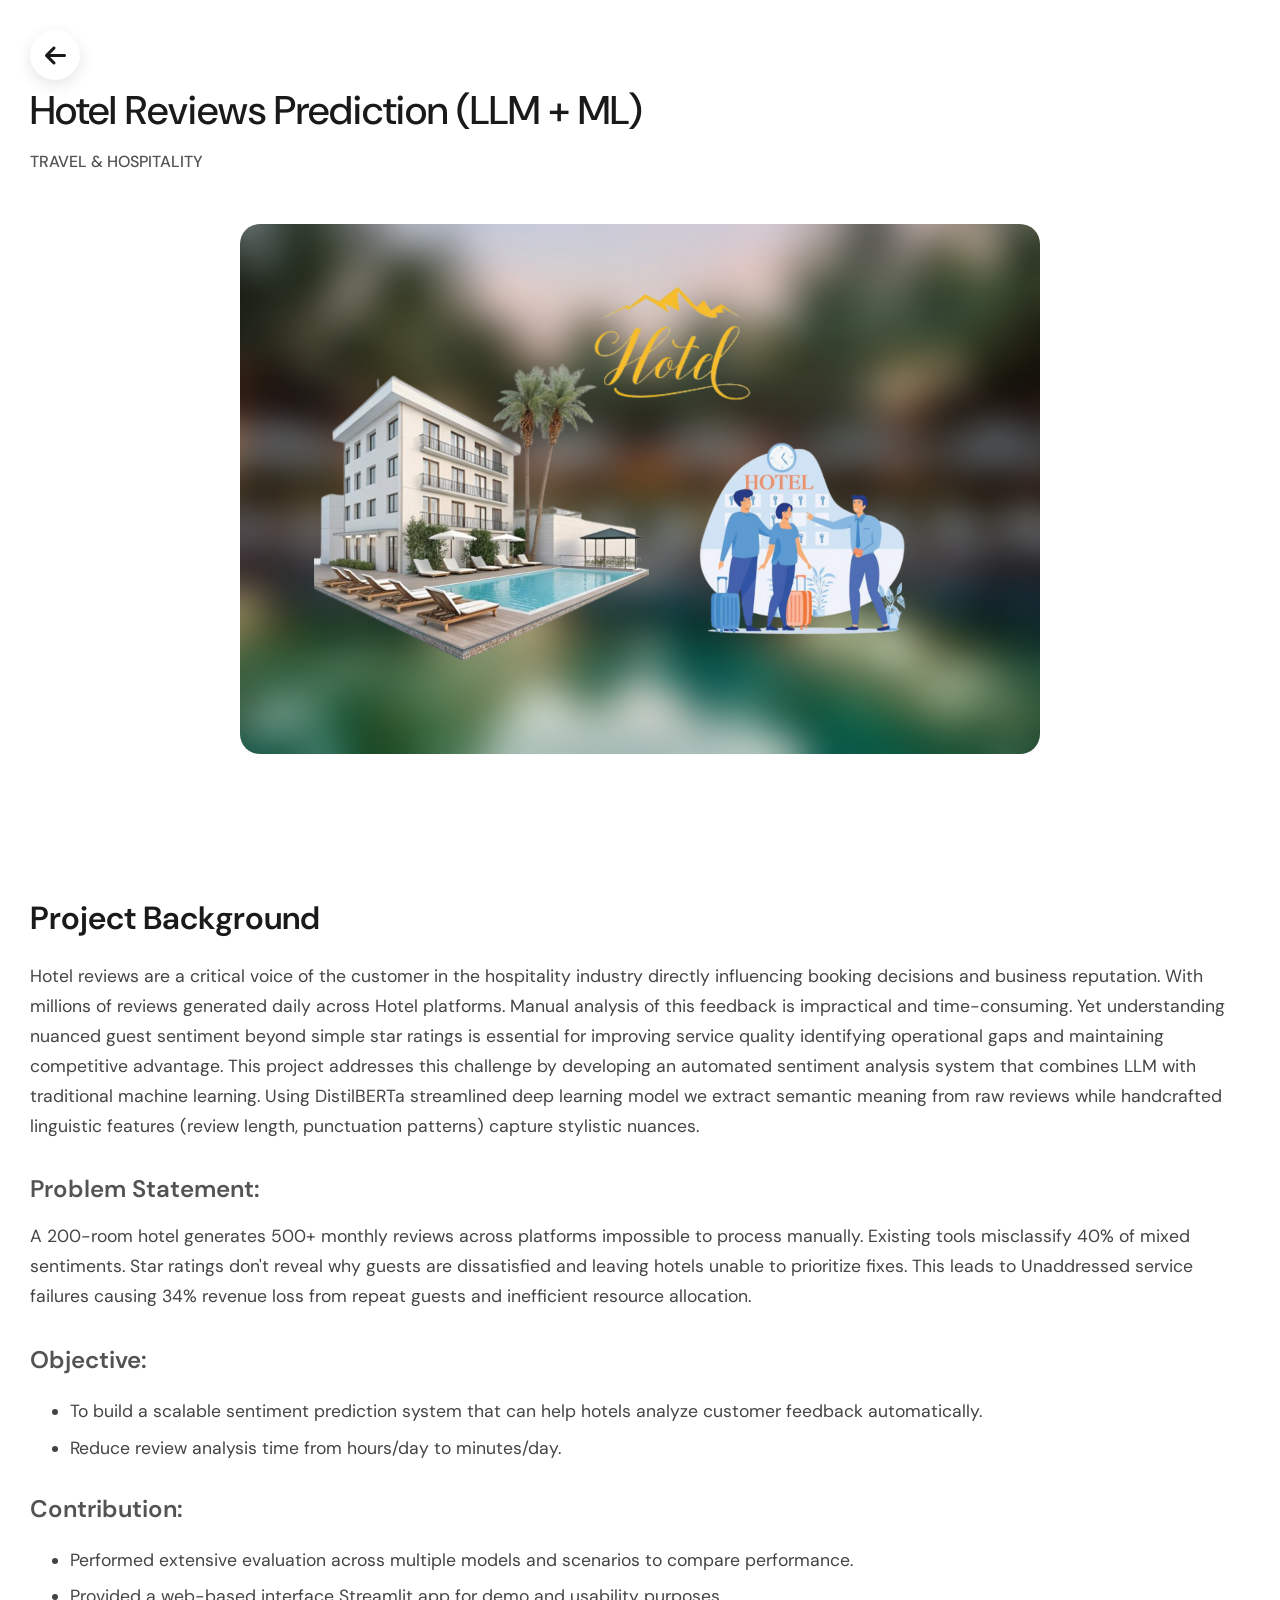
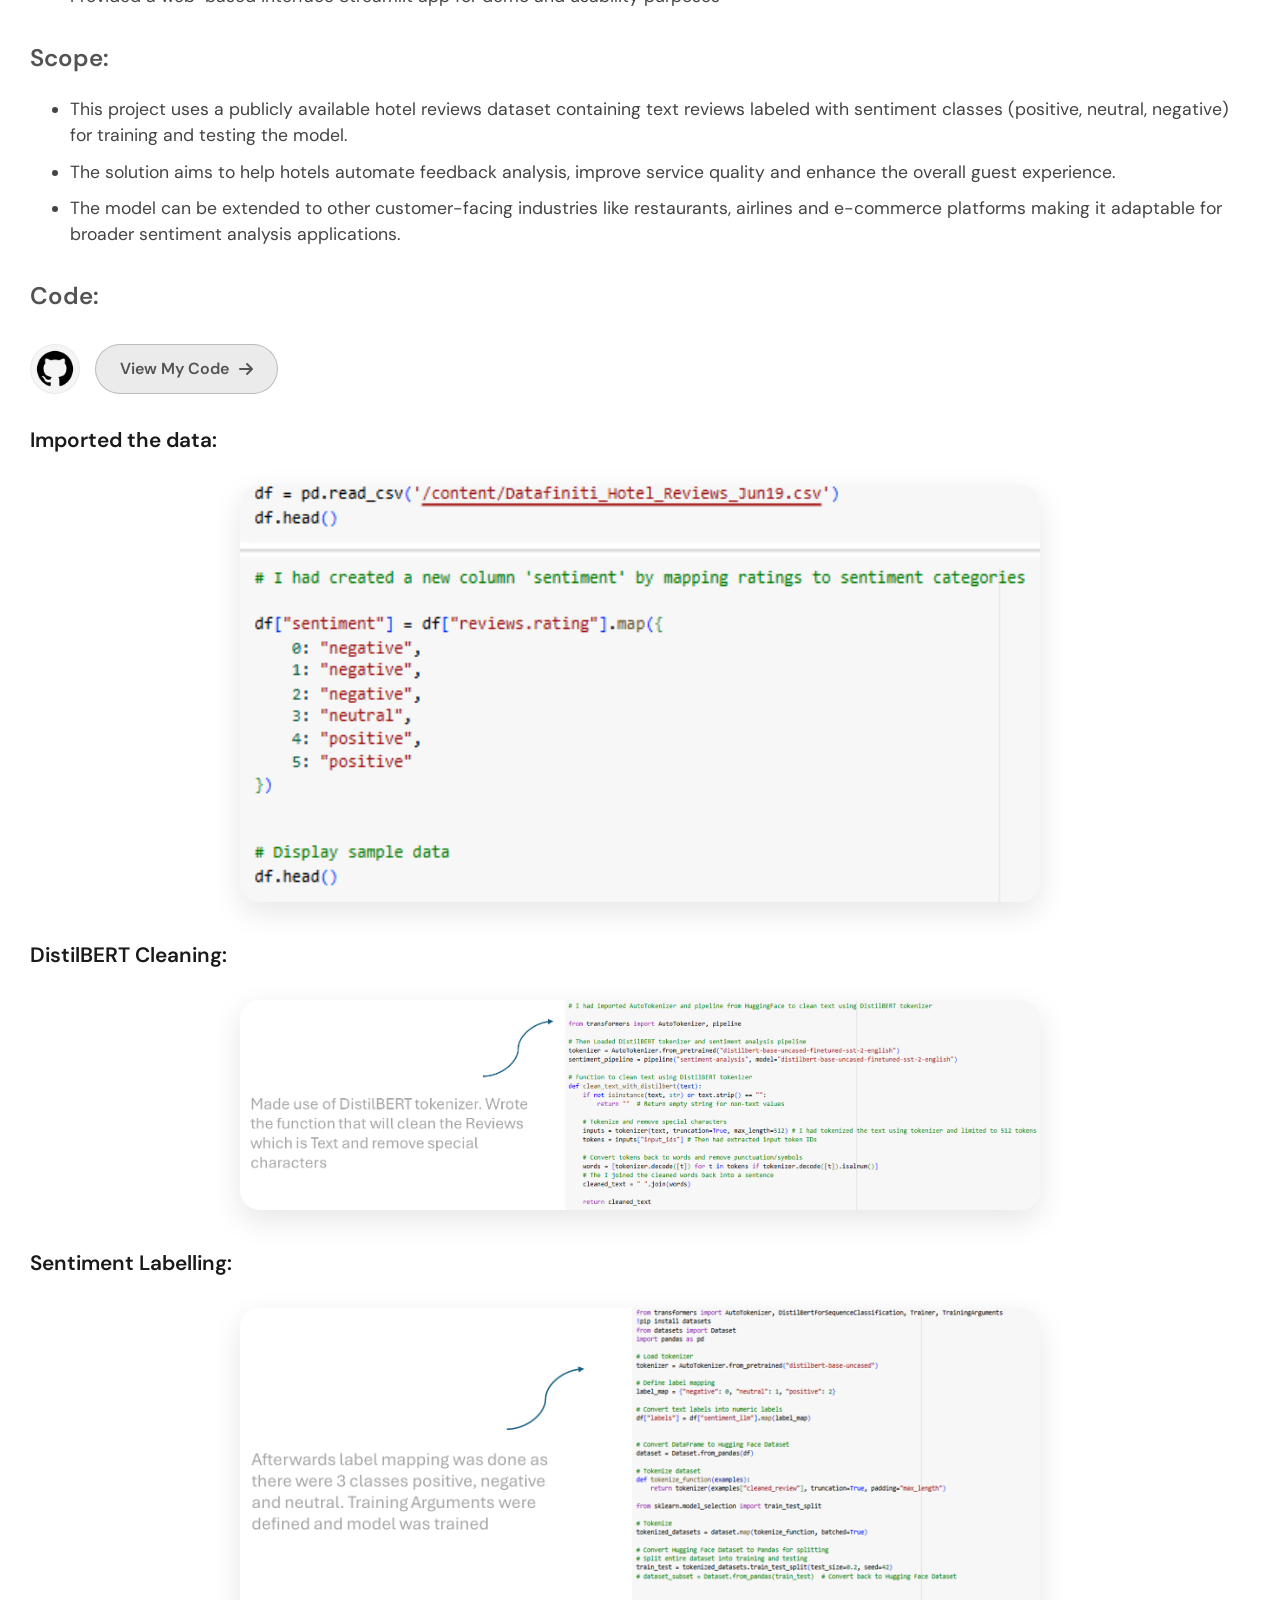
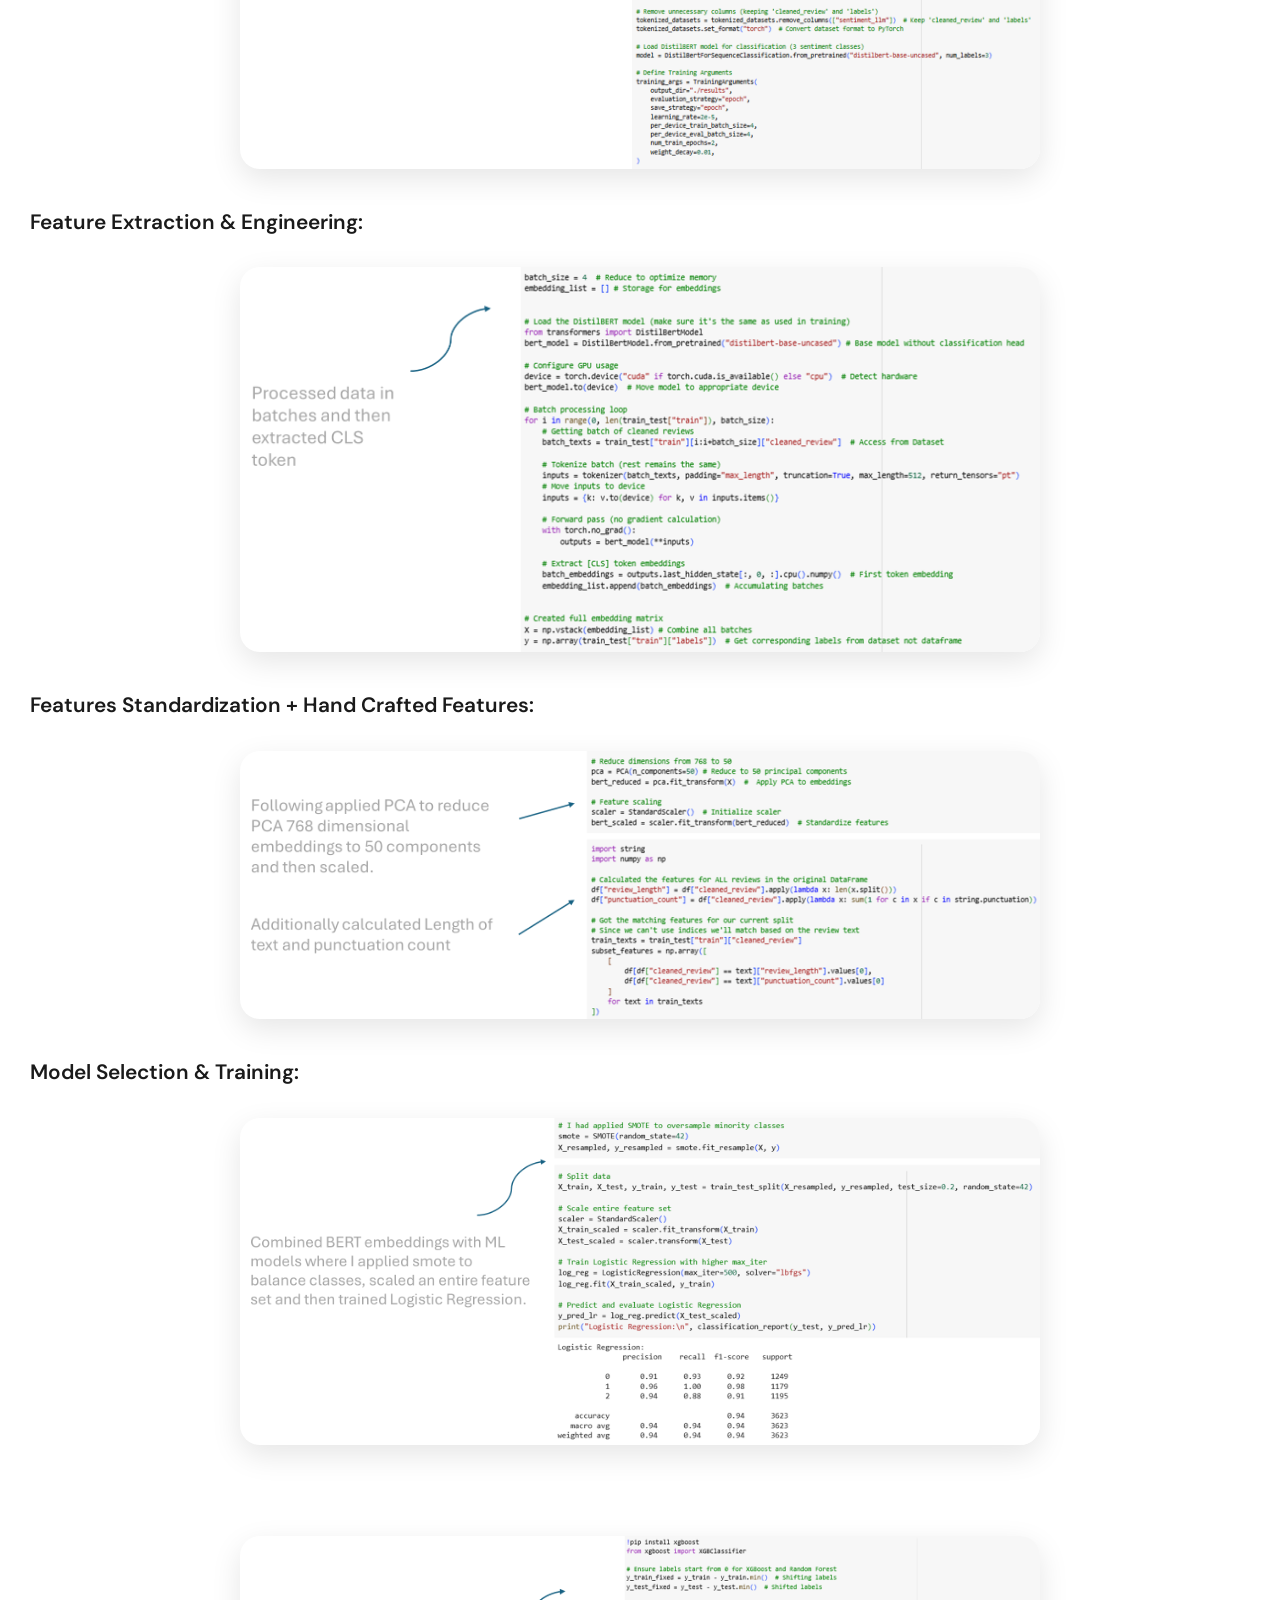
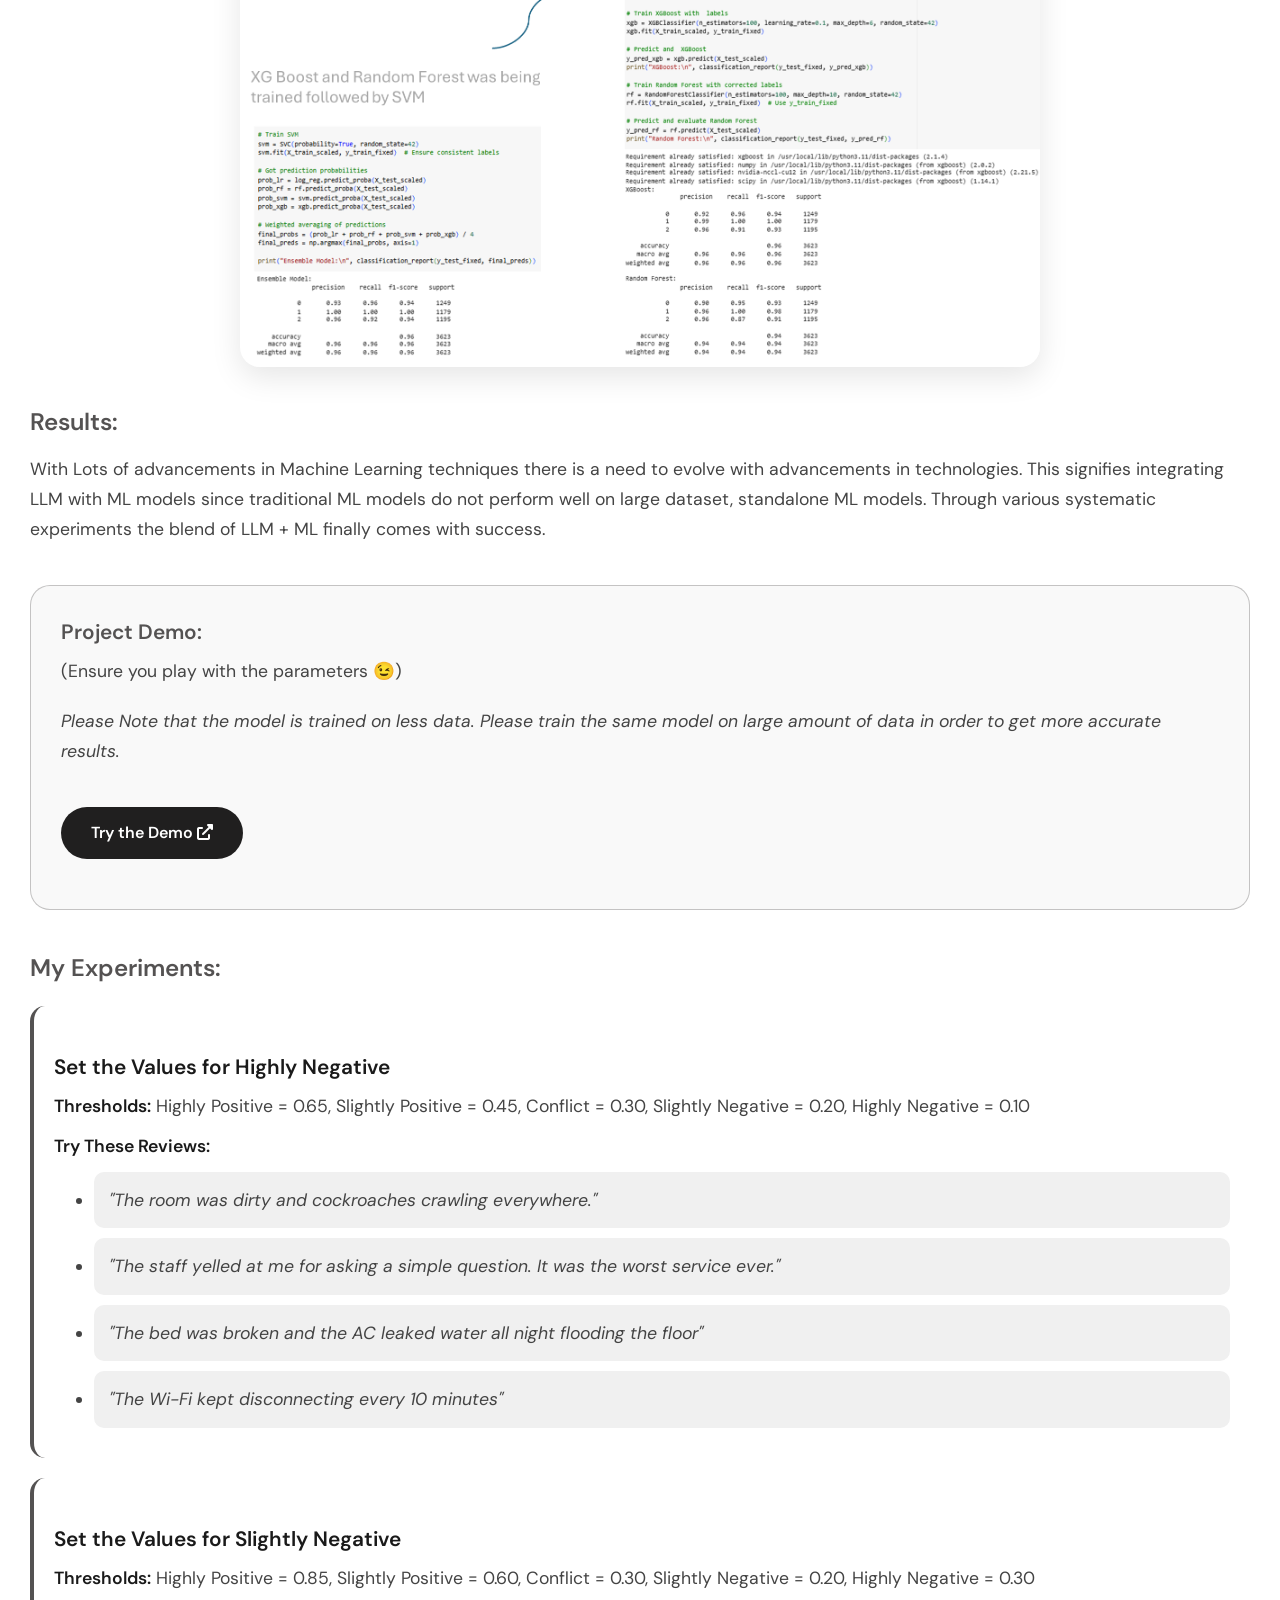
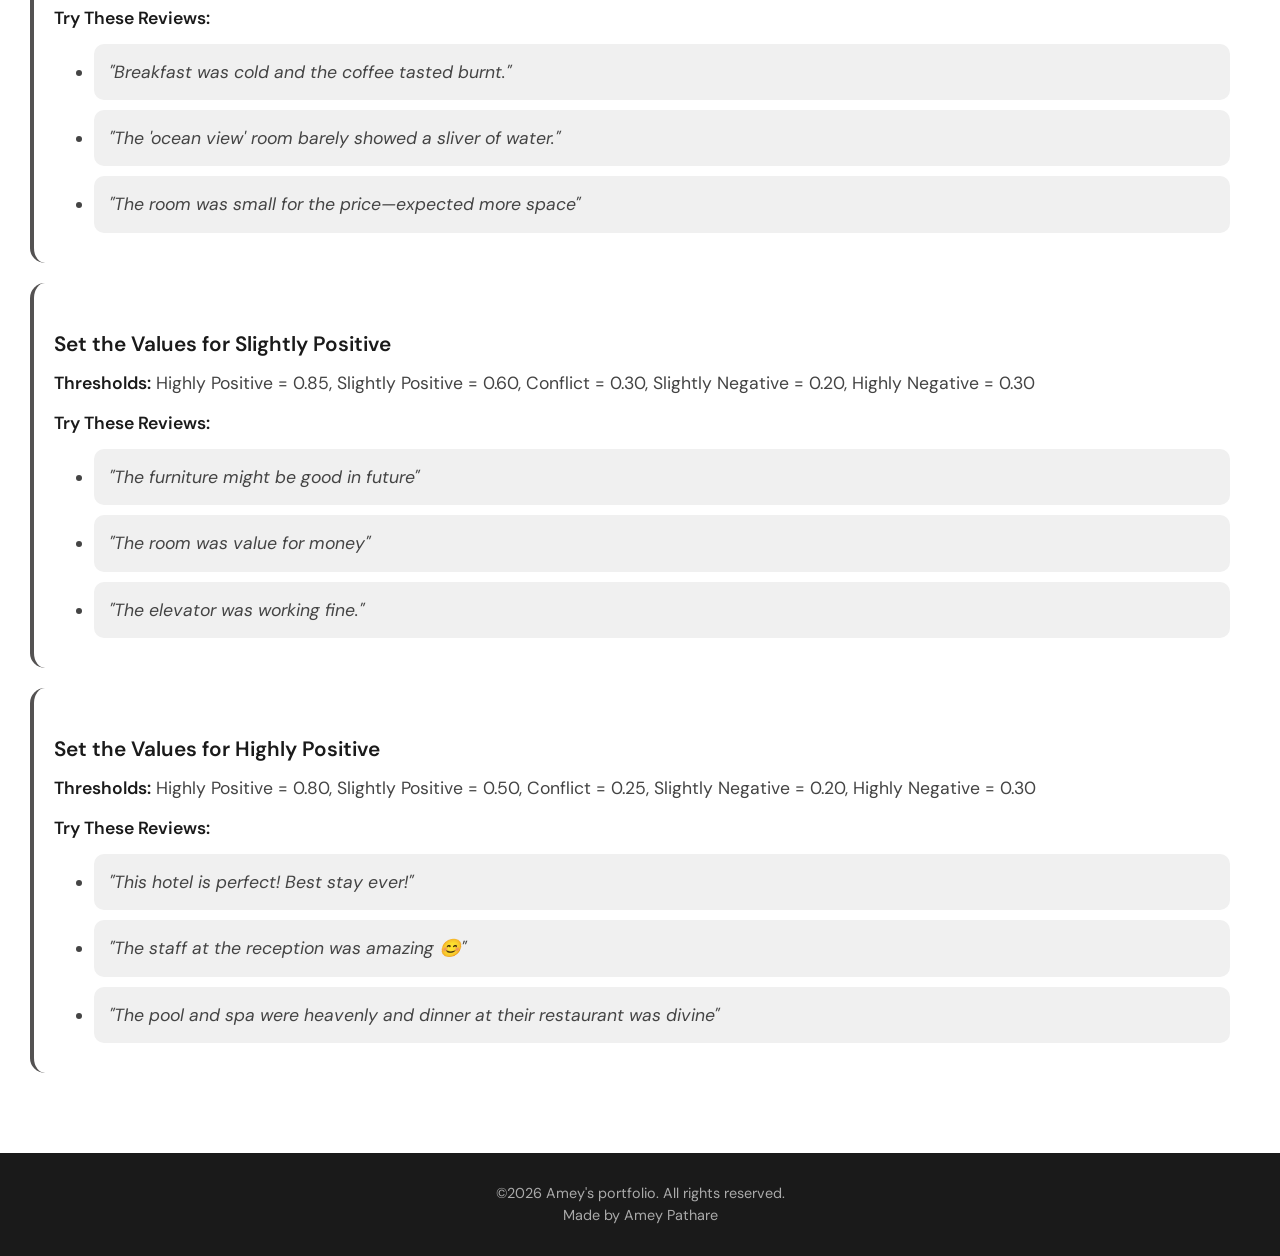
<file: reviews_prediction.html>
<!DOCTYPE html>
<html lang="en">
<head>
    <meta charset="UTF-8">
    <meta name="viewport" content="width=device-width, initial-scale=1.0">
    <link rel="icon" type="image/png" href="images/Fav_Icon_Logo.png">
    <title>Reviews Prediction</title>
    <!-- Google Fonts -->
    <link rel="preconnect" href="https://fonts.googleapis.com">
    <link rel="preconnect" href="https://fonts.gstatic.com" crossorigin>
    <link href="https://fonts.googleapis.com/css2?family=DM+Sans:opsz,wght@9..40,100..1000&family=Inter:opsz,wght@14..32,100..900&display=swap" rel="stylesheet">
    <!-- Font Awesome -->
    <link rel="stylesheet" href="https://cdnjs.cloudflare.com/ajax/libs/font-awesome/6.0.0-beta3/css/all.min.css">
    <style>
        * {
            margin: 0;
            padding: 0;
            box-sizing: border-box;
        }

        body {
            font-family: 'DM Sans', 'Inter', sans-serif;
            background: #F5F5F5;
            color: #1A1A1A;
            line-height: 1.5;
        }

        .container {
            max-width: 1280px;
            margin: 0 auto;
            padding: 0 30px;
        }

        /* Back button */
        .back-button {
            position: absolute;
            top: 30px;
            left: 30px;
            z-index: 10;
        }

        .back-button a {
            display: flex;
            align-items: center;
            justify-content: center;
            width: 50px;
            height: 50px;
            background: white;
            border-radius: 50%;
            box-shadow: 0 5px 15px rgba(0,0,0,0.1);
            color: #1A1A1A;
            font-size: 1.5rem;
            transition: all 0.3s ease;
            text-decoration: none;
        }

        .back-button a:hover {
            background: #545252;
            color: white;
            transform: translateX(-3px);
        }

        /* Property Hero */
        .property-hero {
            padding: 80px 0 20px;
            background: white;
        }

        .property-title {
            font-size: 2.5rem;
            font-weight: 500;
            margin-bottom: 10px;
        }

        .property-location {
            color: #545252;
            font-weight: 500;
            margin-bottom: 30px;
        }

        /* Main Image */
        .image-section {
            background: white;
            padding: 0 0 40px;
        }

        .main-image {
            text-align: center;
        }

        .main-image img {
            width: 100%;
            max-width: 800px;
            height: auto;
            border-radius: 20px;
            display: block;
            margin: 0 auto;
        }

        /* Project Details Section */
        .project-details {
            padding: 60px 0;
            background: white;
        }

        .project-details h2 {
            font-size: 2rem;
            font-weight: 600;
            margin: 40px 0 20px;
        }

        .project-details h3 {
            font-size: 1.5rem;
            font-weight: 600;
            margin: 30px 0 15px;
            color: #545252;;
        }

        .project-details h4 {
            font-size: 1.3rem;
            font-weight: 600;
            margin: 25px 0 10px;
            color: #1A1A1A;
        }

        .project-details p {
            color: #444;
            font-size: 1.1rem;
            line-height: 1.7;
            margin-bottom: 20px;
        }

        .project-details strong {
            font-weight: 600;
            color: #1A1A1A;
        }

        .project-details ul {
            margin: 20px 0;
            padding-left: 40px;
        }

        .project-details li {
            font-size: 1.1rem;
            color: #444;
            margin-bottom: 10px;
        }

        .project-image {
            margin: 30px 0;
            text-align: center;
            width: 100%;
        }

        .project-image img {
            width: 100%;
            height: auto;
            max-width: 800px;
            border-radius: 20px;
            box-shadow: 0 10px 30px rgba(0,0,0,0.1);
        }

        .code-section {
            margin: 30px 0;
            display: flex;
            align-items: center;
            gap: 15px;
            flex-wrap: wrap;
        }

        .github-icon {
            width: 50px;
            height: 50px;
            border-radius: 50%;
            background: #f5f5f5;
            display: flex;
            align-items: center;
            justify-content: center;
            border: 1px solid rgba(0,0,0,0.05);
            overflow: hidden;
        }

        .github-icon img {
            width: 100%;
            height: 100%;
            object-fit: contain;
        }

        .code-link {
            display: inline-flex;
            align-items: center;
            gap: 10px;
            background: rgba(70, 66, 63, 0.1);
            color: #545252;
            padding: 12px 24px;
            border-radius: 40px;
            text-decoration: none;
            font-weight: 600;
            transition: all 0.3s ease;
            border: 1px solid rgba(75, 71, 69, 0.3);
        }

        .code-link:hover {
            background: #545252;
            color: white;
            gap: 15px;
            border-color: #545252;;
        }

        .demo-section {
            background: #f9f9f9;
            padding: 30px;
            border-radius: 20px;
            margin: 40px 0;
            border: 1px solid rgba(75, 71, 69, 0.3);
        }

        .demo-section h4 {
            margin-top: 0;
            color: #545252;;
        }

        .demo-link {
            display: inline-block;
            background: #201f1f;
            color: white;
            padding: 14px 30px;
            border-radius: 40px;
            text-decoration: none;
            font-weight: 600;
            transition: all 0.3s;
            margin: 20px 0;
        }

        .demo-link:hover {
            background: #545252;
            transform: translateY(-2px);
        }

        .threshold-box {
            background: white;
            padding: 20px;
            border-radius: 15px;
            margin: 20px 0;
            border-left: 4px solid #545252;
        }

        .threshold-box p {
            margin-bottom: 10px;
        }

        .threshold-box ul {
            margin: 10px 0;
        }

        .review-example {
            background: #f0f0f0;
            padding: 15px;
            border-radius: 10px;
            margin: 10px 0;
            font-style: italic;
        }

        .image-row {
            display: flex;
            gap: 20px;
            justify-content: center;
            margin: 30px 0;
            flex-wrap: wrap;
        }

        .image-row .project-image {
            margin: 0;
            flex: 1 1 300px;
        }

        /* Footer */
        .site-footer {
            background: #1A1A1A;
            color: #aaa;
            text-align: center;
            padding: 30px 0;
            font-size: 0.9rem;
        }

        /* Responsive */
        @media (max-width: 768px) {
            .back-button {
                top: 15px;
                left: 15px;
            }
            .image-row {
                flex-direction: column;
                align-items: center;
            }
        }
    </style>
</head>
<body>
    <!-- Back button to return to index.html#projects -->
    <div class="back-button">
        <a href="/#projects-6" onclick="event.preventDefault(); goBackToPortfolio(6);" title="Back to projects">
            <i class="fas fa-arrow-left"></i>
        </a>
    </div>

    <main>
        <!-- Property Title -->
        <section class="property-hero">
            <div class="container">
                <h1 class="property-title">Hotel Reviews Prediction (LLM + ML)</h1>
                <p class="property-location">TRAVEL & HOSPITALITY</p>
            </div>
        </section>

        <!-- Main Image -->
        <section class="image-section">
            <div class="container">
                <div class="main-image">
                    <img src="images/reviews_image.png" alt="Hotel Reviews Prediction Main Image">
                </div>
            </div>
        </section>

        <!-- Project Details -->
        <section class="project-details">
            <div class="container">
                <h2>Project Background</h2>
                <p>Hotel reviews are a critical voice of the customer in the hospitality industry directly influencing booking decisions and business reputation. With millions of reviews generated daily across Hotel platforms. Manual analysis of this feedback is impractical and time-consuming. Yet understanding nuanced guest sentiment beyond simple star ratings is essential for improving service quality identifying operational gaps and maintaining competitive advantage. This project addresses this challenge by developing an automated sentiment analysis system that combines LLM with traditional machine learning. Using DistilBERTa streamlined deep learning model we extract semantic meaning from raw reviews while handcrafted linguistic features (review length, punctuation patterns) capture stylistic nuances.</p>

                <h3>Problem Statement:</h3>
                <p>A 200-room hotel generates 500+ monthly reviews across platforms impossible to process manually. Existing tools misclassify 40% of mixed sentiments. Star ratings don't reveal why guests are dissatisfied and leaving hotels unable to prioritize fixes. This leads to Unaddressed service failures causing 34% revenue loss from repeat guests and inefficient resource allocation.</p>

                <h3>Objective:</h3>
                <ul>
                    <li>To build a scalable sentiment prediction system that can help hotels analyze customer feedback automatically.</li>
                    <li>Reduce review analysis time from hours/day to minutes/day.</li>
                </ul>

                <h3>Contribution:</h3>
                <ul>
                    <li>Performed extensive evaluation across multiple models and scenarios to compare performance.</li>
                    <li>Provided a web-based interface Streamlit app for demo and usability purposes</li>
                </ul>

                <h3>Scope:</h3>
                <ul>
                    <li>This project uses a publicly available hotel reviews dataset containing text reviews labeled with sentiment classes (positive, neutral, negative) for training and testing the model.</li>
                    <li>The solution aims to help hotels automate feedback analysis, improve service quality and enhance the overall guest experience.</li>
                    <li>The model can be extended to other customer-facing industries like restaurants, airlines and e-commerce platforms making it adaptable for broader sentiment analysis applications.</li>
                </ul>

                <h3>Code:</h3>
                <div class="code-section">
                    <div class="github-icon">
                        <img src="images/Github.png" alt="GitHub">
                    </div>
                    <a href="https://github.com/ameypathare/hotel-review-prediction" class="code-link" target="_blank" rel="noopener noreferrer">
                        View My Code <i class="fas fa-arrow-right"></i>
                    </a>
                </div>

                <h4>Imported the data:</h4>
                <div class="project-image">
                    <img src="images/image_1.png" alt="Imported Data">
                </div>

                <h4>DistilBERT Cleaning:</h4>
                <div class="project-image">
                    <img src="images/image_2.png" alt="DistilBERT Cleaning">
                </div>

                <h4>Sentiment Labelling:</h4>
                <div class="project-image">
                    <img src="images/image_3.png" alt="Sentiment Labelling">
                </div>

                <h4>Feature Extraction & Engineering:</h4>
                <div class="project-image">
                    <img src="images/image_4.png" alt="Feature Extraction">
                </div>

                <h4>Features Standardization + Hand Crafted Features:</h4>
                <div class="project-image">
                    <img src="images/image_5.png" alt="Features Standardization">
                </div>

                <h4>Model Selection & Training:</h4>
                <div class="project-image">
                    <img src="images/image_6.png" alt="Model Selection">
                </div>
                <br>
                <div class="project-image">
                    <img src="images/image_7.png" alt="Model Training">
                </div>

                <h3>Results:</h3>
                <p>With Lots of advancements in Machine Learning techniques there is a need to evolve with advancements in technologies. This signifies integrating LLM with ML models since traditional ML models do not perform well on large dataset, standalone ML models. Through various systematic experiments the blend of LLM + ML finally comes with success.</p>

                <div class="demo-section">
                    <h4>Project Demo:</h4>
                    <p>(Ensure you play with the parameters 😉)</p>
                    <p><em>Please Note that the model is trained on less data. Please train the same model on large amount of data in order to get more accurate results.</em></p>
                    <a href="https://huggingface.co/spaces/ameykpathare/hotel-review-sentiment" class="demo-link" target="_blank" rel="noopener noreferrer">
                        Try the Demo <i class="fas fa-external-link-alt"></i>
                    </a>
                </div>

                <h3>My Experiments:</h3>
                
                <div class="threshold-box">
                    <h4>Set the Values for Highly Negative</h4>
                    <p><strong>Thresholds:</strong> Highly Positive = 0.65, Slightly Positive = 0.45, Conflict = 0.30, Slightly Negative = 0.20, Highly Negative = 0.10</p>
                    <p><strong>Try These Reviews:</strong></p>
                    <ul>
                        <li class="review-example">"The room was dirty and cockroaches crawling everywhere."</li>
                        <li class="review-example">"The staff yelled at me for asking a simple question. It was the worst service ever."</li>
                        <li class="review-example">"The bed was broken and the AC leaked water all night flooding the floor"</li>
                        <li class="review-example">"The Wi-Fi kept disconnecting every 10 minutes"</li>
                    </ul>
                </div>

                <div class="threshold-box">
                    <h4>Set the Values for Slightly Negative</h4>
                    <p><strong>Thresholds:</strong> Highly Positive = 0.85, Slightly Positive = 0.60, Conflict = 0.30, Slightly Negative = 0.20, Highly Negative = 0.30</p>
                    <p><strong>Try These Reviews:</strong></p>
                    <ul>
                        <li class="review-example">"Breakfast was cold and the coffee tasted burnt."</li>
                        <li class="review-example">"The 'ocean view' room barely showed a sliver of water."</li>
                        <li class="review-example">"The room was small for the price—expected more space"</li>
                    </ul>
                </div>

                <div class="threshold-box">
                    <h4>Set the Values for Slightly Positive</h4>
                    <p><strong>Thresholds:</strong> Highly Positive = 0.85, Slightly Positive = 0.60, Conflict = 0.30, Slightly Negative = 0.20, Highly Negative = 0.30</p>
                    <p><strong>Try These Reviews:</strong></p>
                    <ul>
                        <li class="review-example">"The furniture might be good in future"</li>
                        <li class="review-example">"The room was value for money"</li>
                        <li class="review-example">"The elevator was working fine."</li>
                    </ul>
                </div>

                <div class="threshold-box">
                    <h4>Set the Values for Highly Positive</h4>
                    <p><strong>Thresholds:</strong> Highly Positive = 0.80, Slightly Positive = 0.50, Conflict = 0.25, Slightly Negative = 0.20, Highly Negative = 0.30</p>
                    <p><strong>Try These Reviews:</strong></p>
                    <ul>
                        <li class="review-example">"This hotel is perfect! Best stay ever!"</li>
                        <li class="review-example">"The staff at the reception was amazing 😊"</li>
                        <li class="review-example">"The pool and spa were heavenly and dinner at their restaurant was divine"</li>
                    </ul>
                </div>
            </div>
        </section>
    </main>

    <footer class="site-footer">
        <div class="container">
            <p>©2026 Amey's portfolio. All rights reserved.<br>Made by Amey Pathare</p>
        </div>
    </footer>

    <script>
    function goBackToPortfolio(projectIndex) {
      if (window.history.length > 1) {
        let navigated = false;
        window.addEventListener('pagehide', () => { navigated = true; }, { once: true });
        window.history.back();
        setTimeout(() => {
          if (!navigated) window.location.href = '/#projects-' + projectIndex;
        }, 300);
      } else {
        window.location.href = '/#projects-' + projectIndex;
      }
    }
    </script>    
</body>
</html>
</file>
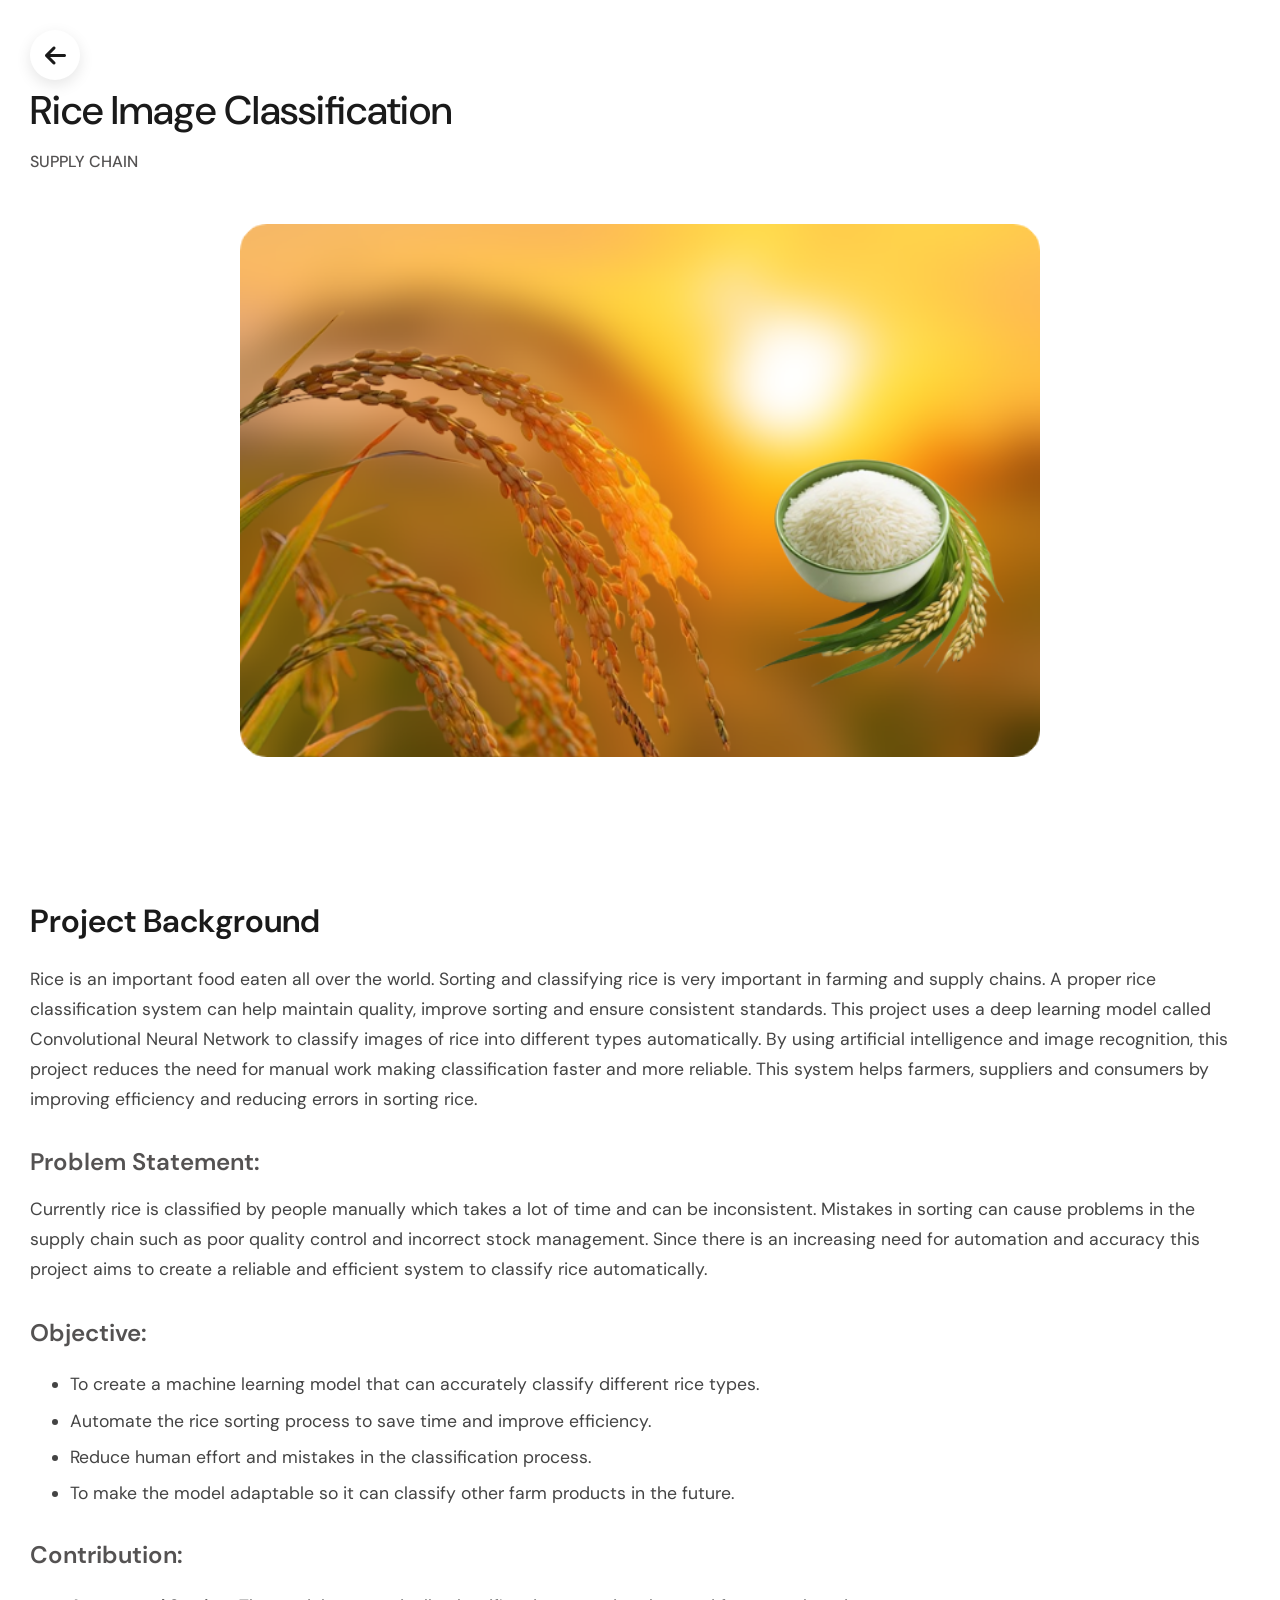
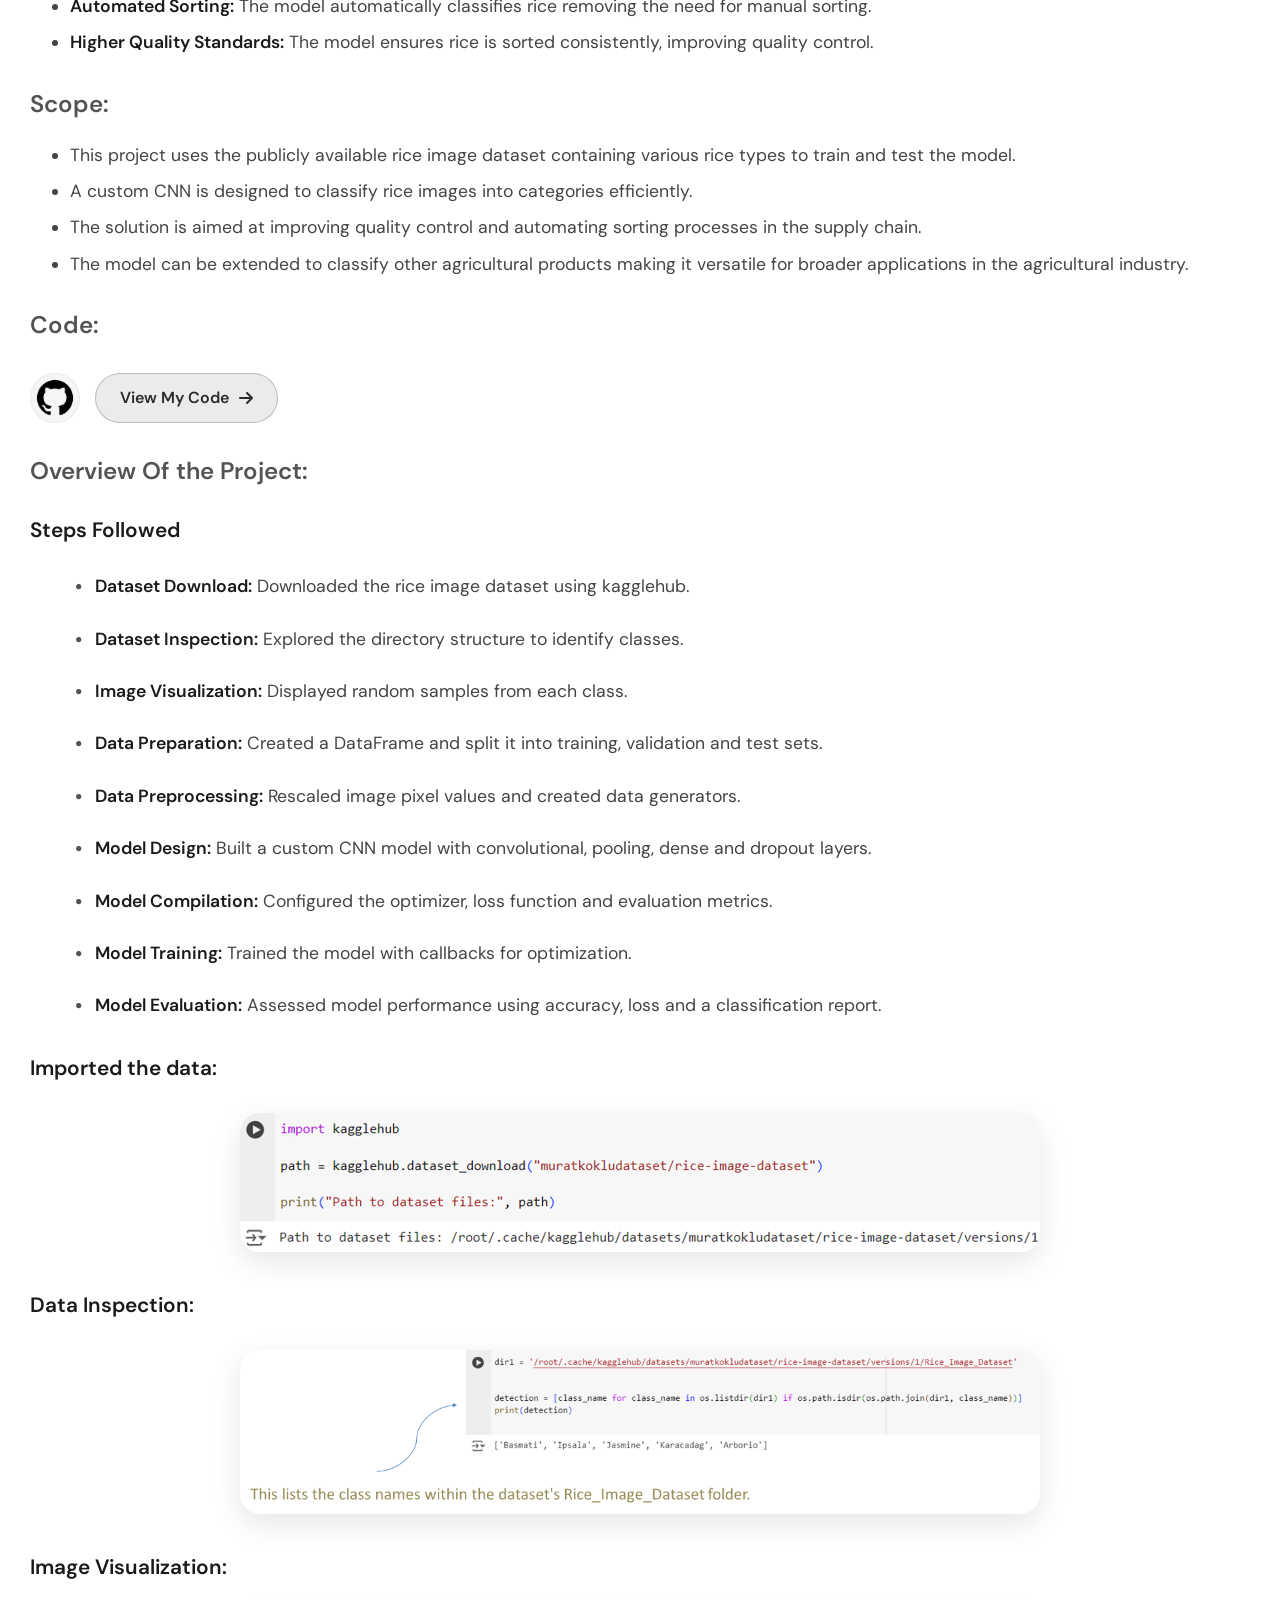
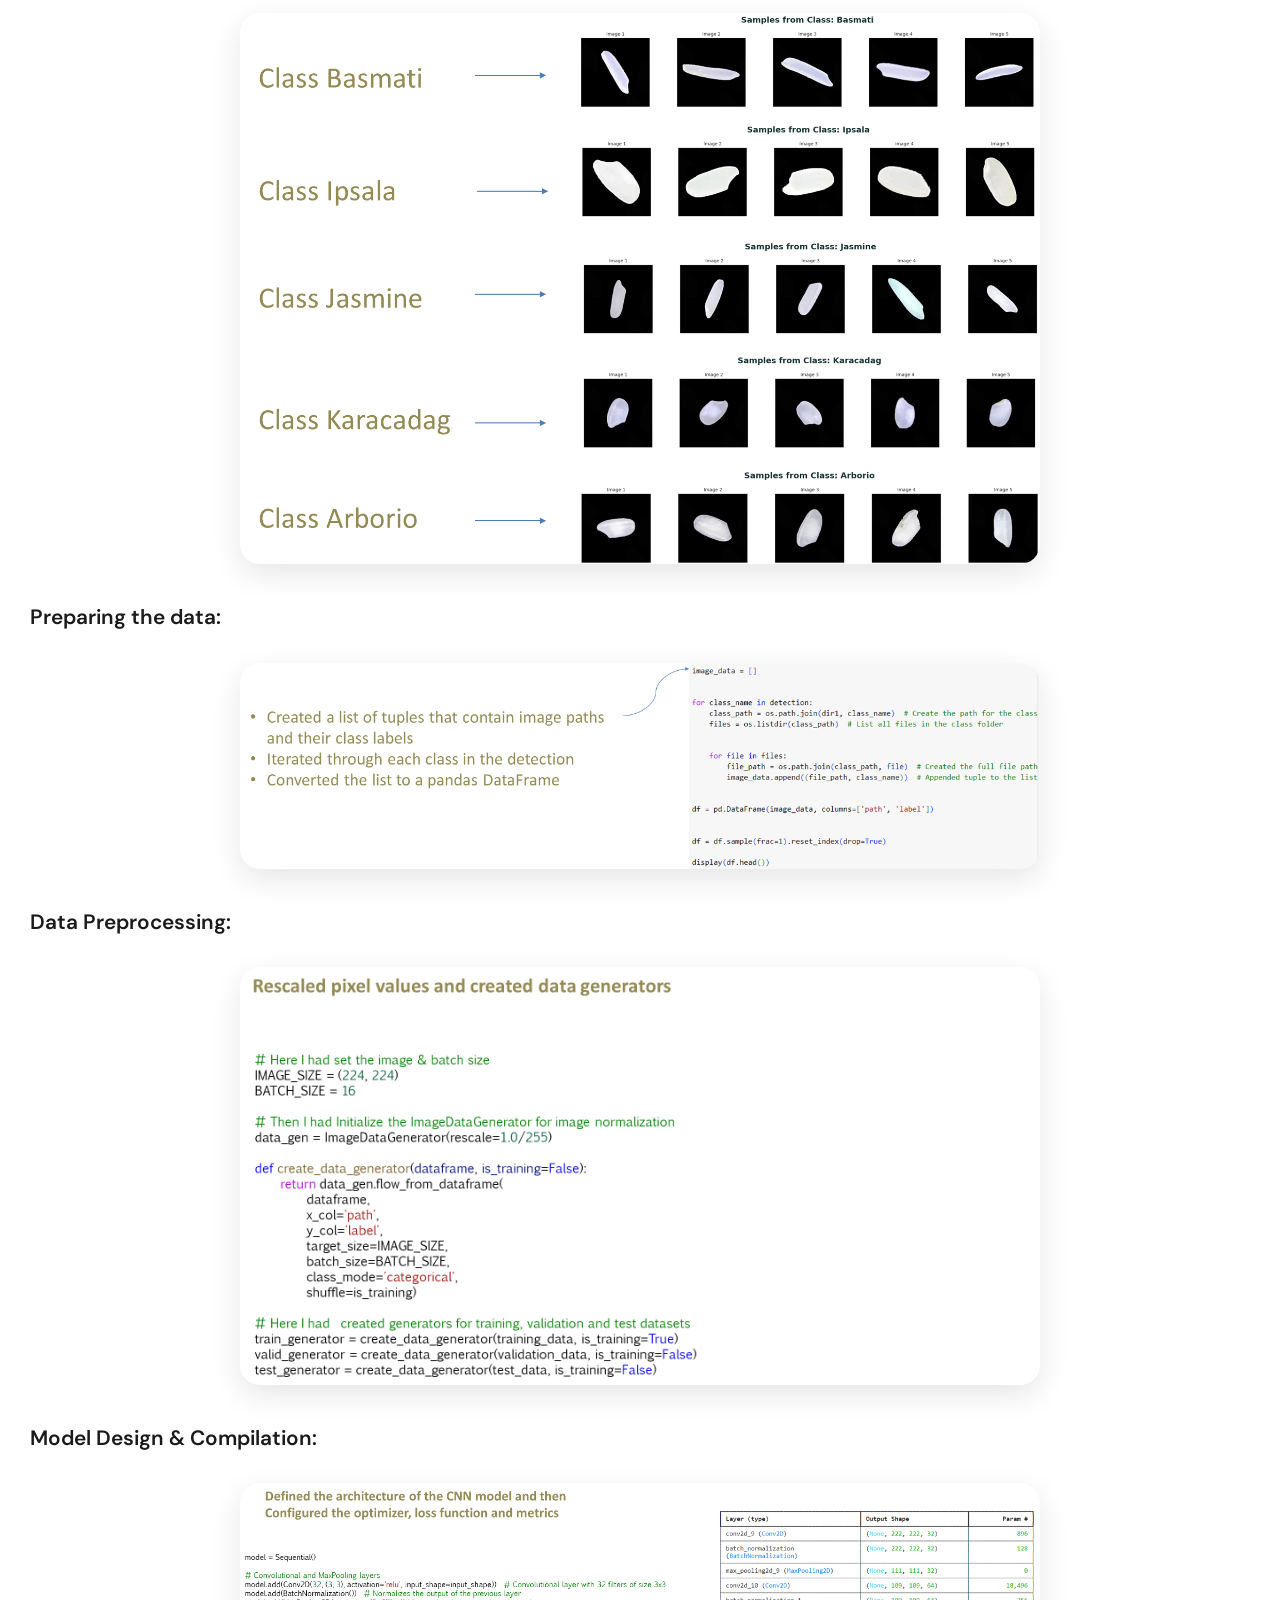
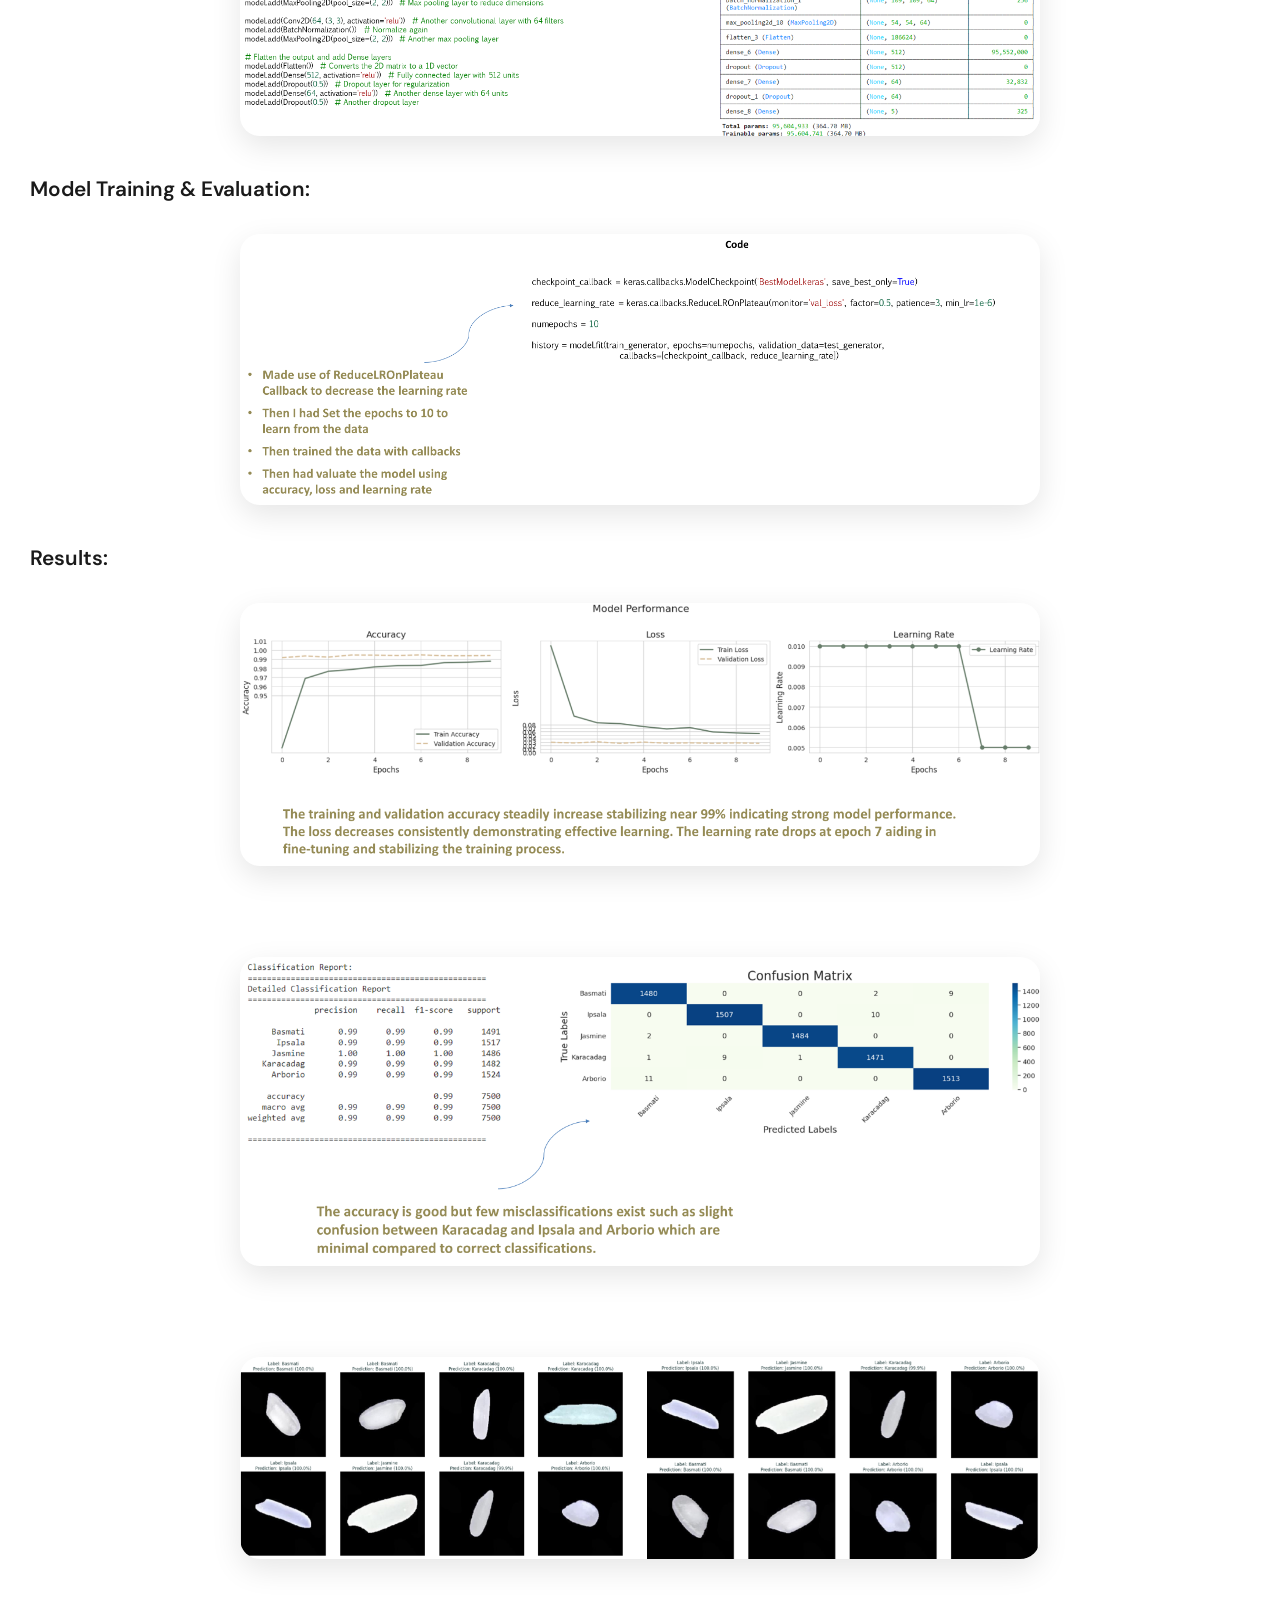
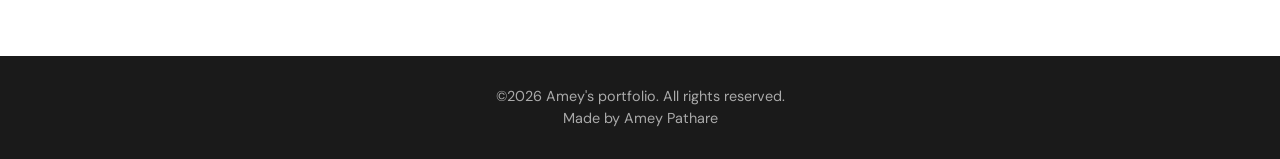
<file: rice_classification.html>
<!DOCTYPE html>
<html lang="en">
<head>
    <meta charset="UTF-8">
    <meta name="viewport" content="width=device-width, initial-scale=1.0">
    <link rel="icon" type="image/png" href="images/Fav_Icon_Logo.png">
    <title>Rice Image Classification</title>
    <!-- Google Fonts -->
    <link rel="preconnect" href="https://fonts.googleapis.com">
    <link rel="preconnect" href="https://fonts.gstatic.com" crossorigin>
    <link href="https://fonts.googleapis.com/css2?family=DM+Sans:opsz,wght@9..40,100..1000&family=Inter:opsz,wght@14..32,100..900&display=swap" rel="stylesheet">
    <!-- Font Awesome -->
    <link rel="stylesheet" href="https://cdnjs.cloudflare.com/ajax/libs/font-awesome/6.0.0-beta3/css/all.min.css">
    <style>
        * {
            margin: 0;
            padding: 0;
            box-sizing: border-box;
        }

        body {
            font-family: 'DM Sans', 'Inter', sans-serif;
            background: #F5F5F5;
            color: #1A1A1A;
            line-height: 1.5;
        }

        .container {
            max-width: 1280px;
            margin: 0 auto;
            padding: 0 30px;
        }

        /* Back button */
        .back-button {
            position: absolute;
            top: 30px;
            left: 30px;
            z-index: 10;
        }

        .back-button a {
            display: flex;
            align-items: center;
            justify-content: center;
            width: 50px;
            height: 50px;
            background: white;
            border-radius: 50%;
            box-shadow: 0 5px 15px rgba(0,0,0,0.1);
            color: #1A1A1A;
            font-size: 1.5rem;
            transition: all 0.3s ease;
            text-decoration: none;
        }

        .back-button a:hover {
            background: #545252;
            color: white;
            transform: translateX(-3px);
        }

        /* Property Hero */
        .property-hero {
            padding: 80px 0 20px;
            background: white;
        }

        .property-title {
            font-size: 2.5rem;
            font-weight: 500;
            margin-bottom: 10px;
        }

        .property-location {
            color: #545252;
            font-weight: 500;
            margin-bottom: 30px;
        }

        /* Main Image */
        .image-section {
            background: white;
            padding: 0 0 40px;
        }

        .main-image {
            text-align: center;
        }

        .main-image img {
            width: 100%;
            max-width: 800px;
            height: auto;
            border-radius: 20px;
            display: block;
            margin: 0 auto;
        }

        /* Project Details Section */
        .project-details {
            padding: 60px 0;
            background: white;
        }

        .project-details h2 {
            font-size: 2rem;
            font-weight: 600;
            margin: 40px 0 20px;
        }

        .project-details h3 {
            font-size: 1.5rem;
            font-weight: 600;
            margin: 30px 0 15px;
            color: #545252;
        }

        .project-details h4 {
            font-size: 1.3rem;
            font-weight: 600;
            margin: 25px 0 10px;
            color: #1A1A1A;
        }

        .project-details p {
            color: #444;
            font-size: 1.1rem;
            line-height: 1.7;
            margin-bottom: 20px;
        }

        .project-details strong {
            font-weight: 600;
            color: #1A1A1A;
        }

        .project-details ul {
            margin: 20px 0;
            padding-left: 40px;
        }

        .project-details li {
            font-size: 1.1rem;
            color: #444;
            margin-bottom: 10px;
        }

        .project-image {
            margin: 30px 0;
            text-align: center;
            width: 100%;
        }

        .project-image img {
            width: 100%;
            height: auto;
            max-width: 800px;
            border-radius: 20px;
            box-shadow: 0 10px 30px rgba(0,0,0,0.1);
        }

        .code-section {
            margin: 30px 0;
            display: flex;
            align-items: center;
            gap: 15px;
            flex-wrap: wrap;
        }

        .github-icon {
            width: 50px;
            height: 50px;
            border-radius: 50%;
            background: #f5f5f5;
            display: flex;
            align-items: center;
            justify-content: center;
            border: 1px solid rgba(0,0,0,0.05);
            overflow: hidden;
        }

        .github-icon img {
            width: 100%;
            height: 100%;
            object-fit: contain;
        }

        .code-link {
            display: inline-flex;
            align-items: center;
            gap: 10px;
            background: rgba(70, 66, 63, 0.1);
            color: #2b2929;
            padding: 12px 24px;
            border-radius: 40px;
            text-decoration: none;
            font-weight: 600;
            transition: all 0.3s ease;
            border: 1px solid rgba(75, 71, 69, 0.3);
        }

        .code-link:hover {
            background: #545252;
            color: white;
            gap: 15px;
            border-color: #545252;
        }

        .step-list {
            list-style-type: none;
            padding-left: 0;
        }

        .step-list li {
            padding: 8px 0;
            padding-left: 25px;
            position: relative;
        }

        .step-list li::before {
            content: "•";
            color: #545252;
            font-weight: bold;
            position: absolute;
            left: 5px;
            font-size: 1.2rem;
        }

        .image-row {
            display: flex;
            gap: 20px;
            justify-content: center;
            margin: 30px 0;
            flex-wrap: wrap;
        }

        .image-row .project-image {
            margin: 0;
            flex: 1 1 300px;
        }

        /* Footer */
        .site-footer {
            background: #1A1A1A;
            color: #aaa;
            text-align: center;
            padding: 30px 0;
            font-size: 0.9rem;
        }

        /* Responsive */
        @media (max-width: 768px) {
            .back-button {
                top: 15px;
                left: 15px;
            }
            .image-row {
                flex-direction: column;
                align-items: center;
            }
        }
    </style>
</head>
<body>
    <!-- Back button to return to index.html#projects -->
    <div class="back-button">
        <a href="/#projects-7" onclick="event.preventDefault(); goBackToPortfolio(7);" title="Back to projects">
            <i class="fas fa-arrow-left"></i>
        </a>
    </div>

    <main>
        <!-- Property Title -->
        <section class="property-hero">
            <div class="container">
                <h1 class="property-title">Rice Image Classification</h1>
                <p class="property-location">SUPPLY CHAIN</p>
            </div>
        </section>

        <!-- Main Image -->
        <section class="image-section">
            <div class="container">
                <div class="main-image">
                    <img src="images/rice_image.png" alt="Rice Classification Main Image">
                </div>
            </div>
        </section>

        <!-- Project Details -->
        <section class="project-details">
            <div class="container">
                <h2>Project Background</h2>
                <p>Rice is an important food eaten all over the world. Sorting and classifying rice is very important in farming and supply chains. A proper rice classification system can help maintain quality, improve sorting and ensure consistent standards. This project uses a deep learning model called Convolutional Neural Network to classify images of rice into different types automatically. By using artificial intelligence and image recognition, this project reduces the need for manual work making classification faster and more reliable. This system helps farmers, suppliers and consumers by improving efficiency and reducing errors in sorting rice.</p>

                <h3>Problem Statement:</h3>
                <p>Currently rice is classified by people manually which takes a lot of time and can be inconsistent. Mistakes in sorting can cause problems in the supply chain such as poor quality control and incorrect stock management. Since there is an increasing need for automation and accuracy this project aims to create a reliable and efficient system to classify rice automatically.</p>

                <h3>Objective:</h3>
                <ul>
                    <li>To create a machine learning model that can accurately classify different rice types.</li>
                    <li>Automate the rice sorting process to save time and improve efficiency.</li>
                    <li>Reduce human effort and mistakes in the classification process.</li>
                    <li>To make the model adaptable so it can classify other farm products in the future.</li>
                </ul>

                <h3>Contribution:</h3>
                <ul>
                    <li><strong>Automated Sorting:</strong> The model automatically classifies rice removing the need for manual sorting.</li>
                    <li><strong>Higher Quality Standards:</strong> The model ensures rice is sorted consistently, improving quality control.</li>
                </ul>

                <h3>Scope:</h3>
                <ul>
                    <li>This project uses the publicly available rice image dataset containing various rice types to train and test the model.</li>
                    <li>A custom CNN is designed to classify rice images into categories efficiently.</li>
                    <li>The solution is aimed at improving quality control and automating sorting processes in the supply chain.</li>
                    <li>The model can be extended to classify other agricultural products making it versatile for broader applications in the agricultural industry.</li>
                </ul>

                <h3>Code:</h3>
                <div class="code-section">
                    <div class="github-icon">
                        <img src="images/Github.png" alt="GitHub">
                    </div>
                    <a href="https://github.com/ameypathare/rice_image_classification" class="code-link" target="_blank" rel="noopener noreferrer">
                        View My Code <i class="fas fa-arrow-right"></i>
                    </a>
                </div>

                <h3>Overview Of the Project:</h3>
                
                <h4>Steps Followed</h4>
                <ul class="step-list">
                    <li><strong>Dataset Download:</strong> Downloaded the rice image dataset using kagglehub.</li>
                    <li><strong>Dataset Inspection:</strong> Explored the directory structure to identify classes.</li>
                    <li><strong>Image Visualization:</strong> Displayed random samples from each class.</li>
                    <li><strong>Data Preparation:</strong> Created a DataFrame and split it into training, validation and test sets.</li>
                    <li><strong>Data Preprocessing:</strong> Rescaled image pixel values and created data generators.</li>
                    <li><strong>Model Design:</strong> Built a custom CNN model with convolutional, pooling, dense and dropout layers.</li>
                    <li><strong>Model Compilation:</strong> Configured the optimizer, loss function and evaluation metrics.</li>
                    <li><strong>Model Training:</strong> Trained the model with callbacks for optimization.</li>
                    <li><strong>Model Evaluation:</strong> Assessed model performance using accuracy, loss and a classification report.</li>
                </ul>

                <h4>Imported the data:</h4>
                <div class="project-image">
                    <img src="images/image (1).png" alt="Imported Data">
                </div>

                <h4>Data Inspection:</h4>
                <div class="project-image">
                    <img src="images/image (2).png" alt="Data Inspection">
                </div>

                <h4>Image Visualization:</h4>
                <div class="project-image">
                    <img src="images/image (3).png" alt="Image Visualization">
                </div>

                <h4>Preparing the data:</h4>
                <div class="project-image">
                    <img src="images/image (4).png" alt="Data Preparation">
                </div>

                <h4>Data Preprocessing:</h4>
                <div class="project-image">
                    <img src="images/image (5).png" alt="Data Preprocessing">
                </div>

                <h4>Model Design & Compilation:</h4>
                <div class="project-image">
                    <img src="images/image (6).png" alt="Model Design">
                </div>

                <h4>Model Training & Evaluation:</h4>
                <div class="project-image">
                    <img src="images/image (7).png" alt="Model Training">
                </div>

                <h4>Results:</h4>
                <div class="project-image">
                    <img src="images/image (8).png" alt="Results 1">
                </div>
                <br>
                <div class="project-image">
                    <img src="images/image (9).png" alt="Results 2">
                </div>
                <br>
                <div class="project-image">
                    <img src="images/image (10).png" alt="Results 3">
                </div>
            </div>
        </section>
    </main>

    <footer class="site-footer">
        <div class="container">
            <p>©2026 Amey's portfolio. All rights reserved.<br>Made by Amey Pathare</p>
        </div>
    </footer>

    <script>
    function goBackToPortfolio(projectIndex) {
      if (window.history.length > 1) {
        let navigated = false;
        window.addEventListener('pagehide', () => { navigated = true; }, { once: true });
        window.history.back();
        setTimeout(() => {
          if (!navigated) window.location.href = '/#projects-' + projectIndex;
        }, 300);
      } else {
        window.location.href = '/#projects-' + projectIndex;
      }
    }
    </script>    
</body>
</html>
</file>
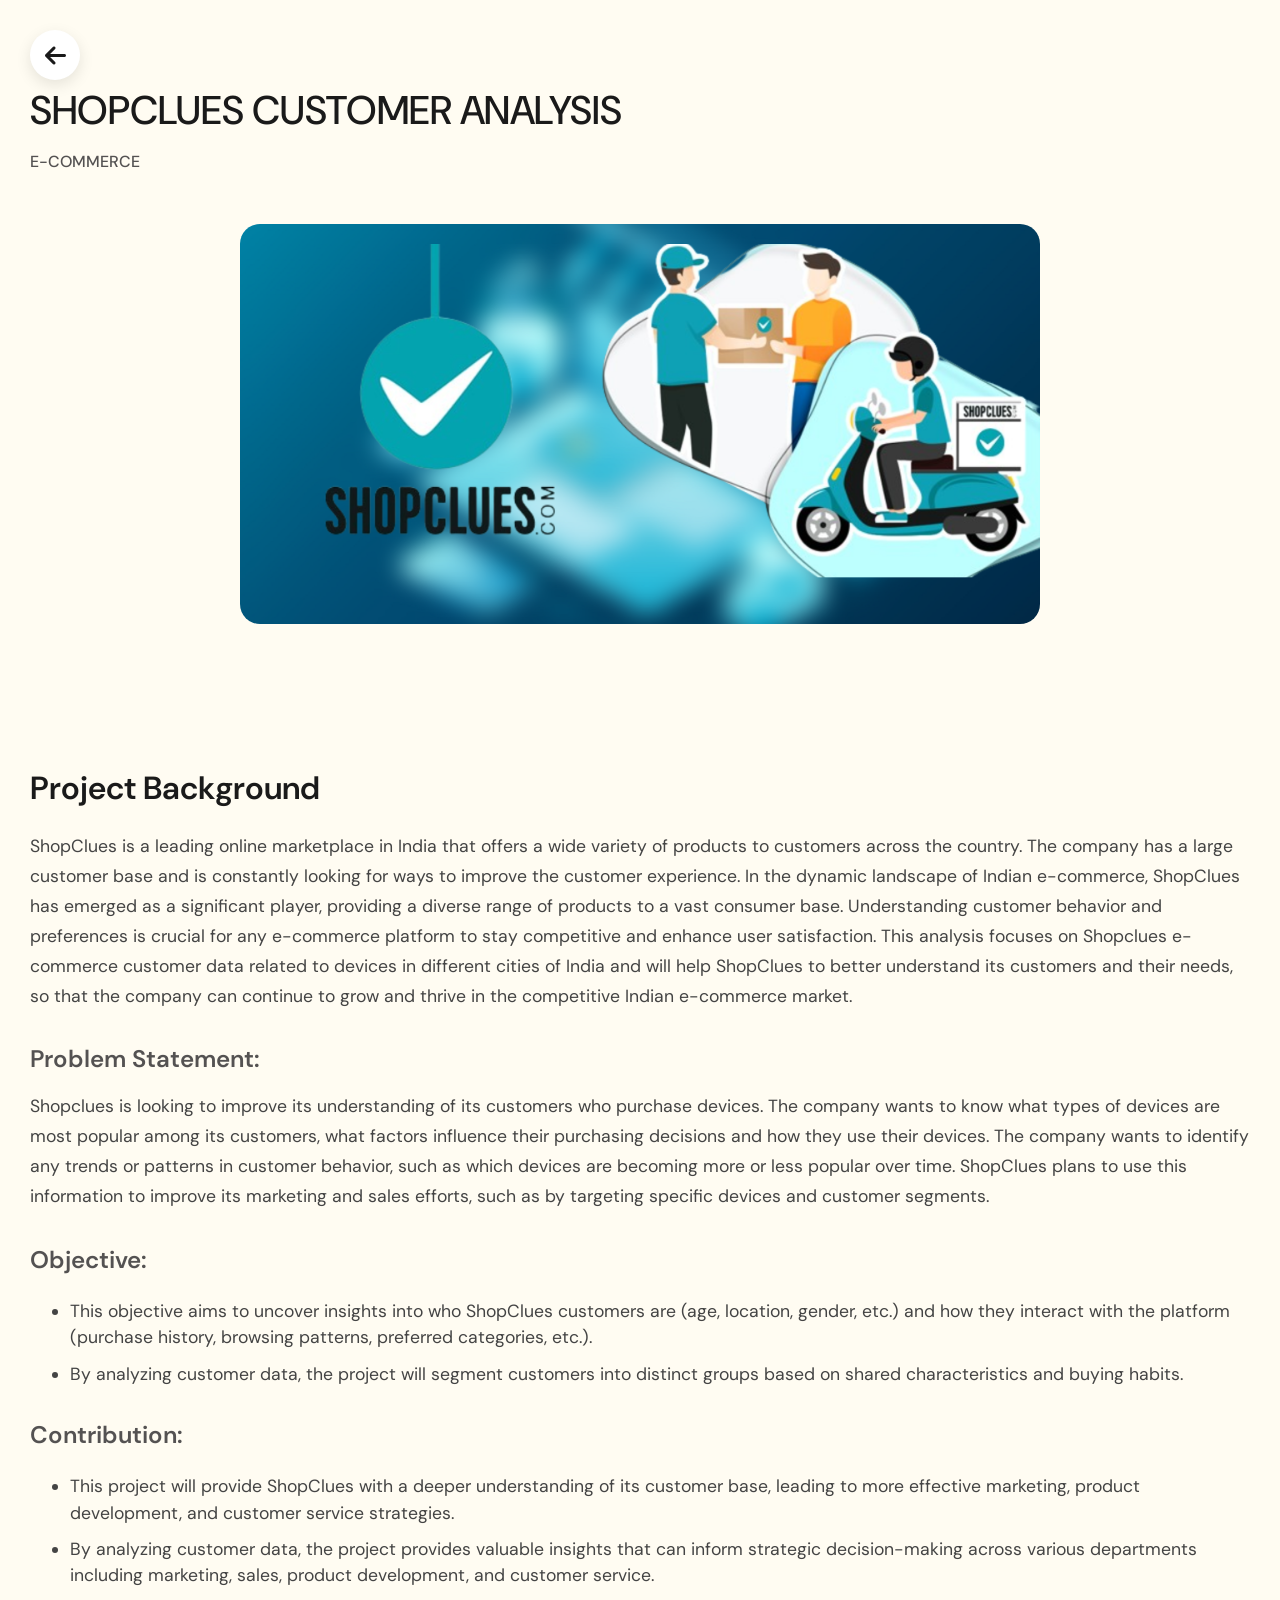
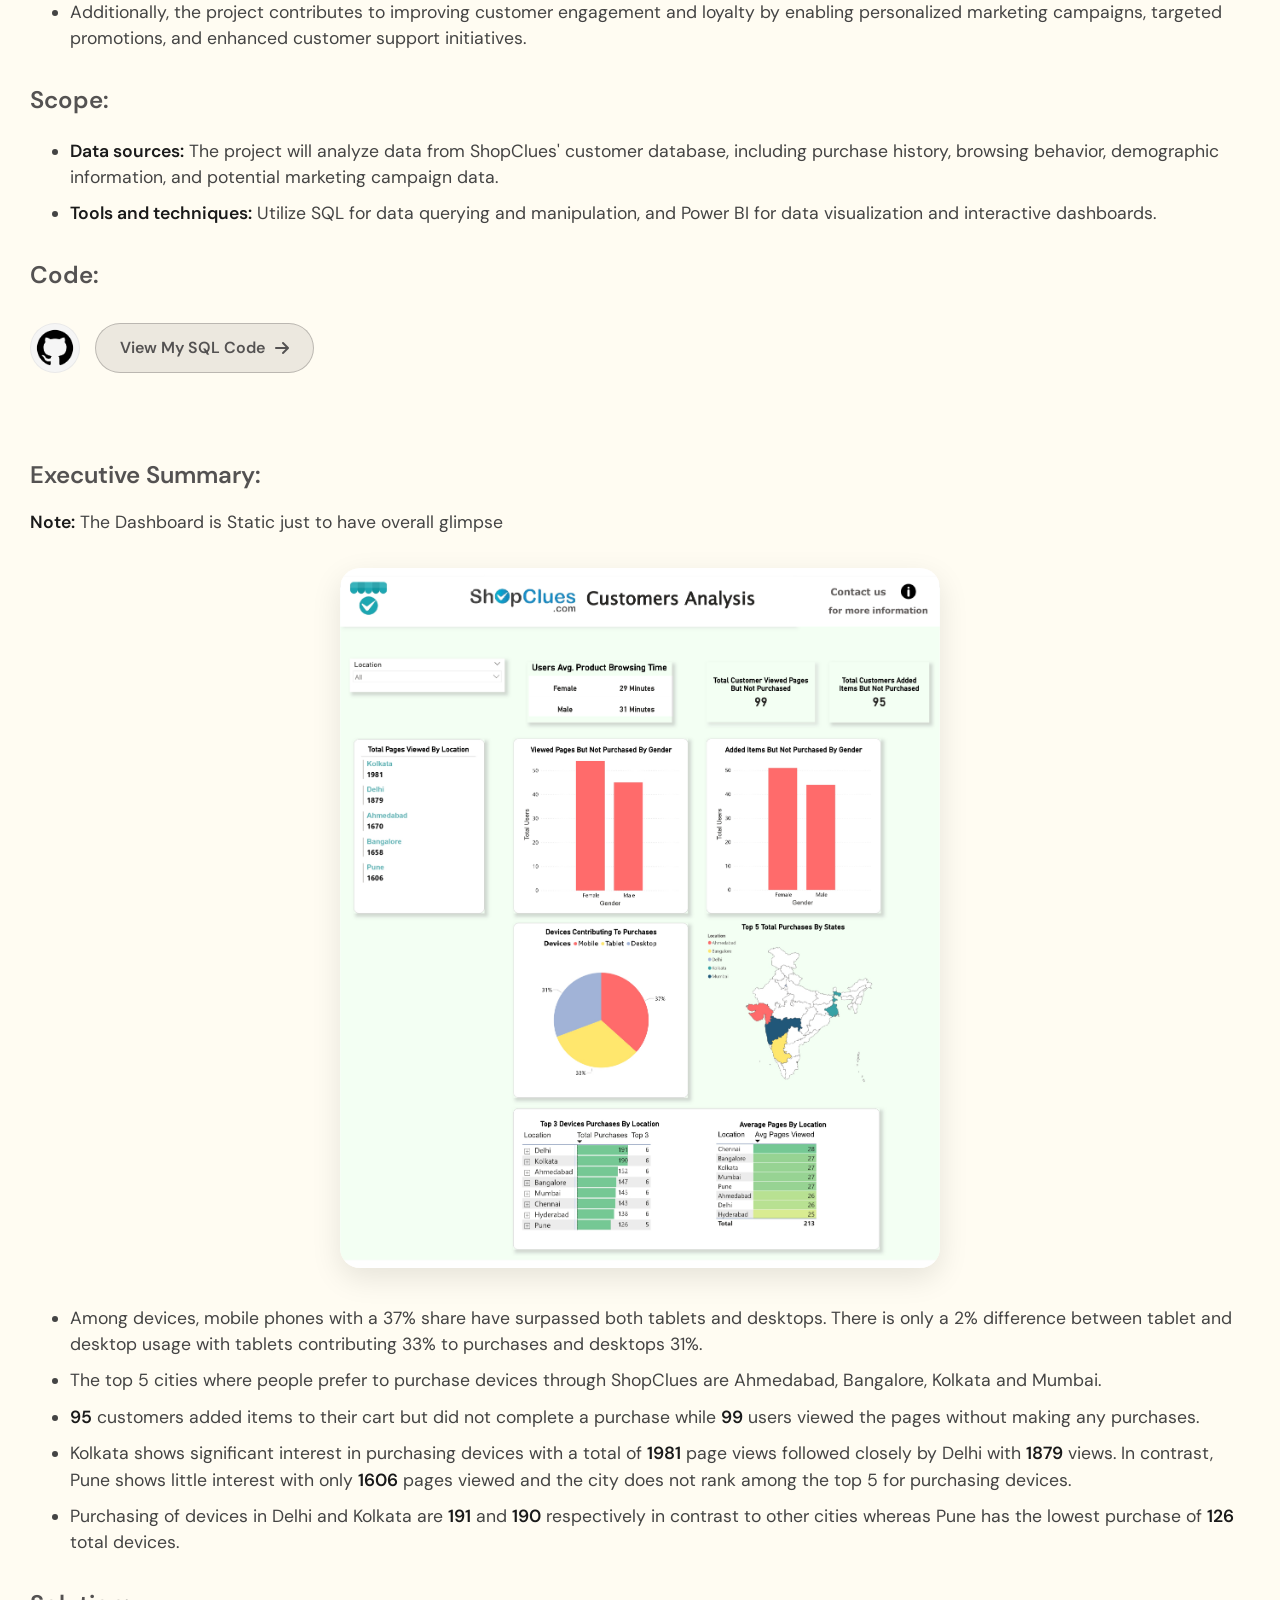
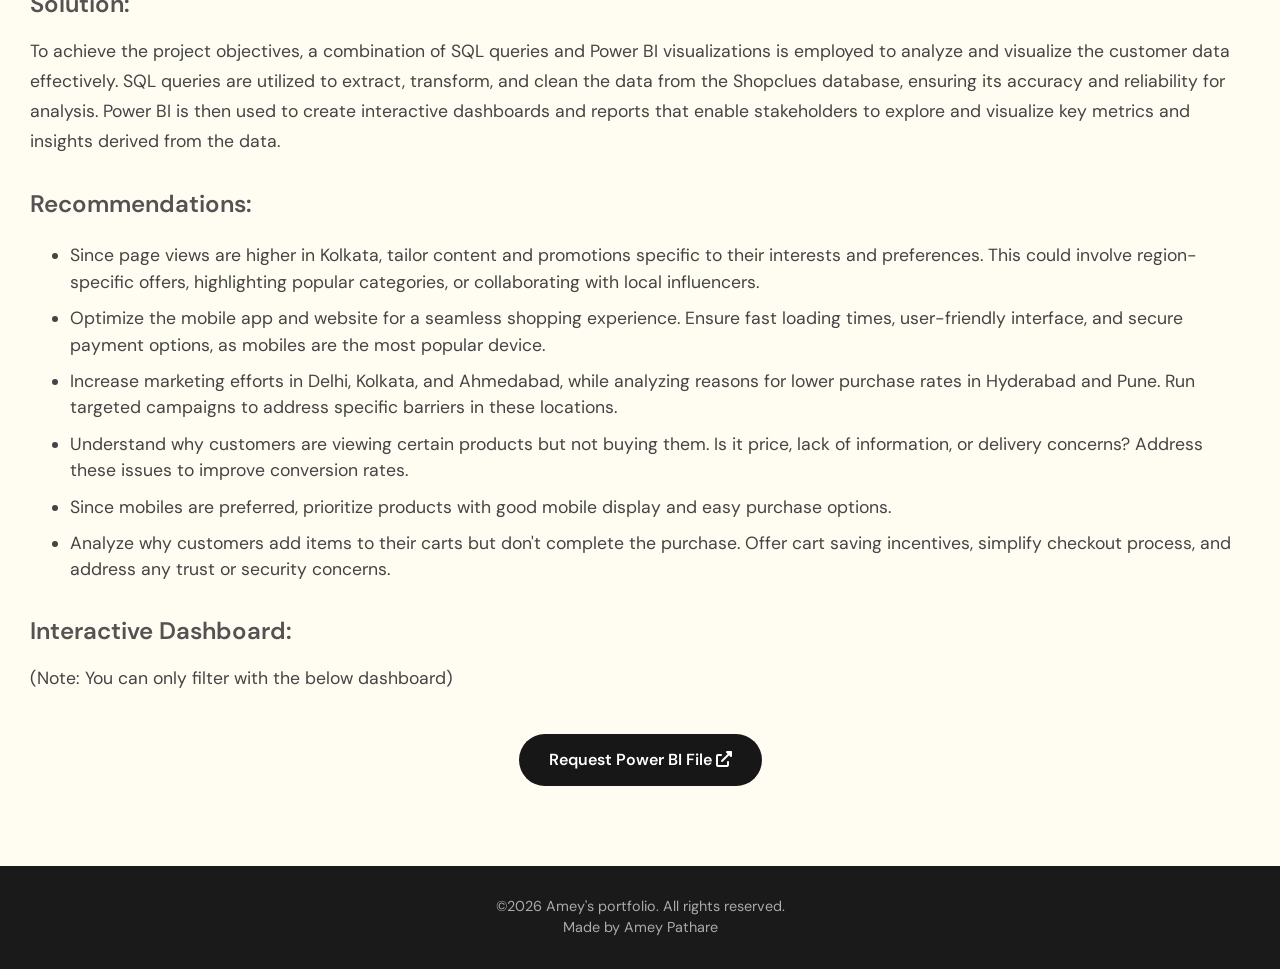
<file: shopclues_ecommerce.html>
<!DOCTYPE html>
<html lang="en">
<head>
    <meta charset="UTF-8">
    <meta name="viewport" content="width=device-width, initial-scale=1.0">
    <link rel="icon" type="image/png" href="images/Fav_Icon_Logo.png">
    <title>Shopclues Customer Analysis</title>
    <!-- Google Fonts -->
    <link rel="preconnect" href="https://fonts.googleapis.com">
    <link rel="preconnect" href="https://fonts.gstatic.com" crossorigin>
    <link href="https://fonts.googleapis.com/css2?family=DM+Sans:opsz,wght@9..40,100..1000&family=Inter:opsz,wght@14..32,100..900&display=swap" rel="stylesheet">
    <!-- Font Awesome -->
    <link rel="stylesheet" href="https://cdnjs.cloudflare.com/ajax/libs/font-awesome/6.0.0-beta3/css/all.min.css">
    <style>
        * {
            margin: 0;
            padding: 0;
            box-sizing: border-box;
        }

        body {
            font-family: 'DM Sans', 'Inter', sans-serif;
            background: #fffcf2; /* UPDATED TO CREAM */
            color: #1A1A1A;
            line-height: 1.5;
        }

        .container {
            max-width: 1280px;
            margin: 0 auto;
            padding: 0 30px;
        }

        /* Back button */
        .back-button {
            position: absolute;
            top: 30px;
            left: 30px;
            z-index: 10;
        }

        .back-button a {
            display: flex;
            align-items: center;
            justify-content: center;
            width: 50px;
            height: 50px;
            background: white; /* KEPT WHITE */
            border-radius: 50%;
            box-shadow: 0 5px 15px rgba(0,0,0,0.1); /* KEPT SHADOW */
            color: #1A1A1A;
            font-size: 1.5rem;
            transition: all 0.3s ease;
            text-decoration: none;
        }

        .back-button a:hover {
            background: #545252;
            color: white;
            transform: translateX(-3px);
        }

        /* Property Hero */
        .property-hero {
            padding: 80px 0 20px;
            background: transparent; /* ALLOWS CREAM TO SHOW */
        }

        .property-title {
            font-size: 2.5rem;
            font-weight: 500;
            margin-bottom: 10px;
        }

        .property-location {
            color: #545252;
            font-weight: 500;
            margin-bottom: 30px;
        }

        /* Main Image */
        .image-section {
            background: transparent; /* ALLOWS CREAM TO SHOW */
            padding: 0 0 40px;
        }

        .main-image img {
            width: 100%;
            max-width: 800px;
            height: 400px;
            object-fit: cover;
            border-radius: 20px;
            display: block;
            margin: 0 auto;
        }

        /* Project Details Section */
        .project-details {
            padding: 60px 0;
            background: transparent; /* ALLOWS CREAM TO SHOW */
        }

        .project-details h2 {
            font-size: 2rem;
            font-weight: 600;
            margin: 40px 0 20px;
        }

        .project-details h3 {
            font-size: 1.5rem;
            font-weight: 600;
            margin: 30px 0 15px;
            color: #545252;
        }

        .project-details p {
            color: #444;
            font-size: 1.1rem;
            line-height: 1.7;
            margin-bottom: 20px;
        }

        .project-details strong {
            font-weight: 600;
            color: #1A1A1A;
        }

        .project-details ul {
            margin: 20px 0;
            padding-left: 40px;
        }

        .project-details li {
            font-size: 1.1rem;
            color: #444;
            margin-bottom: 10px;
        }

        .project-image {
            margin: 30px 0;
            text-align: center;
        }

        .project-image img {
            width: 600px;         /* fixed width */
            height: 700px;        /* fixed height */
            object-fit: cover;    /* crops image to fill box without stretching */
            border-radius: 20px;
            box-shadow: 0 10px 30px rgba(0,0,0,0.1); /* KEPT SHADOW */
            max-width: 100%;      /* ensures responsiveness on small screens */
        }

        .code-section {
            margin: 30px 0;
            display: flex;
            align-items: center;
            gap: 15px;
            flex-wrap: wrap;
        }

        .github-icon {
            width: 50px;
            height: 50px;
            border-radius: 50%;
            background: #f5f5f5; /* KEPT */
            display: flex;
            align-items: center;
            justify-content: center;
            border: 1px solid rgba(0,0,0,0.05);
            overflow: hidden;
        }

        .github-icon img {
            width: 100%;
            height: 100%;
            object-fit: contain;
        }

        .code-link {
            display: inline-flex;
            align-items: center;
            gap: 10px;
            background: rgba(70, 66, 63, 0.1);
            color: #545252;
            padding: 12px 24px;
            border-radius: 40px;
            text-decoration: none;
            font-weight: 600;
            transition: all 0.3s ease;
            border: 1px solid rgba(75, 71, 69, 0.3);
        }

        .code-link:hover {
            background: #545252;
            color: white;
            gap: 15px;
            border-color: #545252;
        }

        .dashboard-link {
            margin: 40px 0 20px;
            text-align: center;
        }

        .dashboard-link a {
            display: inline-block;
            background: #171717;
            color: white;
            padding: 14px 30px;
            border-radius: 40px;
            text-decoration: none;
            font-weight: 600;
            transition: all 0.3s;
        }

        .dashboard-link a:hover {
            background: #545252;
            transform: translateY(-2px);
        }

        /* Footer */
        .site-footer {
            background: #1A1A1A;
            color: #aaa;
            text-align: center;
            padding: 30px 0;
            font-size: 0.9rem;
        }

        /* Responsive */
        @media (max-width: 768px) {
            .back-button {
                top: 15px;
                left: 15px;
            }
        }
    </style>
</head>
<body>
    <!-- Back button to return to index.html#projects -->
    <div class="back-button">
        <a href="/#projects-2" onclick="event.preventDefault(); goBackToPortfolio(2);" title="Back to projects">
            <i class="fas fa-arrow-left"></i>
        </a>
    </div>

    <main>
        <!-- Property Title -->
        <section class="property-hero">
            <div class="container">
                <h1 class="property-title">SHOPCLUES CUSTOMER ANALYSIS</h1>
                <p class="property-location">E-COMMERCE</p>
            </div>
        </section>

        <!-- Main Image -->
        <section class="image-section">
            <div class="container">
                <div class="main-image">
                    <img src="images/main_shopclues.png" alt="ShopClues Analysis Main Image">
                </div>
            </div>
        </section>

        <!-- Project Details -->
        <section class="project-details">
            <div class="container">
                <h2>Project Background</h2>
                <p>ShopClues is a leading online marketplace in India that offers a wide variety of products to customers across the country. The company has a large customer base and is constantly looking for ways to improve the customer experience. In the dynamic landscape of Indian e-commerce, ShopClues has emerged as a significant player, providing a diverse range of products to a vast consumer base. Understanding customer behavior and preferences is crucial for any e-commerce platform to stay competitive and enhance user satisfaction. This analysis focuses on Shopclues e-commerce customer data related to devices in different cities of India and will help ShopClues to better understand its customers and their needs, so that the company can continue to grow and thrive in the competitive Indian e-commerce market.</p>

                <h3>Problem Statement:</h3>
                <p>Shopclues is looking to improve its understanding of its customers who purchase devices. The company wants to know what types of devices are most popular among its customers, what factors influence their purchasing decisions and how they use their devices. The company wants to identify any trends or patterns in customer behavior, such as which devices are becoming more or less popular over time. ShopClues plans to use this information to improve its marketing and sales efforts, such as by targeting specific devices and customer segments.</p>

                <h3>Objective:</h3>
                <ul>
                    <li>This objective aims to uncover insights into who ShopClues customers are (age, location, gender, etc.) and how they interact with the platform (purchase history, browsing patterns, preferred categories, etc.).</li>
                    <li>By analyzing customer data, the project will segment customers into distinct groups based on shared characteristics and buying habits.</li>
                </ul>

                <h3>Contribution:</h3>
                <ul>
                    <li>This project will provide ShopClues with a deeper understanding of its customer base, leading to more effective marketing, product development, and customer service strategies.</li>
                    <li>By analyzing customer data, the project provides valuable insights that can inform strategic decision-making across various departments including marketing, sales, product development, and customer service.</li>
                    <li>Additionally, the project contributes to improving customer engagement and loyalty by enabling personalized marketing campaigns, targeted promotions, and enhanced customer support initiatives.</li>
                </ul>

                <h3>Scope:</h3>
                <ul>
                    <li><strong>Data sources:</strong> The project will analyze data from ShopClues' customer database, including purchase history, browsing behavior, demographic information, and potential marketing campaign data.</li>
                    <li><strong>Tools and techniques:</strong> Utilize SQL for data querying and manipulation, and Power BI for data visualization and interactive dashboards.</li>
                </ul>

                <h3>Code:</h3>
                <div class="code-section">
                    <div class="github-icon">
                        <img src="images/Github.png" alt="GitHub">
                    </div>
                    <a href="https://github.com/ameypathare/shopclues_sql_queries" class="code-link" target="_blank" rel="noopener noreferrer">
                        View My SQL Code <i class="fas fa-arrow-right"></i>
                    </a>
                </div>
                <br>
                <h3>Executive Summary:</h3>
                <p><strong>Note:</strong> The Dashboard is Static just to have overall glimpse</p>
                <div class="project-image">
                    <img src="images/Ecommerce_Shopclues_page-0001.jpg" alt="ShopClues Static Dashboard">
                </div>
                <ul>
                    <li>Among devices, mobile phones with a 37% share have surpassed both tablets and desktops. There is only a 2% difference between tablet and desktop usage with tablets contributing 33% to purchases and desktops 31%.</li>
                    <li>The top 5 cities where people prefer to purchase devices through ShopClues are Ahmedabad, Bangalore, Kolkata and Mumbai.</li>
                    <li><strong>95</strong> customers added items to their cart but did not complete a purchase while <strong>99</strong> users viewed the pages without making any purchases.</li>
                    <li>Kolkata shows significant interest in purchasing devices with a total of <strong>1981</strong> page views followed closely by Delhi with <strong>1879</strong> views. In contrast, Pune shows little interest with only <strong>1606</strong> pages viewed and the city does not rank among the top 5 for purchasing devices.</li>
                    <li>Purchasing of devices in Delhi and Kolkata are <strong>191</strong> and <strong>190</strong> respectively in contrast to other cities whereas Pune has the lowest purchase of <strong>126</strong> total devices.</li>
                </ul>

                <h3>Solution:</h3>
                <p>To achieve the project objectives, a combination of SQL queries and Power BI visualizations is employed to analyze and visualize the customer data effectively. SQL queries are utilized to extract, transform, and clean the data from the Shopclues database, ensuring its accuracy and reliability for analysis. Power BI is then used to create interactive dashboards and reports that enable stakeholders to explore and visualize key metrics and insights derived from the data.</p>

                <h3>Recommendations:</h3>
                <ul>
                    <li>Since page views are higher in Kolkata, tailor content and promotions specific to their interests and preferences. This could involve region-specific offers, highlighting popular categories, or collaborating with local influencers.</li>
                    <li>Optimize the mobile app and website for a seamless shopping experience. Ensure fast loading times, user-friendly interface, and secure payment options, as mobiles are the most popular device.</li>
                    <li>Increase marketing efforts in Delhi, Kolkata, and Ahmedabad, while analyzing reasons for lower purchase rates in Hyderabad and Pune. Run targeted campaigns to address specific barriers in these locations.</li>
                    <li>Understand why customers are viewing certain products but not buying them. Is it price, lack of information, or delivery concerns? Address these issues to improve conversion rates.</li>
                    <li>Since mobiles are preferred, prioritize products with good mobile display and easy purchase options.</li>
                    <li>Analyze why customers add items to their carts but don't complete the purchase. Offer cart saving incentives, simplify checkout process, and address any trust or security concerns.</li>
                </ul>

                <h3>Interactive Dashboard:</h3>
                <p>(Note: You can only filter with the below dashboard)</p>
                <div class="dashboard-link">
                    <a href="https://drive.google.com/file/d/1SVawzyzWzULdjTyDMdAtNwTz5b3eMbK_/view?usp=sharing" target="_blank" rel="noopener noreferrer">
                        Request Power BI File <i class="fas fa-external-link-alt"></i>
                    </a>
                </div>
            </div>
        </section>
    </main>

    <footer class="site-footer">
        <div class="container">
            <p>©2026 Amey's portfolio. All rights reserved.<br>Made by Amey Pathare</p>
        </div>
    </footer>

    <script>
    function goBackToPortfolio(projectIndex) {
      if (window.history.length > 1) {
        let navigated = false;
        window.addEventListener('pagehide', () => { navigated = true; }, { once: true });
        window.history.back();
        setTimeout(() => {
          if (!navigated) window.location.href = '/#projects-' + projectIndex;
        }, 300);
      } else {
        window.location.href = '/#projects-' + projectIndex;
      }
    }
    </script>    
</body>
</html>
</file>
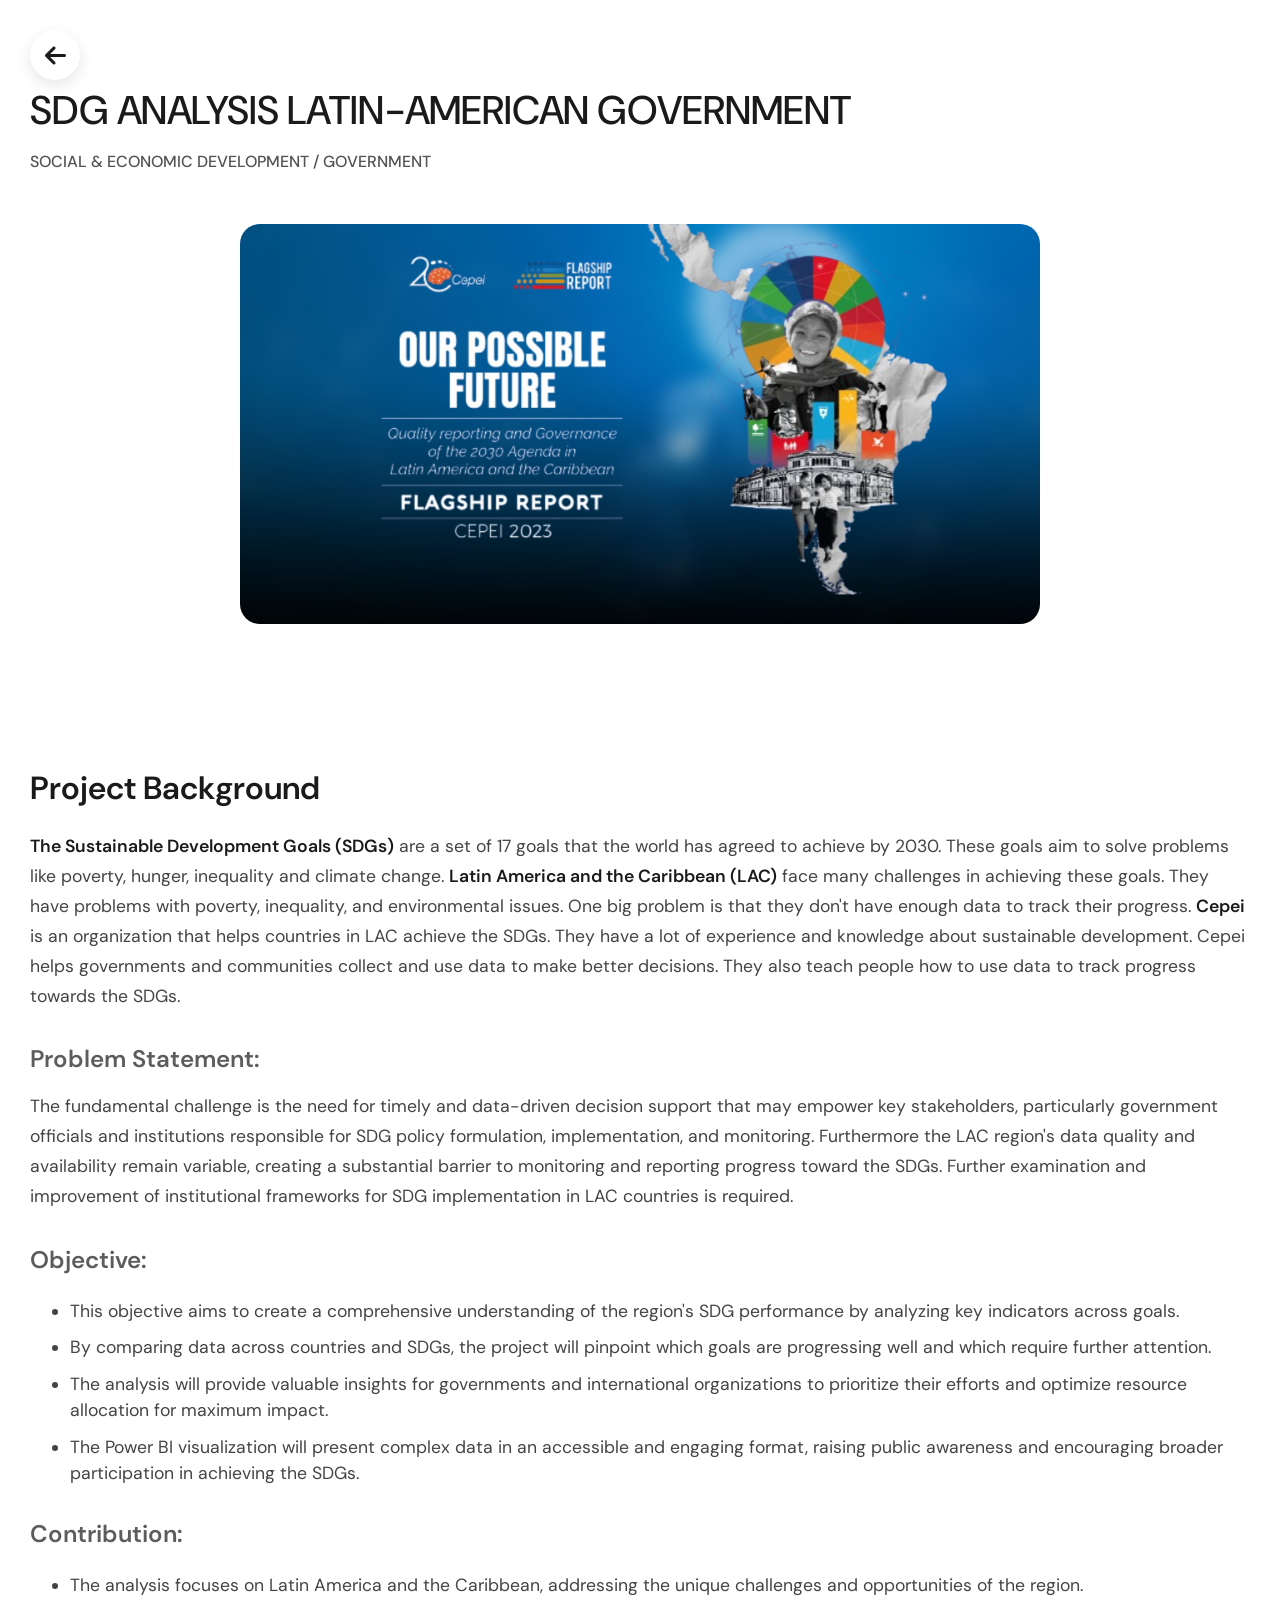
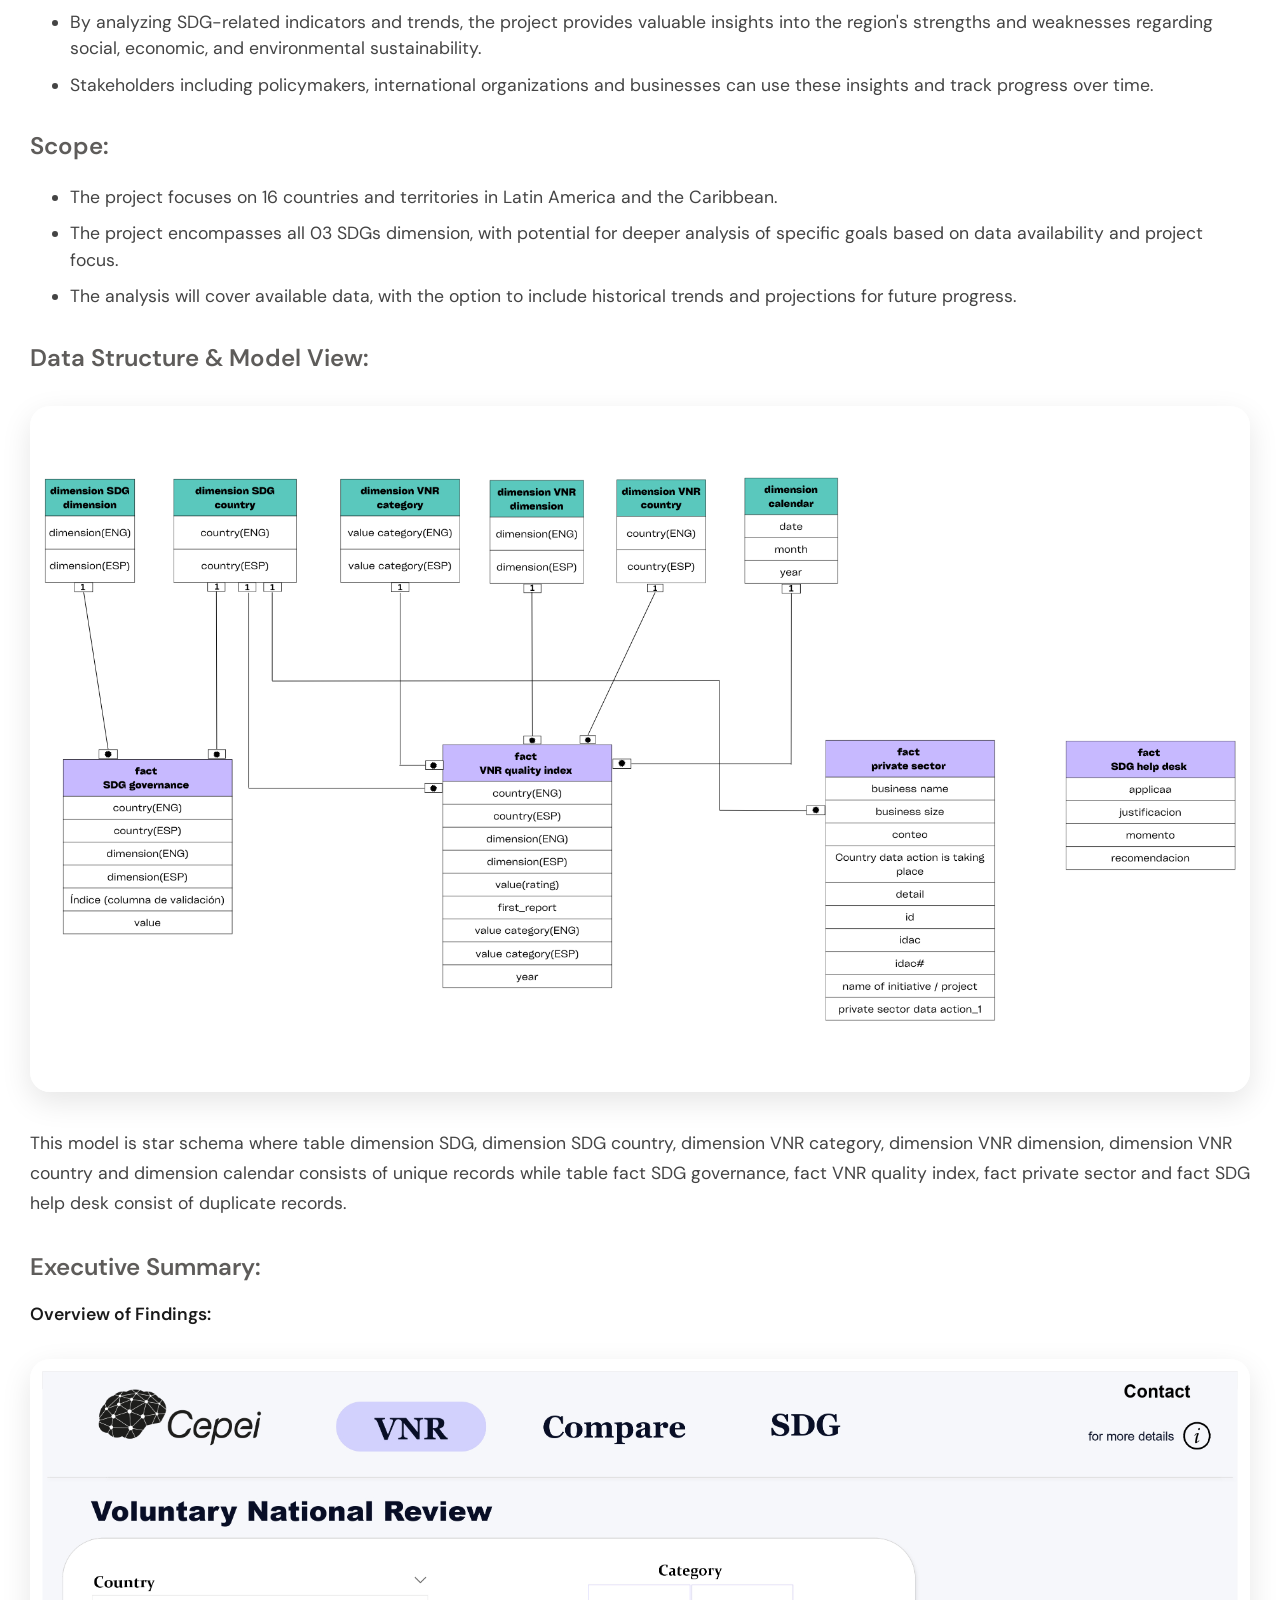
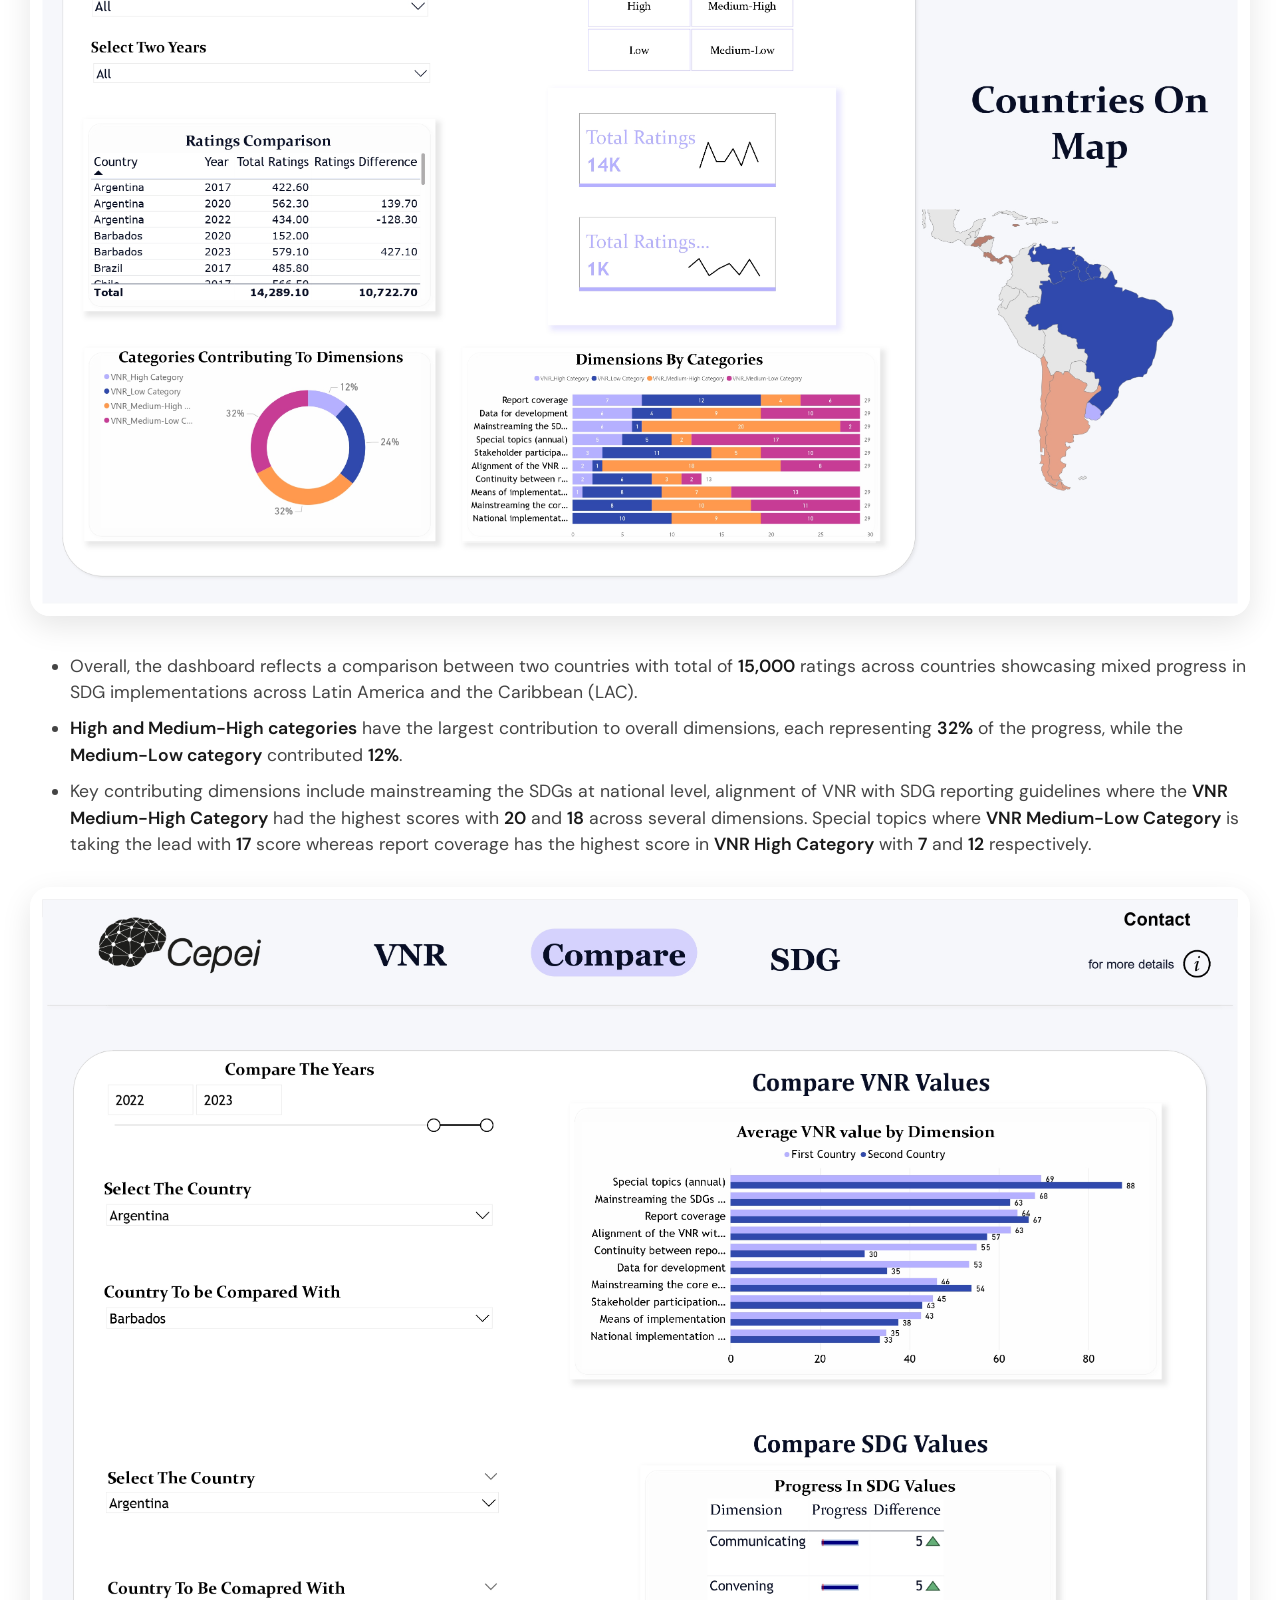
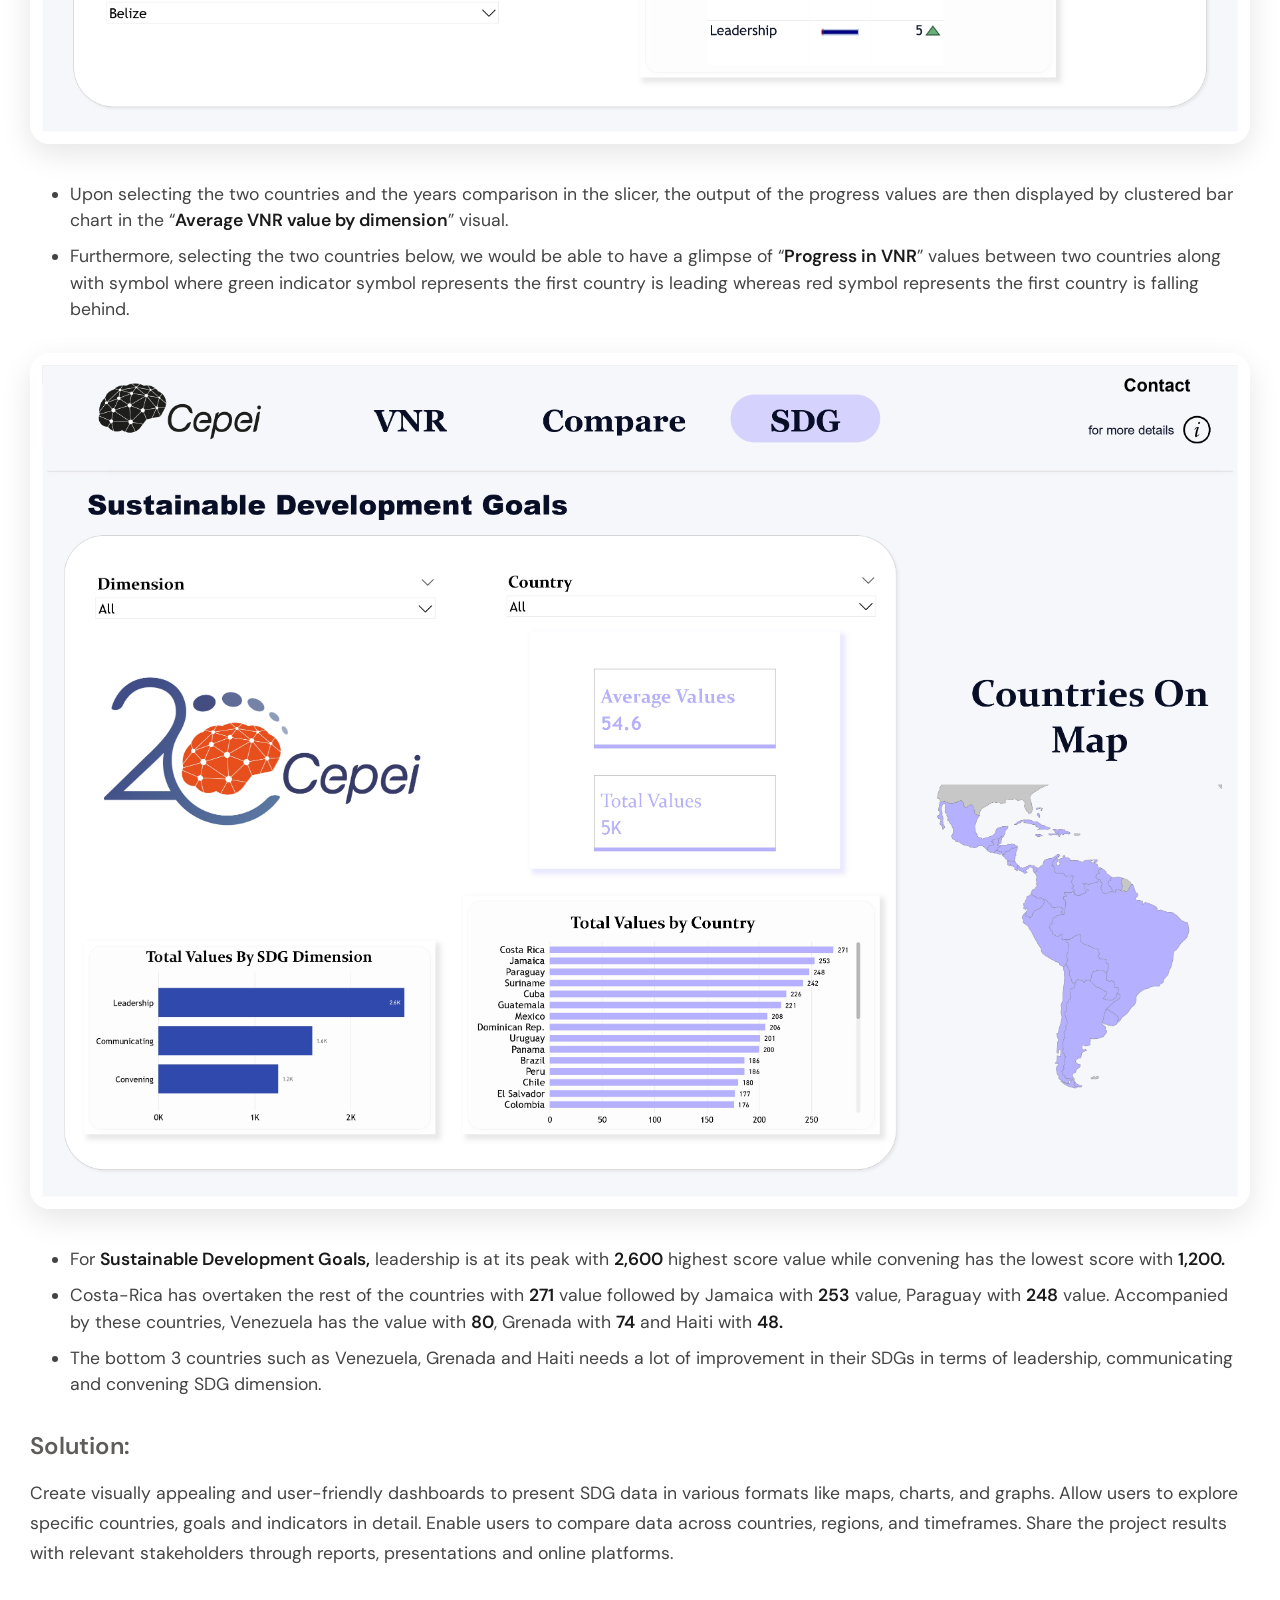
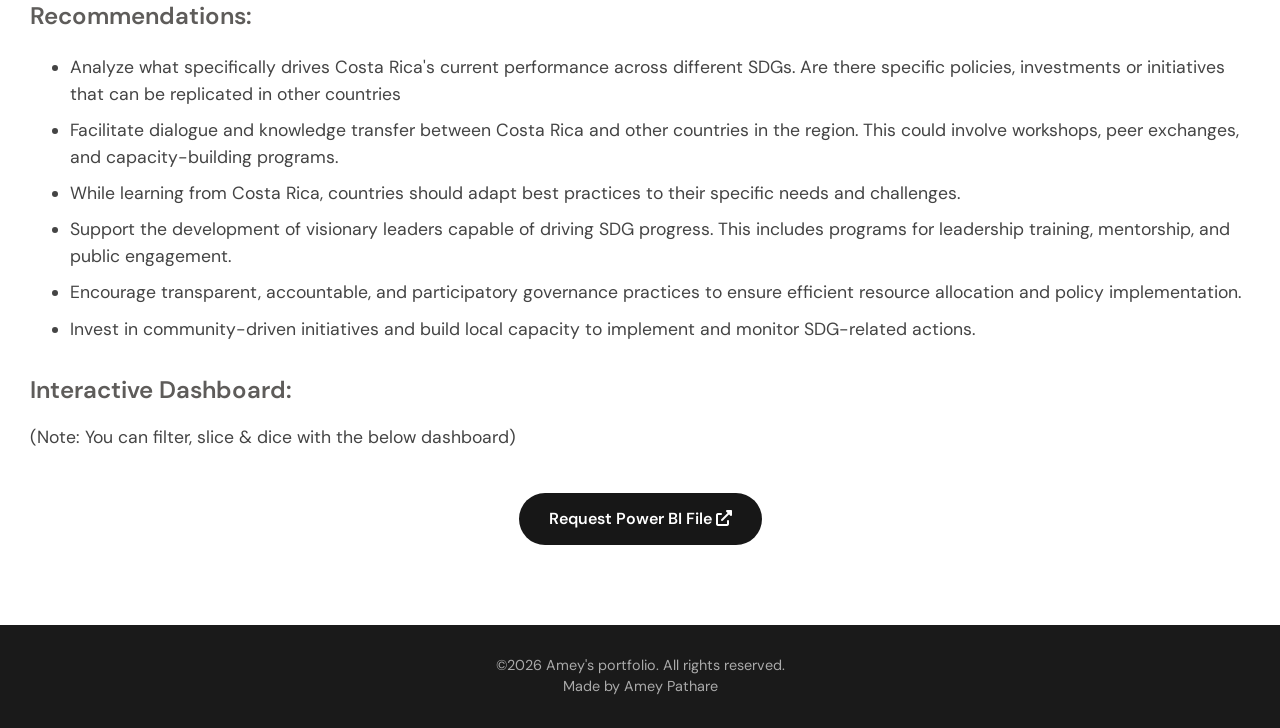
<file: vsfg.html>
<!DOCTYPE html>
<html lang="en">
<head>
    <meta charset="UTF-8">
    <meta name="viewport" content="width=device-width, initial-scale=1.0">
    <link rel="icon" type="image/png" href="images/Fav_Icon_Logo.png">
    <title>SDG Analysis for Government</title>
    <!-- Google Fonts -->
    <link rel="preconnect" href="https://fonts.googleapis.com">
    <link rel="preconnect" href="https://fonts.gstatic.com" crossorigin>
    <link href="https://fonts.googleapis.com/css2?family=DM+Sans:opsz,wght@9..40,100..1000&family=Inter:opsz,wght@14..32,100..900&display=swap" rel="stylesheet">
    <!-- Font Awesome -->
    <link rel="stylesheet" href="https://cdnjs.cloudflare.com/ajax/libs/font-awesome/6.0.0-beta3/css/all.min.css">
    <style>
        * {
            margin: 0;
            padding: 0;
            box-sizing: border-box;
        }

        body {
            font-family: 'DM Sans', 'Inter', sans-serif;
            background: #F5F5F5;
            color: #1A1A1A;
            line-height: 1.5;
        }

        .container {
            max-width: 1280px;
            margin: 0 auto;
            padding: 0 30px;
        }

        /* Back button */
        .back-button {
            position: absolute;
            top: 30px;
            left: 30px;
            z-index: 10;
        }

        .back-button a {
            display: flex;
            align-items: center;
            justify-content: center;
            width: 50px;
            height: 50px;
            background: white;
            border-radius: 50%;
            box-shadow: 0 5px 15px rgba(0,0,0,0.1);
            color: #1A1A1A;
            font-size: 1.5rem;
            transition: all 0.3s ease;
            text-decoration: none;
        }

        .back-button a:hover {
            background: #545252;
            color: white;
            transform: translateX(-3px);
        }

        /* Property Hero */
        .property-hero {
            padding: 80px 0 20px;
            background: white;
        }

        .property-title {
            font-size: 2.5rem;
            font-weight: 500;
            margin-bottom: 10px;
        }

        .property-location {
            color: #545252;
            font-weight: 500;
            margin-bottom: 30px;
        }

        /* Main Image */
        .image-section {
            background: white;
            padding: 0 0 40px;
        }

        .main-image img {
            width: 100%;
            max-width: 800px;
            height: 400px;
            object-fit: cover;
            border-radius: 20px;
            display: block;
            margin: 0 auto;
        }

        /* Project Details Section */
        .project-details {
            padding: 60px 0;
            background: white;
        }

        .project-details h2 {
            font-size: 2rem;
            font-weight: 600;
            margin: 40px 0 20px;
        }

        .project-details h3 {
            font-size: 1.5rem;
            font-weight: 600;
            margin: 30px 0 15px;
            color: #5e5c5a;
        }

        .project-details p {
            color: #444;
            font-size: 1.1rem;
            line-height: 1.7;
            margin-bottom: 20px;
        }

        .project-details strong {
            font-weight: 600;
            color: #1A1A1A;
        }

        .project-details ul {
            margin: 20px 0;
            padding-left: 40px;
        }

        .project-details li {
            font-size: 1.1rem;
            color: #444;
            margin-bottom: 10px;
        }

        .project-image {
            margin: 30px 0;
            text-align: center;
        }

        .project-image img {
            max-width: 100%;
            height: auto;
            border-radius: 20px;
            box-shadow: 0 10px 30px rgba(0,0,0,0.1);
        }

        .dashboard-link {
            margin: 40px 0 20px;
            text-align: center;
        }

        .dashboard-link a {
            display: inline-block;
            background: #171717;
            color: white;
            padding: 14px 30px;
            border-radius: 40px;
            text-decoration: none;
            font-weight: 600;
            transition: all 0.3s;
        }

        .dashboard-link a:hover {
            background: #545252;
            transform: translateY(-2px);
        }

        /* Footer */
        .site-footer {
            background: #1A1A1A;
            color: #aaa;
            text-align: center;
            padding: 30px 0;
            font-size: 0.9rem;
        }

        /* Responsive */
        @media (max-width: 768px) {
            .back-button {
                top: 15px;
                left: 15px;
            }
        }
    </style>
</head>
<body>
    <!-- Back button to return to index.html#projects -->
    <div class="back-button">
        <a href="/#projects-1" onclick="event.preventDefault(); goBackToPortfolio(1);" title="Back to projects">
            <i class="fas fa-arrow-left"></i>
        </a>
    </div>

    <main>
        <!-- Property Title -->
        <section class="property-hero">
            <div class="container">
                <h1 class="property-title">SDG ANALYSIS LATIN-AMERICAN GOVERNMENT</h1>
                <p class="property-location">SOCIAL & ECONOMIC DEVELOPMENT / GOVERNMENT</p>
            </div>
        </section>

        <!-- Main Image -->
        <section class="image-section">
            <div class="container">
                <div class="main-image">
                    <img src="images/main_vsfg.png" alt="SDG Analysis Main Image">
                </div>
            </div>
        </section>

        <!-- Project Details -->
        <section class="project-details">
            <div class="container">
                <h2>Project Background</h2>
                <p><strong>The Sustainable Development Goals (SDGs)</strong> are a set of 17 goals that the world has agreed to achieve by 2030. These goals aim to solve problems like poverty, hunger, inequality and climate change. <strong>Latin America and the Caribbean (LAC)</strong> face many challenges in achieving these goals. They have problems with poverty, inequality, and environmental issues. One big problem is that they don't have enough data to track their progress. <strong>Cepei</strong> is an organization that helps countries in LAC achieve the SDGs. They have a lot of experience and knowledge about sustainable development. Cepei helps governments and communities collect and use data to make better decisions. They also teach people how to use data to track progress towards the SDGs.</p>

                <h3>Problem Statement:</h3>
                <p>The fundamental challenge is the need for timely and data-driven decision support that may empower key stakeholders, particularly government officials and institutions responsible for SDG policy formulation, implementation, and monitoring. Furthermore the LAC region's data quality and availability remain variable, creating a substantial barrier to monitoring and reporting progress toward the SDGs. Further examination and improvement of institutional frameworks for SDG implementation in LAC countries is required.</p>

                <h3>Objective:</h3>
                <ul>
                    <li>This objective aims to create a comprehensive understanding of the region's SDG performance by analyzing key indicators across goals.</li>
                    <li>By comparing data across countries and SDGs, the project will pinpoint which goals are progressing well and which require further attention.</li>
                    <li>The analysis will provide valuable insights for governments and international organizations to prioritize their efforts and optimize resource allocation for maximum impact.</li>
                    <li>The Power BI visualization will present complex data in an accessible and engaging format, raising public awareness and encouraging broader participation in achieving the SDGs.</li>
                </ul>

                <h3>Contribution:</h3>
                <ul>
                    <li>The analysis focuses on Latin America and the Caribbean, addressing the unique challenges and opportunities of the region.</li>
                    <li>By analyzing SDG-related indicators and trends, the project provides valuable insights into the region's strengths and weaknesses regarding social, economic, and environmental sustainability.</li>
                    <li>Stakeholders including policymakers, international organizations and businesses can use these insights and track progress over time.</li>
                </ul>

                <h3>Scope:</h3>
                <ul>
                    <li>The project focuses on 16 countries and territories in Latin America and the Caribbean.</li>
                    <li>The project encompasses all 03 SDGs dimension, with potential for deeper analysis of specific goals based on data availability and project focus.</li>
                    <li>The analysis will cover available data, with the option to include historical trends and projections for future progress.</li>
                </ul>

                <h3>Data Structure & Model View:</h3>
                <div class="project-image">
                    <img src="images/2_Entity_Relationship.png" alt="SDG Star Schema">
                </div>

                <p>This model is star schema where table dimension SDG, dimension SDG country, dimension VNR category, dimension VNR dimension, dimension VNR country and dimension calendar consists of unique records while table fact SDG governance, fact VNR quality index, fact private sector and fact SDG help desk consist of duplicate records.</p>

                <h3>Executive Summary:</h3>
                <p><strong>Overview of Findings:</strong></p>
                <div class="project-image">
                    <img src="images/VSFG_SDG_page-0001.jpg" alt="SDG Overview chart">
                </div>
                <ul>
                    <li>Overall, the dashboard reflects a comparison between two countries with total of <strong>15,000</strong> ratings across countries showcasing mixed progress in SDG implementations across Latin America and the Caribbean (LAC).</li>
                    <li><strong>High and Medium-High categories</strong> have the largest contribution to overall dimensions, each representing <strong>32%</strong> of the progress, while the <strong>Medium-Low category</strong> contributed <strong>12%</strong>.</li>
                    <li>Key contributing dimensions include mainstreaming the SDGs at national level, alignment of VNR with SDG reporting guidelines where the <strong>VNR Medium-High Category</strong> had the highest scores with <strong>20</strong> and <strong>18</strong> across several dimensions. Special topics where <strong>VNR Medium-Low Category</strong> is taking the lead with <strong>17</strong> score whereas report coverage has the highest score in <strong>VNR High Category</strong> with <strong>7</strong> and <strong>12</strong> respectively.</li>
                </ul>

                <div class="project-image">
                    <img src="images/VSFG_SDG_page-0002.jpg" alt="SDG comparison chart">
                </div>
                <ul>
                    <li>Upon selecting the two countries and the years comparison in the slicer, the output of the progress values are then displayed by clustered bar chart in the “<strong>Average VNR value by dimension</strong>” visual.</li>
                    <li>Furthermore, selecting the two countries below, we would be able to have a glimpse of “<strong>Progress in VNR</strong>” values between two countries along with symbol where green indicator symbol represents the first country is leading whereas red symbol represents the first country is falling behind.</li>
                </ul>

                <div class="project-image">
                    <img src="images/VSFG_SDG_page-0003.jpg" alt="SDG leadership chart">
                </div>
                <ul>
                    <li>For <strong>Sustainable Development Goals,</strong> leadership is at its peak with <strong>2,600</strong> highest score value while convening has the lowest score with <strong>1,200.</strong></li>
                    <li>Costa-Rica has overtaken the rest of the countries with <strong>271</strong> value followed by Jamaica with <strong>253</strong> value, Paraguay with <strong>248</strong> value. Accompanied by these countries, Venezuela has the value with <strong>80</strong>, Grenada with <strong>74</strong> and Haiti with <strong>48.</strong></li>
                    <li>The bottom 3 countries such as Venezuela, Grenada and Haiti needs a lot of improvement in their SDGs in terms of leadership, communicating and convening SDG dimension.</li>
                </ul>

                <h3>Solution:</h3>
                <p>Create visually appealing and user-friendly dashboards to present SDG data in various formats like maps, charts, and graphs. Allow users to explore specific countries, goals and indicators in detail. Enable users to compare data across countries, regions, and timeframes. Share the project results with relevant stakeholders through reports, presentations and online platforms.</p>

                <h3>Recommendations:</h3>
                <ul>
                    <li>Analyze what specifically drives Costa Rica's current performance across different SDGs. Are there specific policies, investments or initiatives that can be replicated in other countries</li>
                    <li>Facilitate dialogue and knowledge transfer between Costa Rica and other countries in the region. This could involve workshops, peer exchanges, and capacity-building programs.</li>
                    <li>While learning from Costa Rica, countries should adapt best practices to their specific needs and challenges.</li>
                    <li>Support the development of visionary leaders capable of driving SDG progress. This includes programs for leadership training, mentorship, and public engagement.</li>
                    <li>Encourage transparent, accountable, and participatory governance practices to ensure efficient resource allocation and policy implementation.</li>
                    <li>Invest in community-driven initiatives and build local capacity to implement and monitor SDG-related actions.</li>
                </ul>

                <h3>Interactive Dashboard:</h3>
                <p>(Note: You can filter, slice & dice with the below dashboard)</p>
                <div class="dashboard-link">
                    <a href="https://drive.google.com/file/d/1S4zlIH1c-yTe24wmuZduwBNqPzCG177y/view?usp=sharing" target="_blank" rel="noopener noreferrer">
                        Request Power BI File <i class="fas fa-external-link-alt"></i>
                    </a>
                </div>
            </div>
        </section>
    </main>

    <footer class="site-footer">
        <div class="container">
            <p>©2026 Amey's portfolio. All rights reserved.<br>Made by Amey Pathare</p>
        </div>
    </footer>

    <script>
    function goBackToPortfolio(projectIndex) {
      if (window.history.length > 1) {
        let navigated = false;
        window.addEventListener('pagehide', () => { navigated = true; }, { once: true });
        window.history.back();
        setTimeout(() => {
          if (!navigated) window.location.href = '/#projects-' + projectIndex;
        }, 300);
      } else {
        window.location.href = '/#projects-' + projectIndex;
      }
    }
    </script>    
</body>
</html>
</file>
<file: assets/index-CI3hJmlB.css>
:root{--text:#6b6375;--text-h:#08060d;--bg:#f6f6f8;--border:#e5e4e7;--sans:-apple-system, BlinkMacSystemFont, "Inter", "Segoe UI", Roboto, sans-serif;--heading:-apple-system, BlinkMacSystemFont, "Inter", "Segoe UI", Roboto, sans-serif;--mono:ui-monospace, Consolas, monospace;font:16px/145% var(--sans);--lightningcss-light:initial;--lightningcss-dark: ;color-scheme:light;color:var(--text);background:var(--bg);font-synthesis:none;text-rendering:optimizelegibility;-webkit-font-smoothing:antialiased;-moz-osx-font-smoothing:grayscale}*,:before,:after{box-sizing:border-box}html,body{font-family:var(--sans);color:var(--text-h);background:#f6f6f8!important}#root{text-align:left;width:100%;max-width:100%;min-height:100vh;margin:0;padding:0;overflow-x:clip;background:0 0!important}h1,h2,h3{font-family:var(--heading);color:var(--text-h);margin:0}p{margin:0}a{color:inherit;text-decoration:none}img{max-width:100%;display:block}.slim-navbar-header{z-index:1000;pointer-events:none;justify-content:center;width:100%;padding:0 24px;display:flex;position:fixed;top:24px;left:0}.slim-navbar-container{pointer-events:auto;border-radius:999px;align-items:center;gap:32px;padding:8px 18px;display:flex;position:relative;box-shadow:0 10px 30px #00000026}.slim-navbar-container:before{content:"";z-index:0;-webkit-backdrop-filter:blur(20px)saturate(160%);background:#ffffffa6;border:1px solid #ffffff40;border-radius:999px;transition:background .3s,border-color .3s;position:absolute;inset:0;overflow:hidden;-webkit-mask-image:-webkit-radial-gradient(#fff,#000)}.slim-brand-avatar,.slim-desktop-nav{z-index:1;position:relative}.slim-brand-avatar{cursor:default;background:0 0;border-radius:50%;flex-shrink:0;justify-content:center;align-items:center;width:36px;height:36px;display:flex;overflow:hidden;box-shadow:0 2px 8px #0000001a}.brand-avatar-img{object-fit:cover;pointer-events:none;width:100%;height:100%}.slim-desktop-nav .slim-nav-list{align-items:center;gap:28px;margin:0;padding:0;list-style:none;display:flex}.slim-nav-link{color:#1a1a1a;cursor:default;filter:blur(1.5px);opacity:.4;font-family:-apple-system,BlinkMacSystemFont,Segoe UI,Roboto,sans-serif;font-size:14px;font-weight:500;text-decoration:none;transition:color .3s,font-weight .3s,filter .3s,opacity .3s}.slim-nav-link.is-active{color:#000;filter:blur();opacity:1;font-weight:600}@media (width<=900px){.slim-navbar-container{gap:16px;padding:6px 12px}.slim-desktop-nav .slim-nav-list{gap:16px}.slim-nav-link{font-size:13px}}@media (width<=600px){.slim-navbar-container{border-radius:24px;flex-direction:column;gap:12px;padding:12px}.slim-desktop-nav .slim-nav-list{flex-wrap:wrap;justify-content:center;gap:12px}}.scroll-card-section{background:0 0;position:relative}.scroll-card-section__exit-bg{z-index:0;pointer-events:none;transition:none;position:absolute;inset:0}.scroll-card-sticky{z-index:2;flex-direction:column;justify-content:center;align-items:center;width:100%;height:100svh;display:flex;position:absolute;top:0;left:0;overflow:hidden}.scroll-card-section__title{text-align:left;text-transform:uppercase;color:#0a0a0a;letter-spacing:normal;white-space:nowrap;z-index:10;pointer-events:none;width:100%;margin:0;padding-left:clamp(24px,6vw,80px);font-family:Inter,Helvetica Neue,Helvetica,Arial,sans-serif;font-size:clamp(24px,5vw,80px);font-weight:500;line-height:1;position:absolute;top:clamp(60px,12vh,160px);left:0}.scroll-card-stage{width:100%;height:calc(100% - 200px);transform-style:preserve-3d;perspective:1400px;margin-top:200px;position:relative}.scroll-card{-webkit-backdrop-filter:none;color:#1a1a2e;will-change:transform, opacity;cursor:pointer;background:#fffffffa;border:1px solid #0000000d;border-radius:16px;flex-direction:column;align-items:center;padding:22px 18px 18px;transition:transform .25s ease-out,background .3s;display:flex;position:absolute;top:50%;left:50%;overflow:hidden;box-shadow:0 24px 48px -12px #0f172a1f,inset 0 0 0 1px #ffffffb3,inset 0 2px 4px #ffffffe6}.solid-state .scroll-card{border:1px solid #0000000d;box-shadow:0 12px 40px #0f172a26;-webkit-backdrop-filter:none!important;background:#fff!important}.scroll-card.is-expanded{cursor:default;clip-path:none;transition:transform .6s cubic-bezier(.16,1,.3,1),opacity .4s,background .3s;box-shadow:0 30px 60px -12px #0006}.card-backdrop{-webkit-backdrop-filter:blur(12px);z-index:9000;opacity:0;background:#0f172a66;animation:.4s ease-out forwards fadeIn;position:fixed;inset:0}@keyframes fadeIn{to{opacity:1}}.scroll-card__icon-wrap,.scroll-card__title,.scroll-card__desc,.scroll-card__image{opacity:var(--content-opacity,1);transition:opacity .1s ease-out}.scroll-card__icon-wrap{isolation:isolate;flex-shrink:0;justify-content:center;align-items:center;width:64px;height:64px;margin-bottom:14px;display:flex;position:relative}.scroll-card__icon-wrap:before{content:"";filter:blur(12px);z-index:-1;pointer-events:none;background:radial-gradient(circle,#fffffff2 0%,#fff6 40%,#0000 75%);position:absolute;inset:-15px}.scroll-card__icon{z-index:1;object-fit:contain;-webkit-user-select:none;user-select:none;filter:drop-shadow(0 3px 8px #32509626);width:auto;max-width:100%;height:auto;max-height:100%;position:relative}.scroll-card__title{text-align:center;color:#0f172a;letter-spacing:-.01em;margin:0 0 8px;font-size:16px;font-weight:700;line-height:1.2}.scroll-card__desc{color:#000;text-align:center;-webkit-line-clamp:5;line-clamp:5;-webkit-box-orient:vertical;margin:0;font-size:11.5px;line-height:1.45;display:-webkit-box;overflow:hidden}.scroll-card__image{object-position:center;-webkit-user-select:none;user-select:none;width:100%;height:100%;display:block;position:absolute;inset:0}@media (width<=600px){.scroll-card-stage{transform-origin:50%;height:calc(100% - 120px);margin-top:120px;transform:scale(.7)}.scroll-card__icon-wrap{width:52px;height:52px;margin-bottom:10px}.scroll-card__title{font-size:14px}.scroll-card__desc{font-size:10px}.scroll-card-section__title{top:30px}}@media (width<=380px){.scroll-card-stage{transform:scale(.55)}}@media (prefers-reduced-motion:reduce){.scroll-card{transition:none}}.scroll-card-children{z-index:2000;pointer-events:none;transform-origin:50%;width:100%;height:100%;position:absolute;inset:0}.scroll-card__reflection{pointer-events:none;z-index:1;border-radius:inherit;opacity:0;background:radial-gradient(circle at var(--mouse-x,50%) var(--mouse-y,50%), #fff6 0%, #ffffff0d 40%, transparent 80%);mix-blend-mode:overlay;transition:opacity .3s;position:absolute;inset:0}.scroll-card__reflection:after{content:"";border-radius:inherit;mix-blend-mode:overlay;opacity:.6;background-image:url("data:image/svg+xml,%3Csvg viewBox='0 0 200 200' xmlns='http://www.w3.org/2000/svg'%3E%3Cfilter id='noiseFilter'%3E%3CfeTurbulence type='fractalNoise' baseFrequency='0.85' numOctaves='3' stitchTiles='stitch'/%3E%3C/filter%3E%3Crect width='100%25' height='100%25' filter='url(%23noiseFilter)' opacity='0.25'/%3E%3C/svg%3E");position:absolute;inset:0}.scroll-card.is-expanded .scroll-card__reflection{opacity:1}.scroll-card__icon-wrap,.scroll-card__title,.scroll-card__desc,.scroll-card__image{z-index:2;position:relative}.landing-overlay{z-index:9999;background-color:#000;flex-direction:column;justify-content:center;align-items:center;padding:20px;display:flex;position:fixed;inset:0;overflow:hidden}.landing-text-wrapper{text-align:center;will-change:transform, opacity;flex-direction:column;justify-content:center;align-items:center;width:100%;transition:transform .8s cubic-bezier(.4,0,.2,1),opacity .8s ease-in-out;display:flex}.landing-text-wrapper.zoom-out{opacity:0;transform:scale(3)}.line-mask{justify-content:center;width:100%;display:flex;overflow:hidden}.line-content{color:#fff;letter-spacing:-.02em;white-space:nowrap;will-change:transform;font-family:-apple-system,BlinkMacSystemFont,Segoe UI,Roboto,Helvetica,Arial,sans-serif;font-size:clamp(1.5rem,5vw,4.5rem);font-weight:400;line-height:1.1;transition:transform .9s cubic-bezier(.16,1,.3,1)}.from-bottom{transform:translateY(110%)}.from-top{transform:translateY(-110%)}.line-content.in{transform:translateY(0)}.highlight-blue{color:#5d5e60;font-weight:500}.intro-section{box-sizing:border-box;z-index:1;flex-direction:column;justify-content:flex-start;align-items:flex-start;width:100%;height:100svh;padding:clamp(80px,15vh,160px) clamp(24px,6vw,80px) clamp(50px,7vh,90px);display:flex;position:relative;top:0;overflow:hidden;background:0 0!important}.intro-section__title-wrap{width:100%;margin:0 0 clamp(20px,4vh,40px);display:block;position:relative}.intro-section__title{letter-spacing:normal;grid-template-rows:auto auto;grid-template-columns:max-content max-content max-content;align-items:start;margin:0;line-height:1;display:inline-grid;position:relative}.intro-section__title-name-part1{text-transform:uppercase;color:#0a0a0a;letter-spacing:normal;white-space:nowrap;grid-area:1/1;font-family:Inter,Helvetica Neue,Helvetica,Arial,sans-serif;font-size:clamp(28px,7vw,112px);font-weight:500;line-height:1;display:block}.intro-section__title-name-space{text-transform:uppercase;color:#0a0a0a;letter-spacing:normal;white-space:nowrap;grid-area:1/2;font-family:Inter,Helvetica Neue,Helvetica,Arial,sans-serif;font-size:clamp(28px,7vw,112px);font-weight:500;line-height:1;display:block}.intro-section__title-name-part2{text-transform:uppercase;color:#0a0a0a;letter-spacing:normal;white-space:nowrap;grid-area:1/3;font-family:Inter,Helvetica Neue,Helvetica,Arial,sans-serif;font-size:clamp(28px,7vw,112px);font-weight:500;line-height:1;display:block}.intro-section__title-role{text-transform:none;color:#0a0a0a;letter-spacing:.005em;white-space:nowrap;grid-area:2/2/auto/4;margin-top:.1em;font-family:Georgia,Times New Roman,serif;font-size:clamp(22px,5.2vw,82px);font-style:italic;font-weight:400;line-height:.95;display:block}.intro-section__title-role--full{grid-column:1/-1}.intro-section__content{z-index:1;grid-template-columns:1.4fr 1fr;align-items:center;gap:clamp(24px,4vw,80px);width:100%;display:grid;position:relative}.intro-section__description{width:100%;max-width:560px}.intro-section__description p{color:#000;letter-spacing:.005em;word-spacing:.02em;margin:0;font-family:Georgia,Times New Roman,serif;font-size:clamp(12px,1.7vh,20px);line-height:1.65}.intro-section__word{opacity:.15;will-change:opacity;transition:opacity 50ms linear;display:inline}.intro-section__photo-wrap{border-radius:24px;justify-content:center;align-items:center;width:100%;max-height:60vh;display:flex;position:relative}.intro-section__photo{object-fit:cover;object-position:center 25%;filter:grayscale(.15)contrast(1.02);will-change:transform, opacity;border-radius:20px;width:clamp(180px,22vw,360px);height:clamp(220px,50vh,480px);position:relative;box-shadow:0 20px 60px #0a0a0a1f,0 6px 16px #0a0a0a0f}.intro-section__scroll{letter-spacing:.2em;text-transform:uppercase;color:#0a0a0a;z-index:2;align-items:center;gap:8px;font-family:-apple-system,BlinkMacSystemFont,Helvetica Neue,sans-serif;font-size:11px;font-weight:500;display:flex;position:absolute;bottom:clamp(20px,3vh,36px);left:clamp(24px,6vw,80px)}.intro-section__scroll-arrow{font-size:14px;animation:2s ease-in-out infinite intro-scroll-bounce}@keyframes intro-scroll-bounce{0%,to{transform:translateY(0)}50%{transform:translateY(4px)}}@media (width<=900px){.intro-section{height:auto;min-height:100vh;position:relative;top:auto}.intro-section__content{grid-template-columns:1fr;gap:30px}.intro-section__photo-wrap{order:-1;max-height:50vh}.intro-section__title-name-part1,.intro-section__title-name-space,.intro-section__title-name-part2{font-size:clamp(26px,8.5vw,86px)}.intro-section__title-role{font-size:clamp(20px,6.4vw,64px)}}@media (width<=600px){.intro-section{padding:clamp(50px,9vh,80px) 20px clamp(40px,7vh,60px)}.intro-section__title-name-part1,.intro-section__title-name-space,.intro-section__title-name-part2{font-size:clamp(24px,10vw,58px)}.intro-section__title-role{font-size:clamp(19px,8vw,48px)}.intro-section__description p{font-size:clamp(12px,2.5vh,16px);line-height:1.55}.intro-section__photo{width:180px;height:clamp(180px,40vh,280px)}}@media (prefers-reduced-motion:reduce){.intro-section__scroll-arrow{animation:none}.intro-section__word{opacity:1!important}}.value-takeover-wrapper{background:0 0;height:600vh;margin-top:-100vh;position:relative}.value-takeover-panel{background-color:#0e0e0e;background-image:var(--white-noise-texture);z-index:100;will-change:transform, border-radius, left, right, background-position-y;background-repeat:repeat;background-attachment:scroll;height:100svh;position:absolute;top:0;overflow:hidden}.value-takeover-inner{width:100%;height:100%;position:relative}.value-takeover__title{text-transform:uppercase;color:#fff;letter-spacing:normal;z-index:50;pointer-events:none;width:100%;margin:0;padding-left:clamp(24px,6vw,80px);font-family:Inter,Helvetica Neue,Helvetica,Arial,sans-serif;font-size:clamp(24px,5vw,80px);font-weight:500;line-height:1;position:absolute;top:clamp(60px,12vh,160px);left:0}.value-takeover__card-stack{aspect-ratio:16/9;justify-content:center;width:min(92vw,680px);display:flex;position:absolute;top:62%;left:50%;transform:translate(-50%,-50%)}.value-card{transform-origin:top;border-radius:24px;width:100%;height:100%;position:absolute;top:0;left:50%;overflow:hidden}.value-card-image-wrapper{z-index:1;border-radius:24px;width:100%;height:100%;position:relative;overflow:hidden}.value-card-image{object-fit:cover;object-position:center 30%;width:100%;height:100%;display:block}.value-card-overlay{text-align:center;color:#fff;z-index:3;background:radial-gradient(#0000008c 0%,#00000040 50%,#0000 80%);border-radius:24px;flex-direction:column;justify-content:center;align-items:center;padding:40px;display:flex;position:absolute;inset:0}.value-card-title{text-transform:uppercase;letter-spacing:-.02em;color:#fff;text-shadow:0 2px 16px #000000b3;margin:0 0 14px;font-family:-apple-system,BlinkMacSystemFont,Helvetica Neue,Helvetica,Arial,sans-serif;font-size:clamp(1.8rem,3.2vw,3rem);font-weight:800;line-height:1.05}.value-card-description{color:#f5efe3;text-shadow:0 1px 8px #000000b3;text-align:center;max-width:70%;margin:0;font-family:-apple-system,BlinkMacSystemFont,Segoe UI,Roboto,sans-serif;font-size:clamp(.9rem,1.1vw,1.05rem);font-weight:400;line-height:1.5}@media (width<=900px){.value-takeover-wrapper{height:500vh}.value-takeover__card-stack{aspect-ratio:16/9;width:90vw;max-width:780px;top:62%}.value-card,.value-card-image-wrapper,.value-card-overlay{border-radius:20px}.value-card-overlay{padding:28px}.value-card-title{font-size:clamp(1.5rem,5vw,2.2rem)}.value-card-description{max-width:85%;font-size:.9rem}}@media (width<=600px){.value-takeover-wrapper{height:450vh}.value-takeover__card-stack{aspect-ratio:5/4;width:94vw}.value-card,.value-card-image-wrapper,.value-card-overlay{border-radius:16px}.value-card-overlay{padding:22px}.value-card-title{font-size:clamp(1.2rem,6vw,1.8rem)}.value-card-description{max-width:90%;font-size:.85rem}}.tools-sphere-section{z-index:1;background:0 0;width:100%;height:100svh;position:relative;overflow:hidden}.tools-sphere__left-content{z-index:50;pointer-events:none;flex-direction:column;gap:clamp(24px,4vh,40px);width:100%;max-width:42%;padding-left:clamp(24px,6vw,80px);padding-right:clamp(16px,4vw,60px);display:flex;position:absolute;top:clamp(60px,12vh,160px);left:0}.tools-sphere__title{text-transform:uppercase;color:#0a0a0a;letter-spacing:normal;white-space:nowrap;margin:0;font-family:Inter,Helvetica Neue,Helvetica,Arial,sans-serif;font-size:clamp(24px,5vw,80px);font-weight:500;line-height:1;position:relative}.tools-sphere__description{color:#000;letter-spacing:.005em;word-spacing:.02em;border-left:3px solid #575353;max-width:500px;margin:0;padding-left:clamp(16px,2vw,24px);font-family:Georgia,Times New Roman,serif;font-size:clamp(16px,1.8vw,24px);line-height:1.65}.tools-sphere__container{cursor:default;width:58%;height:100%;position:absolute;top:0;left:42%;overflow:hidden}.tools-sphere__circle{pointer-events:none;will-change:transform;z-index:1;border-radius:50%;justify-content:center;align-items:center;display:flex;position:absolute;overflow:hidden;box-shadow:inset -8px -10px 22px #00000026,0 18px 36px #00000026,0 4px 12px #00000014}.tools-sphere__circle:after{content:"";pointer-events:none;z-index:2;background:radial-gradient(#fffffff2 0%,#fff0 80%);border-radius:50%;width:50%;height:30%;position:absolute;top:5%;left:15%;transform:rotate(-35deg)}.tools-sphere__logo{object-fit:contain;pointer-events:none;z-index:1;width:55%;height:55%}@media (width<=900px){.tools-sphere__left-content{max-width:50%}.tools-sphere__title{font-size:clamp(20px,6vw,56px)}.tools-sphere__container{width:50%;left:50%}}@media (width<=600px){.tools-sphere__left-content{max-width:100%;padding-right:20px;top:40px}.tools-sphere__title{font-size:clamp(18px,7vw,42px)}.tools-sphere__description{display:none}.tools-sphere__container{width:80%;left:20%}}.timeline-wrapper{background:0 0;height:800vh;margin-top:-100vh;position:relative}.timeline-section{background-color:#0e0e0e;background-image:var(--white-noise-texture);z-index:100;will-change:transform, border-radius, left, right;box-sizing:border-box;background-repeat:repeat;flex-direction:column;height:100svh;padding:clamp(40px,8vh,100px) clamp(24px,6vw,80px);display:flex;position:absolute;top:0;overflow:hidden}.timeline-header{z-index:10;width:100%;margin-bottom:clamp(20px,4vh,40px);position:relative}.timeline-title{text-transform:uppercase;letter-spacing:normal;color:#fff;margin:0;font-family:Inter,Helvetica Neue,Helvetica,Arial,sans-serif;font-size:clamp(24px,5vw,80px);font-weight:500;line-height:1}.timeline-cards-container{z-index:10;flex:1;width:100%;position:relative}.timeline-card{flex-direction:row;align-items:flex-start;gap:clamp(40px,6vw,100px);width:100%;height:100%;display:flex;position:absolute;top:0;left:0}.timeline-card-left{flex-direction:column;flex:1;justify-content:flex-start;height:100%;display:flex}.timeline-card-text{flex-direction:column;gap:clamp(16px,2.5vh,24px);max-width:600px;display:flex}.timeline-card-heading{letter-spacing:-.02em;color:#fff;margin:0;font-family:Inter,Helvetica Neue,Helvetica,Arial,sans-serif;font-size:clamp(24px,3vw,42px);font-weight:500;line-height:1.1}.timeline-card-description{color:#ffffffb3;margin:0;font-family:Inter,Helvetica Neue,Helvetica,Arial,sans-serif;font-size:clamp(14px,1.4vw,18px);font-weight:400;line-height:1.65}.timeline-card-button{color:#fff;cursor:pointer;background-color:#0000;border:1px solid #fff6;border-radius:999px;justify-content:center;align-self:flex-start;align-items:center;margin-top:8px;padding:12px 24px;font-family:Inter,Helvetica Neue,Helvetica,Arial,sans-serif;font-size:16px;font-weight:400;text-decoration:none;transition:background-color .3s,border-color .3s,color .3s;display:inline-flex;position:relative;overflow:hidden}.timeline-card-button:hover{color:#0e0e0e;background-color:#fff;border-color:#fff}.timeline-card-button-content{z-index:2;position:relative}.timeline-card-ripple{left:var(--ripple-x);top:var(--ripple-y);width:var(--ripple-size,0px);height:var(--ripple-size,0px);opacity:0;pointer-events:none;z-index:1;background-color:#ffffff40;border-radius:50%;transition:transform .4s ease-out,opacity .3s ease-out;position:absolute;transform:translate(-50%,-50%)scale(0)}.timeline-card-ripple.is-active{opacity:1;transform:translate(-50%,-50%)scale(1)}.timeline-card-number{align-items:baseline;gap:8px;margin-top:auto;padding-top:40px;padding-bottom:clamp(20px,4vh,40px);display:flex}.timeline-card-number-current{color:#fff;letter-spacing:-.04em;font-family:Inter,Helvetica Neue,Helvetica,Arial,sans-serif;font-size:clamp(60px,8vw,120px);font-weight:700;line-height:.8}.timeline-card-number-total{color:#ffffff80;letter-spacing:-.02em;font-family:Inter,Helvetica Neue,Helvetica,Arial,sans-serif;font-size:clamp(24px,3vw,36px);font-weight:400}.timeline-card-right{flex:1.2;justify-content:flex-end;align-items:flex-start;display:flex}.tilt-card-wrapper{aspect-ratio:1514/804;cursor:pointer;background-color:#ffffff0d;border-radius:6px;width:100%;max-width:100%;transition:transform .15s ease-out,box-shadow .3s;position:relative;overflow:hidden;box-shadow:0 20px 40px #0006}.tilt-card-wrapper:hover{box-shadow:0 30px 60px #0009}.timeline-card-image-link{width:100%;height:100%;text-decoration:none;display:block}.timeline-card-image-wrapper{width:100%;height:100%;overflow:hidden}.timeline-card-image{object-fit:cover;width:100%;height:100%;transition:transform .3s;transform:scale(1.05)}.tilt-card-glare{pointer-events:none;z-index:2;transition:opacity .2s;position:absolute;inset:0}.timeline-ruler{z-index:20;width:100%;padding:0 clamp(24px,6vw,80px);position:absolute;bottom:clamp(20px,4vh,60px);left:0}.timeline-ruler-track{border-bottom:1px solid #fff3;justify-content:space-between;align-items:flex-end;width:100%;height:40px;display:flex}.timeline-ruler-marker{background-color:#fff3;width:1px;transition:height .3s,background-color .3s}.timeline-ruler-marker.is-major{width:2px}.timeline-ruler-marker.is-active,.timeline-ruler-marker.is-major.is-active{background-color:#fff}@media (width<=900px){.timeline-card{flex-direction:column;align-items:flex-start;gap:40px}.timeline-card-left{order:2;justify-content:flex-start;width:100%;height:auto}.timeline-card-number{margin-top:40px;padding-bottom:0}.timeline-card-right{flex:none;order:1;justify-content:center;width:100%}.tilt-card-wrapper{width:100%}.timeline-title{font-size:clamp(30px,8vw,50px)}}@media (width<=600px){.timeline-section{padding:30px 20px}.timeline-header{top:20px}.timeline-ruler{padding:0 20px;bottom:20px}.timeline-card-number-current{font-size:clamp(50px,15vw,80px)}}.after-hours-wrapper{z-index:1;background-color:#0000;height:350vh;position:relative}.after-hours-sticky{flex-direction:column;height:100vh;padding-top:clamp(40px,8vh,120px);display:flex;position:sticky;top:0;overflow:hidden}.after-hours-header{z-index:20;width:100%;margin-bottom:clamp(20px,4vh,50px);padding-left:clamp(24px,6vw,80px);position:relative}.after-hours-title{text-transform:uppercase;letter-spacing:normal;color:#0a0a0a;margin:0;font-family:Inter,Helvetica Neue,Helvetica,Arial,sans-serif;font-size:clamp(24px,5vw,80px);font-weight:500;line-height:1}.after-hours-track-container{flex:1;width:100%;position:relative}.after-hours-wave-svg{pointer-events:none;z-index:5;width:3000px;height:100%;position:absolute;top:0;left:0}.after-hours-wave-path{fill:none;stroke:#0a0a0a;stroke-width:1.5px}.after-hours-track{will-change:transform;width:3000px;height:100%;position:absolute;top:0;left:0}.after-hours-node{z-index:10;position:absolute}.after-hours-content{text-align:center;flex-direction:column;align-items:center;width:380px;padding-bottom:20px;display:flex;position:absolute;left:50%;transform:translate(-50%)}.node-0 .after-hours-content{bottom:105px}.node-1 .after-hours-content{top:10px}.after-hours-event-title{color:#0a0a0a;margin:0 0 8px;font-family:Georgia,Times New Roman,serif;font-size:22px;font-style:italic;font-weight:400;line-height:1.25}.after-hours-desc{color:#475569;margin:0 0 16px;font-family:-apple-system,BlinkMacSystemFont,Segoe UI,Roboto,sans-serif;font-size:13px;line-height:1.5}.after-hours-button{color:#0a0a0a;cursor:pointer;background-color:#0000;border:1px solid #a0a0a0;border-radius:999px;justify-content:center;align-items:center;padding:10px 20px;font-family:Inter,Helvetica Neue,Helvetica,Arial,sans-serif;font-size:13px;font-weight:400;text-decoration:none;transition:background-color .3s,border-color .3s,color .3s;display:inline-flex;position:relative;overflow:hidden}.after-hours-button:hover{color:#fff;background-color:#0a0a0a;border-color:#0a0a0a}.after-hours-button-content{z-index:2;position:relative}.after-hours-ripple{left:var(--ripple-x);top:var(--ripple-y);width:var(--ripple-size,0px);height:var(--ripple-size,0px);opacity:0;pointer-events:none;z-index:1;background-color:#00000026;border-radius:50%;transition:transform .4s ease-out,opacity .3s ease-out;position:absolute;transform:translate(-50%,-50%)scale(0)}.after-hours-ripple.is-active{opacity:1;transform:translate(-50%,-50%)scale(1)}.beyond-data-wrapper{background:0 0;height:400vh;margin-top:-100vh;position:relative}.beyond-data-panel{background-color:#0e0e0e;background-image:var(--white-noise-texture);z-index:100;will-change:transform, border-radius, left, right, background-position-y;background-repeat:repeat;background-attachment:scroll;height:100svh;position:absolute;top:0;overflow:hidden}.beyond-data-inner{box-sizing:border-box;flex-direction:column;justify-content:center;align-items:flex-start;width:100%;height:100%;padding:clamp(80px,15vh,160px) clamp(24px,6vw,80px) clamp(50px,7vh,90px);display:flex;position:relative}.beyond-data-title{text-transform:uppercase;letter-spacing:normal;color:#fff;margin:0 0 clamp(40px,6vh,80px);font-family:Inter,Helvetica Neue,Helvetica,Arial,sans-serif;font-size:clamp(24px,5vw,80px);font-weight:500;line-height:1}.beyond-data-content{flex-direction:column;max-width:900px;display:flex}.beyond-data-content p{color:#fff;letter-spacing:.005em;word-spacing:.02em;margin:0;font-family:Georgia,Times New Roman,serif;font-size:clamp(12px,1.7vh,20px);line-height:1.65}.beyond-data-word{opacity:.15;will-change:opacity;transition:opacity 50ms linear;display:inline}.contact-folder-wrapper{background:0 0;height:300vh;position:relative}.contact-folder-sticky{box-sizing:border-box;flex-direction:column;justify-content:center;align-items:center;height:100svh;padding-top:clamp(60px,12vh,160px);display:flex;position:sticky;top:0;overflow:visible}.contact-folder-header{z-index:10;width:100%;padding-left:clamp(24px,6vw,80px);position:absolute;top:clamp(40px,8vh,100px);left:0}.contact-folder-title{text-transform:uppercase;letter-spacing:normal;color:#0a0a0a;margin:0;font-family:Inter,Helvetica Neue,Helvetica,Arial,sans-serif;font-size:clamp(24px,5vw,80px);font-weight:500;line-height:1}.contact-folder-stage{flex:1;justify-content:center;align-items:center;width:100%;display:flex;position:relative;overflow:visible}.folder-float{--ff-w:240px;--ff-h:180px;--ff-r:18px;--ff-tab:14px;--ff-back:#3f3f46;--ff-front:#52525b;--ff-paper:#f5f5f5;--ff-item:#fff;--ff-label:#f5f5f5;--ff-spread:200px;--ff-lift:120px;--ff-angle:34deg;--ff-rest:16deg;--ff-open:.52s;--ff-close:.312s;--ff-stagger:45ms;--ff-n:5;--ff-spring:cubic-bezier(.34, 1.57, .64, 1);--ff-ease-out:cubic-bezier(.23, 1, .32, 1);width:var(--ff-w);padding-top:var(--ff-tab);font-family:inherit;font-size:13px;font-weight:500;line-height:1;display:inline-block;position:relative}.folder-float__folder{width:var(--ff-w);height:var(--ff-h);position:relative}.folder-float__back{z-index:0;border-radius:var(--ff-r);background:var(--ff-back);transform-origin:50% 100%;position:absolute;inset:0;transform:perspective(600px)rotateX(8deg)}.folder-float__back:before{content:"";top:calc(-1 * var(--ff-tab));width:42%;height:calc(var(--ff-tab) + var(--ff-r));border-radius:var(--ff-r) var(--ff-r) 0 0;background:inherit;position:absolute;left:0}.folder-float__paper{z-index:1;background:var(--ff-paper);opacity:0;height:50%;transition:transform var(--ff-close) var(--ff-ease-out), opacity var(--ff-close) ease;border-radius:6px;position:absolute;top:10%;left:8%;right:8%;transform:translateY(10px)}.folder-float__front{z-index:2;box-sizing:border-box;border-radius:var(--ff-r);background:linear-gradient(180deg, color-mix(in srgb, var(--ff-front) 92%, #fff), var(--ff-front) 60%);height:76%;color:var(--ff-label);transform:perspective(600px) rotateX(calc(-1 * var(--ff-rest)));transform-origin:50% 100%;transition:transform var(--ff-open) var(--ff-ease-out);flex-direction:column;justify-content:flex-end;gap:5px;padding:14px 16px;display:flex;position:absolute;bottom:0;left:0;right:0;box-shadow:0 -10px 24px #00000047}.folder-float__label{font-size:13px;font-weight:600}.folder-float__sub{opacity:.55;font-size:11px}.folder-float[data-open] .folder-float__front{transform:perspective(600px) rotateX(calc(-1 * var(--ff-angle)))}.folder-float[data-open] .folder-float__paper{opacity:1;transition:transform var(--ff-open) var(--ff-ease-out), opacity .2s ease;transform:translateY(0)}.folder-float__items{top:var(--ff-tab);z-index:1;width:0;height:0;position:absolute;left:50%}.folder-float__item{background:var(--ff-item);cursor:pointer;opacity:0;transform-origin:50%;pointer-events:none;-webkit-tap-highlight-color:transparent;width:64px;height:64px;transition:transform var(--ff-close) var(--ff-ease-out) calc((var(--ff-n) - 1 - var(--i)) * var(--ff-stagger) * .5), opacity .16s ease calc((var(--ff-n) - 1 - var(--i)) * var(--ff-stagger) * .5 + var(--ff-close) * .45), scale .16s var(--ff-ease-out);border:0;border-radius:16px;outline:none;justify-content:center;align-items:center;margin:0;padding:12px;display:flex;position:absolute;top:0;left:50%;transform:translate(-50%,44px)scale(.6);box-shadow:0 8px 20px #00000026}.folder-float__img{object-fit:contain;pointer-events:none;width:100%;height:100%}.folder-float[data-open] .folder-float__item{opacity:1;transform:translate(calc(-50% + var(--x)), var(--y)) rotate(var(--r)) scale(1);pointer-events:auto;transition:transform var(--ff-open) var(--ff-spring) calc(var(--i) * var(--ff-stagger)), opacity .16s ease calc(var(--i) * var(--ff-stagger)), scale .16s var(--ff-ease-out)}.folder-float[data-live] .folder-float__item{cursor:grab;transition:scale .16s var(--ff-ease-out)}.folder-float__item[data-drag]{cursor:grabbing}@media (hover:hover) and (pointer:fine){.folder-float[data-open] .folder-float__item:hover{scale:1.08}}.folder-float[data-open] .folder-float__item:active{scale:.95}.folder-float__item[data-pop]{animation:folder-float-pop .32s var(--ff-ease-out)}@keyframes folder-float-pop{30%{scale:1.1}to{scale:1}}@media (prefers-reduced-motion:reduce){.folder-float__front,.folder-float__paper{transition:opacity .2s}.folder-float[data-open] .folder-float__front{transform:perspective(600px) rotateX(calc(-1 * var(--ff-rest)))}.folder-float__paper{transform:none!important}.folder-float__item{transition:opacity .2s}.folder-float[data-open] .folder-float__item{transition:opacity .2s ease calc(var(--i) * var(--ff-stagger))}}@media (width<=600px){.folder-float{transform-origin:50%;transform:scale(.85)}}
</file>
